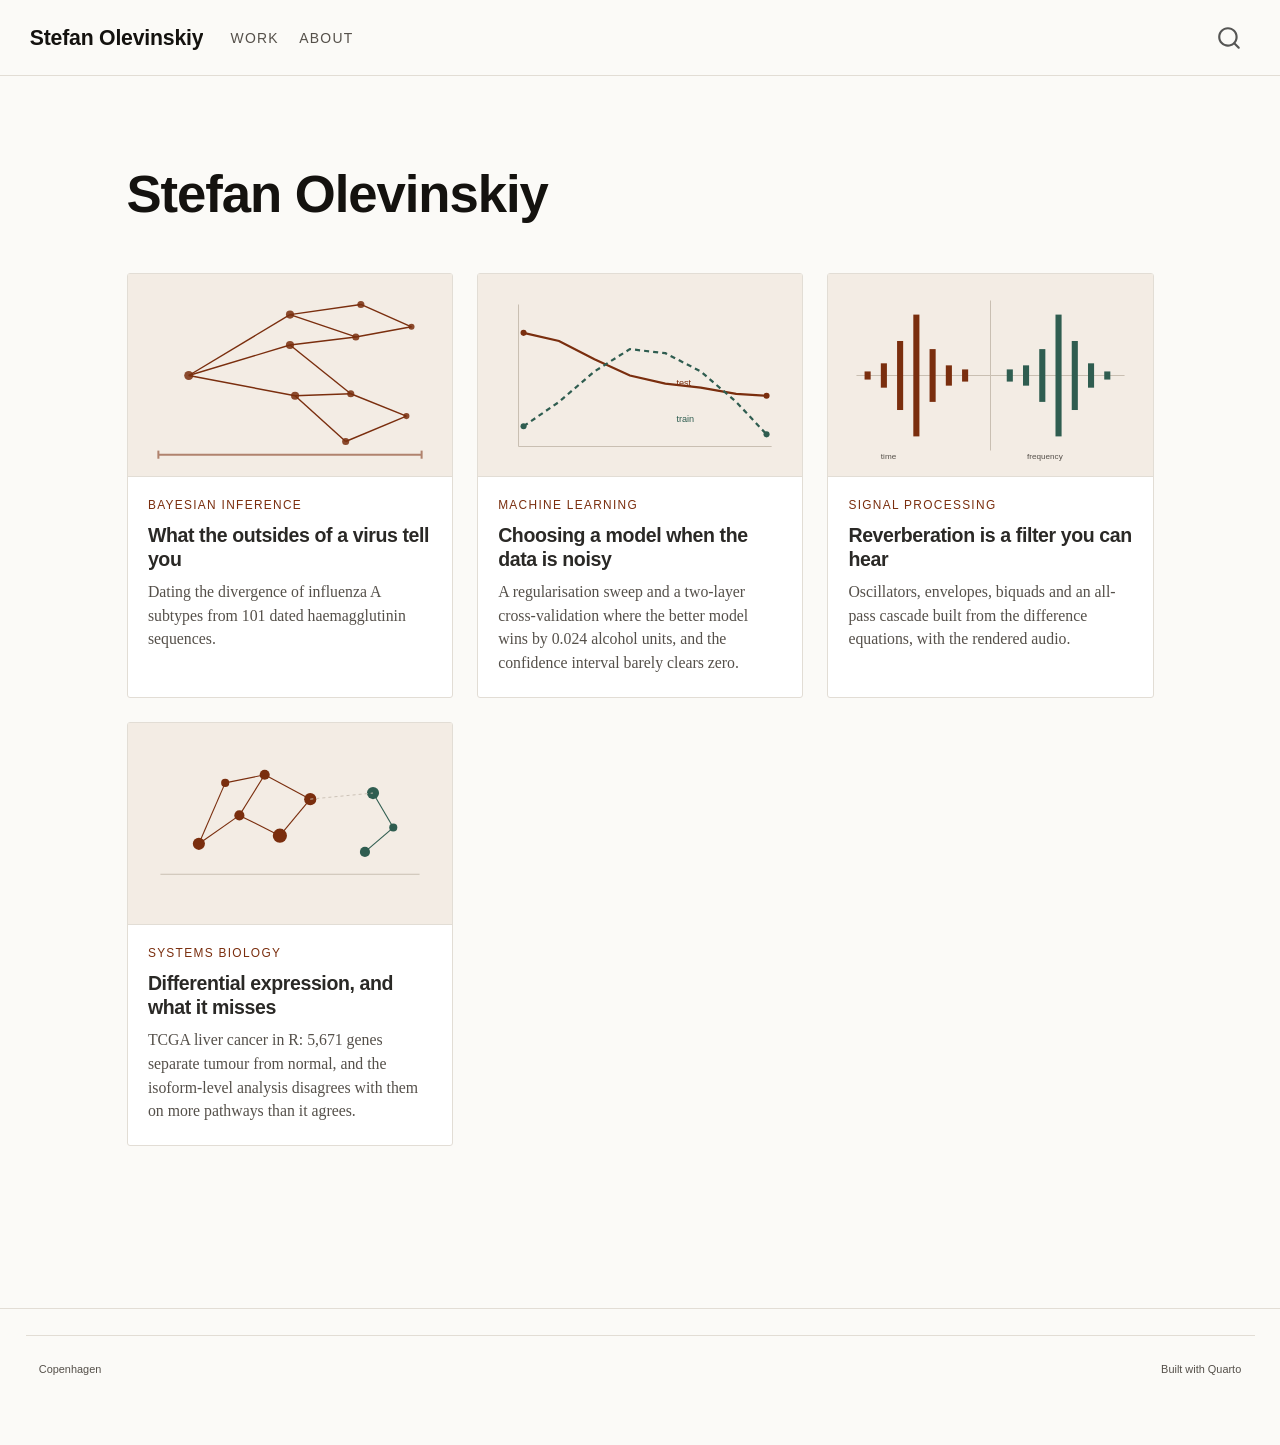
<file: docs/index.html>
<!DOCTYPE html>
<html xmlns="http://www.w3.org/1999/xhtml" lang="en" xml:lang="en"><head>

<meta charset="utf-8">
<meta name="generator" content="quarto-1.11.9">

<meta name="viewport" content="width=device-width, initial-scale=1.0, user-scalable=yes">


<title>Stefan Olevinskiy</title>
<style>
/* Default styles provided by pandoc.
** See https://pandoc.org/MANUAL.html#variables-for-html for config info.
*/
span.smallcaps{font-variant: small-caps;}
div.columns{display: flex; gap: 1.5em;}
div.column{flex: auto;}
@media screen {
div.columns{gap: min(4vw, 1.5em);}
div.column{overflow-x: auto;}
}
div.hanging-indent{margin-left: 1.5em; text-indent: -1.5em;}
ul.task-list{list-style: none;}
ul.task-list li input[type="checkbox"] {
  width: 0.8em;
  margin: 0 0.8em 0.2em -1em; /* quarto-specific, see https://github.com/quarto-dev/quarto-cli/issues/4556 */ 
  vertical-align: middle;
}
</style>


<script src="site_libs/quarto-nav/quarto-nav.js"></script>
<script src="site_libs/quarto-nav/headroom.min.js"></script>
<script src="site_libs/clipboard/clipboard.min.js"></script>
<script src="site_libs/quarto-search/autocomplete.umd.js"></script>
<script src="site_libs/quarto-search/fuse.min.js"></script>
<script src="site_libs/quarto-search/quarto-search.js"></script>
<meta name="quarto:offset" content="./">
<link href="./favicon.svg" rel="icon" type="image/svg+xml">
<script src="site_libs/quarto-html/quarto.js" type="module"></script>
<script src="site_libs/quarto-html/tabsets/tabsets.js" type="module"></script>
<script src="site_libs/quarto-html/scrollable-regions/scrollable-regions.js" type="module"></script>
<script src="site_libs/quarto-html/popper.min.js"></script>
<script src="site_libs/quarto-html/tippy.umd.min.js"></script>
<script src="site_libs/quarto-html/anchor.min.js"></script>
<link href="site_libs/quarto-html/tippy.css" rel="stylesheet">
<link href="site_libs/quarto-html/quarto-syntax-highlighting-63b5708e65d6cd79cd7618c58d0c21e7.css" rel="stylesheet" id="quarto-text-highlighting-styles">
<script src="site_libs/bootstrap/bootstrap.min.js"></script>
<link href="site_libs/bootstrap/bootstrap-icons.css" rel="stylesheet">
<link href="site_libs/bootstrap/bootstrap-ece60857ce3ac3906505e900c4ff7413.min.css" rel="stylesheet" append-hash="true" id="quarto-bootstrap" data-mode="light">
<script id="quarto-search-options" type="application/json">{
  "location": "navbar",
  "copy-button": false,
  "collapse-after": 3,
  "panel-placement": "end",
  "type": "overlay",
  "limit": 50,
  "keyboard-shortcut": [
    "f",
    "/",
    "s"
  ],
  "show-item-context": false,
  "language": {
    "search-no-results-text": "No results",
    "search-matching-documents-text": "matching documents",
    "search-copy-link-title": "Copy link to search",
    "search-hide-matches-text": "Hide additional matches",
    "search-more-match-text": "more match in this document",
    "search-more-matches-text": "more matches in this document",
    "search-clear-button-title": "Clear",
    "search-text-placeholder": "",
    "search-detached-cancel-button-title": "Cancel",
    "search-submit-button-title": "Submit",
    "search-label": "Search"
  }
}</script>


<link rel="stylesheet" href="styles.css">
</head>

<body class="nav-fixed fullcontent quarto-light"><a id="quarto-skip-link" class="visually-hidden-focusable" href="#quarto-document-content">Skip to main content</a>

<div id="quarto-search-results"></div>
  <header id="quarto-header" class="headroom fixed-top">
    <nav class="navbar navbar-expand-lg " data-bs-theme="dark" aria-label="Site">
      <div class="navbar-container container-fluid">
      <div class="navbar-brand-container mx-auto">
    <a class="navbar-brand" href="./index.html">
    <span class="navbar-title">Stefan Olevinskiy</span>
    </a>
  </div>
          <button class="navbar-toggler" type="button" data-bs-toggle="collapse" data-bs-target="#navbarCollapse" aria-controls="navbarCollapse" aria-expanded="false" aria-label="Toggle navigation" onclick="if (window.quartoToggleHeadroom) { window.quartoToggleHeadroom(); }">
  <span class="navbar-toggler-icon"></span>
</button>
          <div class="collapse navbar-collapse" id="navbarCollapse">
            <ul class="navbar-nav navbar-nav-scroll me-auto">
  <li class="nav-item">
    <a class="nav-link active" href="./index.html" aria-current="page"> 
<span class="menu-text">Work</span></a>
  </li>  
  <li class="nav-item">
    <a class="nav-link" href="./about.html"> 
<span class="menu-text">About</span></a>
  </li>  
</ul>
          </div> <!-- /navcollapse -->
            <div class="quarto-navbar-tools">
</div>
            <div id="quarto-search" class="" title="Search"></div>
      </div> <!-- /container-fluid -->
    </nav>
</header>
<!-- content -->
<div id="quarto-content" class="quarto-container page-columns page-rows-contents page-layout-article page-navbar">
<!-- sidebar -->
<!-- margin-sidebar -->
    
<!-- main -->
<main class="content" id="quarto-document-content" tabindex="-1">

<header id="title-block-header" class="quarto-title-block default">
<div class="quarto-title">
<h1 class="title">Stefan Olevinskiy</h1>
</div>



<div class="quarto-title-meta">

    
  
    
  </div>
  


</header>


<div class="work">

  <article class="piece">
    <a class="piece-link" href="articles/outsides.html">
      <div class="thumb"><img src="thumb-outsides.svg" alt=""></div>
      <div class="body">
        <div class="kicker">Bayesian inference</div>
        <h3 class="piece-title anchored">What the outsides of a virus tell you</h3>
        <p class="piece-desc">Dating the divergence of influenza A subtypes from 101 dated haemagglutinin sequences.</p>
      </div>
    </a>
  </article>

  <article class="piece">
    <a class="piece-link" href="articles/models.html">
      <div class="thumb"><img src="thumb-models.svg" alt=""></div>
      <div class="body">
        <div class="kicker">Machine learning</div>
        <h3 class="piece-title anchored">Choosing a model when the data is noisy</h3>
        <p class="piece-desc">A regularisation sweep and a two-layer cross-validation where the better model wins by 0.024 alcohol units, and the confidence interval barely clears zero.</p>
      </div>
    </a>
  </article>

  <article class="piece">
    <a class="piece-link" href="articles/signal.html">
      <div class="thumb"><img src="thumb-signal.svg" alt=""></div>
      <div class="body">
        <div class="kicker">Signal processing</div>
        <h3 class="piece-title anchored">Reverberation is a filter you can hear</h3>
        <p class="piece-desc">Oscillators, envelopes, biquads and an all-pass cascade built from the difference equations, with the rendered audio.</p>
      </div>
    </a>
  </article>

  <article class="piece">
    <a class="piece-link" href="articles/systems.html">
      <div class="thumb"><img src="thumb-systems.svg" alt=""></div>
      <div class="body">
        <div class="kicker">Systems biology</div>
        <h3 class="piece-title anchored">Differential expression, and what it misses</h3>
        <p class="piece-desc">TCGA liver cancer in R: 5,671 genes separate tumour from normal, and the isoform-level analysis disagrees with them on more pathways than it agrees.</p>
      </div>
    </a>
  </article>

</div>



</main> <!-- /main -->
<script id="quarto-html-after-body" type="application/javascript">
  window.document.addEventListener("DOMContentLoaded", function (event) {
    const icon = "";
    const anchorJS = new window.AnchorJS();
    anchorJS.options = {
      placement: 'right',
      icon: icon
    };
    anchorJS.add('.anchored');
    const isCodeAnnotation = (el) => {
      for (const clz of el.classList) {
        if (clz.startsWith('code-annotation-')) {                     
          return true;
        }
      }
      return false;
    }
    const onCopySuccess = function(e) {
      // button target
      const button = e.trigger;
      // don't keep focus
      button.blur();
      // flash "checked"
      button.classList.add('code-copy-button-checked');
      var currentTitle = button.getAttribute("title");
      button.setAttribute("title", "Copied!");
      let tooltip;
      if (window.bootstrap) {
        button.setAttribute("data-bs-toggle", "tooltip");
        button.setAttribute("data-bs-placement", "left");
        button.setAttribute("data-bs-title", "Copied!");
        tooltip = new bootstrap.Tooltip(button, 
          { trigger: "manual", 
            customClass: "code-copy-button-tooltip",
            offset: [0, -8]});
        tooltip.show();    
      }
      setTimeout(function() {
        if (tooltip) {
          tooltip.hide();
          button.removeAttribute("data-bs-title");
          button.removeAttribute("data-bs-toggle");
          button.removeAttribute("data-bs-placement");
        }
        button.setAttribute("title", currentTitle);
        button.classList.remove('code-copy-button-checked');
      }, 1000);
      // clear code selection
      e.clearSelection();
    }
    const getTextToCopy = function(trigger) {
      const outerScaffold = trigger.parentElement.cloneNode(true);
      const codeEl = outerScaffold.querySelector('code');
      for (const childEl of codeEl.children) {
        if (isCodeAnnotation(childEl)) {
          childEl.remove();
        }
      }
      return codeEl.innerText;
    }
    const clipboard = new window.ClipboardJS('.code-copy-button:not([data-in-quarto-modal])', {
      text: getTextToCopy
    });
    clipboard.on('success', onCopySuccess);
    if (window.document.getElementById('quarto-embedded-source-code-modal')) {
      const clipboardModal = new window.ClipboardJS('.code-copy-button[data-in-quarto-modal]', {
        text: getTextToCopy,
        container: window.document.getElementById('quarto-embedded-source-code-modal')
      });
      clipboardModal.on('success', onCopySuccess);
    }
      var localhostRegex = new RegExp(/^(?:http|https):\/\/localhost\:?[0-9]*\//);
      var mailtoRegex = new RegExp(/^mailto:/);
        var filterRegex = new RegExp('/' + window.location.host + '/');
      var isInternal = (href) => {
          return filterRegex.test(href) || localhostRegex.test(href) || mailtoRegex.test(href);
      }
      // Inspect non-navigation links and adorn them if external
      window.quartoDecorateExternalLinks = function (root) {
     var links = (root || window.document).querySelectorAll('a[href]:not(.nav-link):not(.navbar-brand):not(.toc-action):not(.sidebar-link):not(.sidebar-item-toggle):not(.pagination-link):not(.no-external):not([aria-hidden]):not(.dropdown-item):not(.quarto-navigation-tool):not(.about-link)');
      for (var i=0; i<links.length; i++) {
        const link = links[i];
        if (!isInternal(link.href)) {
          // undo the damage that might have been done by quarto-nav.js in the case of
          // links that we want to consider external
          if (link.dataset.originalHref !== undefined) {
            link.href = link.dataset.originalHref;
          }
          if (!link.classList.contains('no-external-icon')) {
          }
        }
      }
      };
      window.quartoDecorateExternalLinks(window.document);
    // Esc closes the popup (WCAG 1.4.13) and focus leaving both trigger and
    // popup closes it (WCAG 2.4.11); tippy handles neither for interactive popups.
    const hideOnEscAndFocusOut = {
      name: 'hideOnEscAndFocusOut',
      defaultValue: true,
      fn(instance) {
        const dismiss = () => {
          // A show scheduled by the trigger delay would otherwise reopen it
          instance.clearDelayTimeouts();
          instance.hide();
        };
        const onKeyDown = (event) => {
          if (event.key !== 'Escape') {
            return;
          }
          // Keep Esc from also reaching page handlers (e.g. reveal.js overview),
          // except an open reveal.js slide menu, which Esc should close too.
          // The menu handles keys only when its keyboard option is on.
          const menuHandlesEsc = window.Reveal?.getPlugin?.('menu')?.isOpen() &&
            window.Reveal.getConfig().menu?.keyboard !== false;
          if (!menuHandlesEsc) {
            event.stopPropagation();
          }
          if (instance.popper.contains(window.document.activeElement)) {
            // Disabled while refocusing so the focus trigger does not reopen it
            instance.disable();
            instance.reference.focus();
            instance.enable();
          }
          dismiss();
        };
        const onFocusOut = (event) => {
          const target = event.relatedTarget;
          if (target && !instance.reference.contains(target) &&
              !instance.popper.contains(target)) {
            dismiss();
          }
        };
        // On the trigger too: a click trigger (code-annotations: select) has no
        // blur handling. Attached for the instance's lifetime so leaving the
        // trigger also cancels a show still pending on the trigger delay.
        instance.reference.addEventListener('focusout', onFocusOut);
        return {
          onShow() {
            window.document.addEventListener('keydown', onKeyDown, true);
            instance.popper.addEventListener('focusout', onFocusOut);
          },
          onHide() {
            window.document.removeEventListener('keydown', onKeyDown, true);
            instance.popper.removeEventListener('focusout', onFocusOut);
          },
          onDestroy() {
            instance.reference.removeEventListener('focusout', onFocusOut);
          },
        };
      },
    };
    function tippyHover(el, contentFn, onTriggerFn, onUntriggerFn) {
      const config = {
        allowHTML: true,
        maxWidth: 500,
        delay: 100,
        arrow: false,
        appendTo: function(el) {
            return el.parentElement;
        },
        interactive: true,
        interactiveBorder: 10,
        theme: 'quarto',
        placement: 'bottom-start',
        plugins: [hideOnEscAndFocusOut],
      };
      if (contentFn) {
        config.content = contentFn;
      }
      if (onTriggerFn) {
        config.onTrigger = onTriggerFn;
      }
      if (onUntriggerFn) {
        config.onUntrigger = onUntriggerFn;
      }
      window.tippy(el, config); 
    }
    const noterefs = window.document.querySelectorAll('a[role="doc-noteref"]');
    for (var i=0; i<noterefs.length; i++) {
      const ref = noterefs[i];
      tippyHover(ref, function() {
        // use id or data attribute instead here
        let href = ref.getAttribute('data-footnote-href') || ref.getAttribute('href');
        try { href = new URL(href).hash; } catch {}
        const id = href.replace(/^#\/?/, "");
        const note = window.document.getElementById(id);
        if (note) {
          return note.innerHTML;
        } else {
          return "";
        }
      });
    }
    const xrefs = window.document.querySelectorAll('a.quarto-xref');
    const processXRef = (id, note) => {
      // Strip column container classes
      const stripColumnClz = (el) => {
        el.classList.remove("page-full", "page-columns");
        if (el.children) {
          for (const child of el.children) {
            stripColumnClz(child);
          }
        }
      }
      stripColumnClz(note)
      if (id === null || id.startsWith('sec-')) {
        // Special case sections, only their first couple elements
        const container = document.createElement("div");
        if (note.children && note.children.length > 2) {
          container.appendChild(note.children[0].cloneNode(true));
          for (let i = 1; i < note.children.length; i++) {
            const child = note.children[i];
            if (child.tagName === "P" && child.innerText === "") {
              continue;
            } else {
              container.appendChild(child.cloneNode(true));
              break;
            }
          }
          if (window.Quarto?.typesetMath) {
            window.Quarto.typesetMath(container);
          }
          return container.innerHTML
        } else {
          if (window.Quarto?.typesetMath) {
            window.Quarto.typesetMath(note);
          }
          return note.innerHTML;
        }
      } else {
        // Remove any anchor links if they are present
        const anchorLink = note.querySelector('a.anchorjs-link');
        if (anchorLink) {
          anchorLink.remove();
        }
        if (window.Quarto?.typesetMath) {
          window.Quarto.typesetMath(note);
        }
        if (note.classList.contains("callout")) {
          return note.outerHTML;
        } else {
          return note.innerHTML;
        }
      }
    }
    for (var i=0; i<xrefs.length; i++) {
      const xref = xrefs[i];
      tippyHover(xref, undefined, function(instance) {
        instance.disable();
        let url = xref.getAttribute('href');
        let hash = undefined; 
        if (url.startsWith('#')) {
          hash = url;
        } else {
          try { hash = new URL(url).hash; } catch {}
        }
        if (hash) {
          const id = hash.replace(/^#\/?/, "");
          const note = window.document.getElementById(id);
          if (note !== null) {
            try {
              const html = processXRef(id, note.cloneNode(true));
              instance.setContent(html);
            } finally {
              instance.enable();
              instance.show();
            }
          } else {
            // See if we can fetch this
            fetch(url.split('#')[0])
            .then(res => res.text())
            .then(html => {
              const parser = new DOMParser();
              const htmlDoc = parser.parseFromString(html, "text/html");
              const note = htmlDoc.getElementById(id);
              if (note !== null) {
                const html = processXRef(id, note);
                instance.setContent(html);
              } 
            }).finally(() => {
              instance.enable();
              instance.show();
            });
          }
        } else {
          // See if we can fetch a full url (with no hash to target)
          // This is a special case and we should probably do some content thinning / targeting
          fetch(url)
          .then(res => res.text())
          .then(html => {
            const parser = new DOMParser();
            const htmlDoc = parser.parseFromString(html, "text/html");
            const note = htmlDoc.querySelector('main.content');
            if (note !== null) {
              // This should only happen for chapter cross references
              // (since there is no id in the URL)
              // remove the first header
              if (note.children.length > 0 && note.children[0].tagName === "HEADER") {
                note.children[0].remove();
              }
              const html = processXRef(null, note);
              instance.setContent(html);
            } 
          }).finally(() => {
            instance.enable();
            instance.show();
          });
        }
      }, function(instance) {
      });
    }
        let selectedAnnoteEl;
        const selectorForAnnotation = ( cell, annotation) => {
          let cellAttr = 'data-code-cell="' + cell + '"';
          let lineAttr = 'data-code-annotation="' +  annotation + '"';
          const selector = 'span[' + cellAttr + '][' + lineAttr + ']';
          return selector;
        }
        const selectCodeLines = (annoteEl) => {
          const doc = window.document;
          const targetCell = annoteEl.getAttribute("data-target-cell");
          const targetAnnotation = annoteEl.getAttribute("data-target-annotation");
          const annoteSpan = window.document.querySelector(selectorForAnnotation(targetCell, targetAnnotation));
          const lines = annoteSpan.getAttribute("data-code-lines").split(",");
          const lineIds = lines.map((line) => {
            return targetCell + "-" + line;
          })
          // Each band is positioned against its own containing block, which is
          // not the offsetParent of the lines, so place it from client rects.
          const placeBand = (band, firstEl, lastEl, codeBlock) => {
            const container = band.offsetParent;
            if (container === null) {
              return;
            }
            const containerRect = container.getBoundingClientRect();
            // Reveal.js scales slides with a transform, so convert client
            // pixels back to the CSS pixels of the container.
            const scale = containerRect.height / container.offsetHeight || 1;
            const firstRect = firstEl.getBoundingClientRect();
            const lastRect = lastEl.getBoundingClientRect();
            const top = (firstRect.top - containerRect.top) / scale - container.clientTop + container.scrollTop;
            const height = (lastRect.bottom - firstRect.top) / scale;
            band.style.top = top - 2 + "px";
            band.style.height = height + 4 + "px";
            if (codeBlock) {
              // Without the copy button wrapper, the containing block is wider
              // than the code block, so span the code block explicitly.
              const blockRect = codeBlock.getBoundingClientRect();
              band.style.left = (blockRect.left - containerRect.left) / scale - container.clientLeft + container.scrollLeft + "px";
              band.style.width = blockRect.width / scale + "px";
            }
          };
          if (lineIds.length > 0) {
            const el = window.document.getElementById(lineIds[0]);
            const lastEl = window.document.getElementById(lineIds[lineIds.length - 1]);
            const parent = el.parentElement.parentElement;
            // cook up a div (if necessary) and position it
            let div = window.document.getElementById("code-annotation-line-highlight");
            if (div === null) {
              div = window.document.createElement("div");
              div.setAttribute("id", "code-annotation-line-highlight");
              div.style.position = 'absolute';
              parent.appendChild(div);
            }
            placeBand(div, el, lastEl, parent.closest("div.sourceCode") || parent);
            let gutterDiv = window.document.getElementById("code-annotation-line-highlight-gutter");
            if (gutterDiv === null) {
              gutterDiv = window.document.createElement("div");
              gutterDiv.setAttribute("id", "code-annotation-line-highlight-gutter");
              gutterDiv.style.position = 'absolute';
              const codeCell = window.document.getElementById(targetCell);
              const gutter = codeCell.querySelector('.code-annotation-gutter');
              gutter.appendChild(gutterDiv);
            }
            placeBand(gutterDiv, el, lastEl);
            selectedAnnoteEl = annoteEl;
          }
        };
        const unselectCodeLines = () => {
          const elementsIds = ["code-annotation-line-highlight", "code-annotation-line-highlight-gutter"];
          elementsIds.forEach((elId) => {
            const div = window.document.getElementById(elId);
            if (div) {
              div.remove();
            }
          });
          selectedAnnoteEl = undefined;
        };
          // Handle positioning of the toggle
      window.addEventListener(
        "resize",
        throttle(() => {
          elRect = undefined;
          if (selectedAnnoteEl) {
            selectCodeLines(selectedAnnoteEl);
          }
        }, 10)
      );
      function throttle(fn, ms) {
      let throttle = false;
      let timer;
        return (...args) => {
          if(!throttle) { // first call gets through
              fn.apply(this, args);
              throttle = true;
          } else { // all the others get throttled
              if(timer) clearTimeout(timer); // cancel #2
              timer = setTimeout(() => {
                fn.apply(this, args);
                timer = throttle = false;
              }, ms);
          }
        };
      }
        // Attach click handler to the DT
        const annoteDls = window.document.querySelectorAll('dt[data-target-cell]');
        for (const annoteDlNode of annoteDls) {
          annoteDlNode.addEventListener('click', (event) => {
            const clickedEl = event.target;
            if (clickedEl !== selectedAnnoteEl) {
              unselectCodeLines();
              const activeEl = window.document.querySelector('dt[data-target-cell].code-annotation-active');
              if (activeEl) {
                activeEl.classList.remove('code-annotation-active');
              }
              selectCodeLines(clickedEl);
              clickedEl.classList.add('code-annotation-active');
            } else {
              // Unselect the line
              unselectCodeLines();
              clickedEl.classList.remove('code-annotation-active');
            }
          });
        }
    const findCites = (el) => {
      const parentEl = el.parentElement;
      if (parentEl) {
        const cites = parentEl.dataset.cites;
        if (cites) {
          return {
            el,
            cites: cites.split(' ')
          };
        } else {
          return findCites(el.parentElement)
        }
      } else {
        return undefined;
      }
    };
    var bibliorefs = window.document.querySelectorAll('a[role="doc-biblioref"]');
    for (var i=0; i<bibliorefs.length; i++) {
      const ref = bibliorefs[i];
      const citeInfo = findCites(ref);
      if (citeInfo) {
        tippyHover(citeInfo.el, function() {
          var popup = window.document.createElement('div');
          citeInfo.cites.forEach(function(cite) {
            var citeDiv = window.document.createElement('div');
            citeDiv.classList.add('hanging-indent');
            citeDiv.classList.add('csl-entry');
            var biblioDiv = window.document.getElementById('ref-' + cite);
            if (biblioDiv) {
              citeDiv.innerHTML = biblioDiv.innerHTML;
            }
            popup.appendChild(citeDiv);
          });
          return popup.innerHTML;
        });
      }
    }
  });
  </script>
  <script type="application/javascript">
  window.quartoScrollableRegionsLabels = {"code":"Scrollable code","output":"Scrollable output"};
  </script>
</div> <!-- /content -->
<footer class="footer">
  <div class="nav-footer">
    <div class="nav-footer-left">
<p>Copenhagen</p>
</div>   
    <div class="nav-footer-center">
      &nbsp;
    </div>
    <div class="nav-footer-right">
<p>Built with Quarto</p>
</div>
  </div>
</footer>




</body></html>
</file>
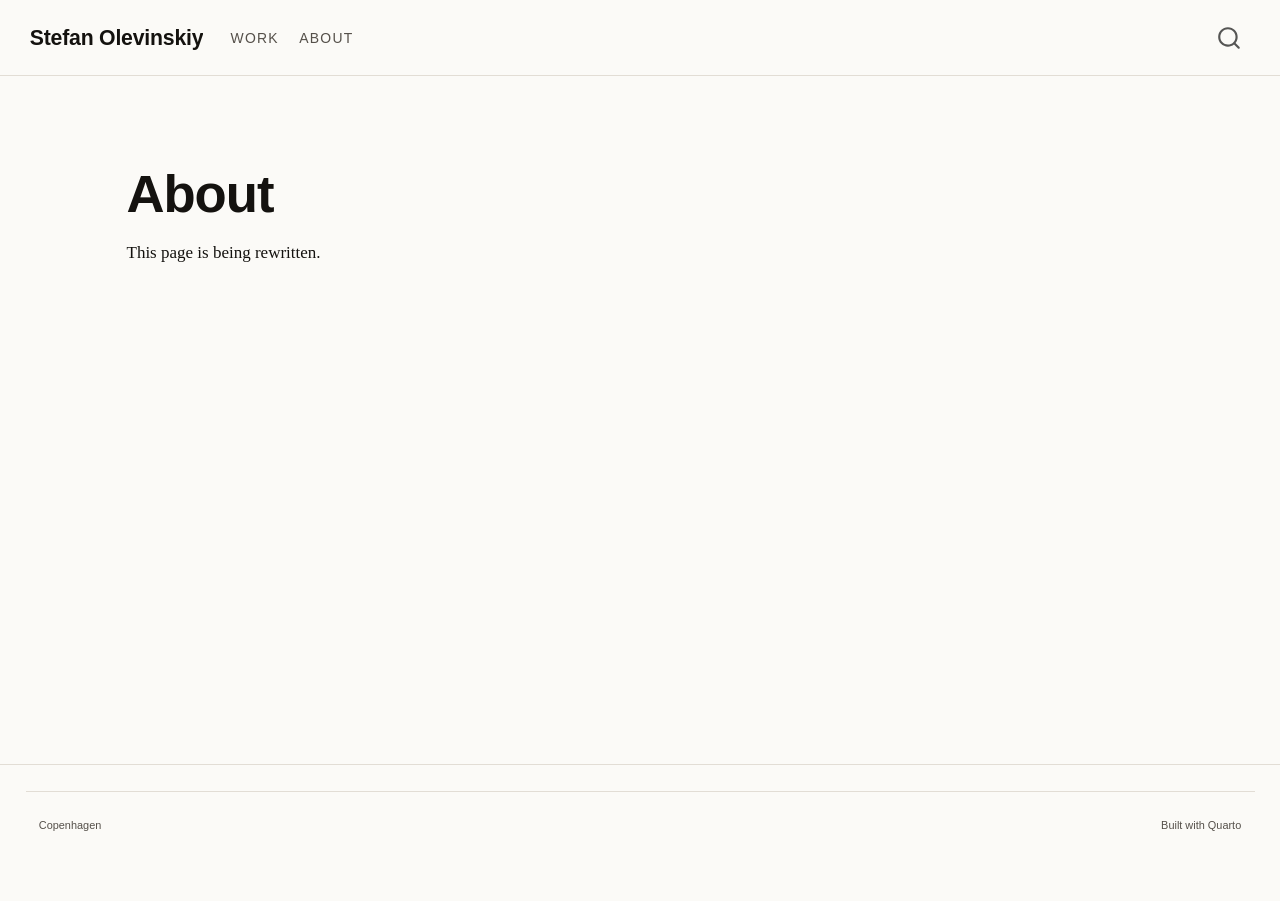
<file: docs/about.html>
<!DOCTYPE html>
<html xmlns="http://www.w3.org/1999/xhtml" lang="en" xml:lang="en"><head>

<meta charset="utf-8">
<meta name="generator" content="quarto-1.11.9">

<meta name="viewport" content="width=device-width, initial-scale=1.0, user-scalable=yes">


<title>About – Stefan Olevinskiy</title>
<style>
/* Default styles provided by pandoc.
** See https://pandoc.org/MANUAL.html#variables-for-html for config info.
*/
span.smallcaps{font-variant: small-caps;}
div.columns{display: flex; gap: 1.5em;}
div.column{flex: auto;}
@media screen {
div.columns{gap: min(4vw, 1.5em);}
div.column{overflow-x: auto;}
}
div.hanging-indent{margin-left: 1.5em; text-indent: -1.5em;}
ul.task-list{list-style: none;}
ul.task-list li input[type="checkbox"] {
  width: 0.8em;
  margin: 0 0.8em 0.2em -1em; /* quarto-specific, see https://github.com/quarto-dev/quarto-cli/issues/4556 */ 
  vertical-align: middle;
}
</style>


<script src="site_libs/quarto-nav/quarto-nav.js"></script>
<script src="site_libs/quarto-nav/headroom.min.js"></script>
<script src="site_libs/clipboard/clipboard.min.js"></script>
<script src="site_libs/quarto-search/autocomplete.umd.js"></script>
<script src="site_libs/quarto-search/fuse.min.js"></script>
<script src="site_libs/quarto-search/quarto-search.js"></script>
<meta name="quarto:offset" content="./">
<link href="./favicon.svg" rel="icon" type="image/svg+xml">
<script src="site_libs/quarto-html/quarto.js" type="module"></script>
<script src="site_libs/quarto-html/tabsets/tabsets.js" type="module"></script>
<script src="site_libs/quarto-html/scrollable-regions/scrollable-regions.js" type="module"></script>
<script src="site_libs/quarto-html/popper.min.js"></script>
<script src="site_libs/quarto-html/tippy.umd.min.js"></script>
<script src="site_libs/quarto-html/anchor.min.js"></script>
<link href="site_libs/quarto-html/tippy.css" rel="stylesheet">
<link href="site_libs/quarto-html/quarto-syntax-highlighting-63b5708e65d6cd79cd7618c58d0c21e7.css" rel="stylesheet" id="quarto-text-highlighting-styles">
<script src="site_libs/bootstrap/bootstrap.min.js"></script>
<link href="site_libs/bootstrap/bootstrap-icons.css" rel="stylesheet">
<link href="site_libs/bootstrap/bootstrap-ece60857ce3ac3906505e900c4ff7413.min.css" rel="stylesheet" append-hash="true" id="quarto-bootstrap" data-mode="light">
<script id="quarto-search-options" type="application/json">{
  "location": "navbar",
  "copy-button": false,
  "collapse-after": 3,
  "panel-placement": "end",
  "type": "overlay",
  "limit": 50,
  "keyboard-shortcut": [
    "f",
    "/",
    "s"
  ],
  "show-item-context": false,
  "language": {
    "search-no-results-text": "No results",
    "search-matching-documents-text": "matching documents",
    "search-copy-link-title": "Copy link to search",
    "search-hide-matches-text": "Hide additional matches",
    "search-more-match-text": "more match in this document",
    "search-more-matches-text": "more matches in this document",
    "search-clear-button-title": "Clear",
    "search-text-placeholder": "",
    "search-detached-cancel-button-title": "Cancel",
    "search-submit-button-title": "Submit",
    "search-label": "Search"
  }
}</script>


<link rel="stylesheet" href="styles.css">
</head>

<body class="nav-fixed fullcontent quarto-light"><a id="quarto-skip-link" class="visually-hidden-focusable" href="#quarto-document-content">Skip to main content</a>

<div id="quarto-search-results"></div>
  <header id="quarto-header" class="headroom fixed-top">
    <nav class="navbar navbar-expand-lg " data-bs-theme="dark" aria-label="Site">
      <div class="navbar-container container-fluid">
      <div class="navbar-brand-container mx-auto">
    <a class="navbar-brand" href="./index.html">
    <span class="navbar-title">Stefan Olevinskiy</span>
    </a>
  </div>
          <button class="navbar-toggler" type="button" data-bs-toggle="collapse" data-bs-target="#navbarCollapse" aria-controls="navbarCollapse" aria-expanded="false" aria-label="Toggle navigation" onclick="if (window.quartoToggleHeadroom) { window.quartoToggleHeadroom(); }">
  <span class="navbar-toggler-icon"></span>
</button>
          <div class="collapse navbar-collapse" id="navbarCollapse">
            <ul class="navbar-nav navbar-nav-scroll me-auto">
  <li class="nav-item">
    <a class="nav-link" href="./index.html"> 
<span class="menu-text">Work</span></a>
  </li>  
  <li class="nav-item">
    <a class="nav-link active" href="./about.html" aria-current="page"> 
<span class="menu-text">About</span></a>
  </li>  
</ul>
          </div> <!-- /navcollapse -->
            <div class="quarto-navbar-tools">
</div>
            <div id="quarto-search" class="" title="Search"></div>
      </div> <!-- /container-fluid -->
    </nav>
</header>
<!-- content -->
<div id="quarto-content" class="quarto-container page-columns page-rows-contents page-layout-article page-navbar">
<!-- sidebar -->
<!-- margin-sidebar -->
    
<!-- main -->
<main class="content" id="quarto-document-content" tabindex="-1">

<header id="title-block-header" class="quarto-title-block default">
<div class="quarto-title">
<h1 class="title">About</h1>
</div>



<div class="quarto-title-meta">

    
  
    
  </div>
  


</header>


<p>This page is being rewritten.</p>



</main> <!-- /main -->
<script id="quarto-html-after-body" type="application/javascript">
  window.document.addEventListener("DOMContentLoaded", function (event) {
    const icon = "";
    const anchorJS = new window.AnchorJS();
    anchorJS.options = {
      placement: 'right',
      icon: icon
    };
    anchorJS.add('.anchored');
    const isCodeAnnotation = (el) => {
      for (const clz of el.classList) {
        if (clz.startsWith('code-annotation-')) {                     
          return true;
        }
      }
      return false;
    }
    const onCopySuccess = function(e) {
      // button target
      const button = e.trigger;
      // don't keep focus
      button.blur();
      // flash "checked"
      button.classList.add('code-copy-button-checked');
      var currentTitle = button.getAttribute("title");
      button.setAttribute("title", "Copied!");
      let tooltip;
      if (window.bootstrap) {
        button.setAttribute("data-bs-toggle", "tooltip");
        button.setAttribute("data-bs-placement", "left");
        button.setAttribute("data-bs-title", "Copied!");
        tooltip = new bootstrap.Tooltip(button, 
          { trigger: "manual", 
            customClass: "code-copy-button-tooltip",
            offset: [0, -8]});
        tooltip.show();    
      }
      setTimeout(function() {
        if (tooltip) {
          tooltip.hide();
          button.removeAttribute("data-bs-title");
          button.removeAttribute("data-bs-toggle");
          button.removeAttribute("data-bs-placement");
        }
        button.setAttribute("title", currentTitle);
        button.classList.remove('code-copy-button-checked');
      }, 1000);
      // clear code selection
      e.clearSelection();
    }
    const getTextToCopy = function(trigger) {
      const outerScaffold = trigger.parentElement.cloneNode(true);
      const codeEl = outerScaffold.querySelector('code');
      for (const childEl of codeEl.children) {
        if (isCodeAnnotation(childEl)) {
          childEl.remove();
        }
      }
      return codeEl.innerText;
    }
    const clipboard = new window.ClipboardJS('.code-copy-button:not([data-in-quarto-modal])', {
      text: getTextToCopy
    });
    clipboard.on('success', onCopySuccess);
    if (window.document.getElementById('quarto-embedded-source-code-modal')) {
      const clipboardModal = new window.ClipboardJS('.code-copy-button[data-in-quarto-modal]', {
        text: getTextToCopy,
        container: window.document.getElementById('quarto-embedded-source-code-modal')
      });
      clipboardModal.on('success', onCopySuccess);
    }
      var localhostRegex = new RegExp(/^(?:http|https):\/\/localhost\:?[0-9]*\//);
      var mailtoRegex = new RegExp(/^mailto:/);
        var filterRegex = new RegExp('/' + window.location.host + '/');
      var isInternal = (href) => {
          return filterRegex.test(href) || localhostRegex.test(href) || mailtoRegex.test(href);
      }
      // Inspect non-navigation links and adorn them if external
      window.quartoDecorateExternalLinks = function (root) {
     var links = (root || window.document).querySelectorAll('a[href]:not(.nav-link):not(.navbar-brand):not(.toc-action):not(.sidebar-link):not(.sidebar-item-toggle):not(.pagination-link):not(.no-external):not([aria-hidden]):not(.dropdown-item):not(.quarto-navigation-tool):not(.about-link)');
      for (var i=0; i<links.length; i++) {
        const link = links[i];
        if (!isInternal(link.href)) {
          // undo the damage that might have been done by quarto-nav.js in the case of
          // links that we want to consider external
          if (link.dataset.originalHref !== undefined) {
            link.href = link.dataset.originalHref;
          }
          if (!link.classList.contains('no-external-icon')) {
          }
        }
      }
      };
      window.quartoDecorateExternalLinks(window.document);
    // Esc closes the popup (WCAG 1.4.13) and focus leaving both trigger and
    // popup closes it (WCAG 2.4.11); tippy handles neither for interactive popups.
    const hideOnEscAndFocusOut = {
      name: 'hideOnEscAndFocusOut',
      defaultValue: true,
      fn(instance) {
        const dismiss = () => {
          // A show scheduled by the trigger delay would otherwise reopen it
          instance.clearDelayTimeouts();
          instance.hide();
        };
        const onKeyDown = (event) => {
          if (event.key !== 'Escape') {
            return;
          }
          // Keep Esc from also reaching page handlers (e.g. reveal.js overview),
          // except an open reveal.js slide menu, which Esc should close too.
          // The menu handles keys only when its keyboard option is on.
          const menuHandlesEsc = window.Reveal?.getPlugin?.('menu')?.isOpen() &&
            window.Reveal.getConfig().menu?.keyboard !== false;
          if (!menuHandlesEsc) {
            event.stopPropagation();
          }
          if (instance.popper.contains(window.document.activeElement)) {
            // Disabled while refocusing so the focus trigger does not reopen it
            instance.disable();
            instance.reference.focus();
            instance.enable();
          }
          dismiss();
        };
        const onFocusOut = (event) => {
          const target = event.relatedTarget;
          if (target && !instance.reference.contains(target) &&
              !instance.popper.contains(target)) {
            dismiss();
          }
        };
        // On the trigger too: a click trigger (code-annotations: select) has no
        // blur handling. Attached for the instance's lifetime so leaving the
        // trigger also cancels a show still pending on the trigger delay.
        instance.reference.addEventListener('focusout', onFocusOut);
        return {
          onShow() {
            window.document.addEventListener('keydown', onKeyDown, true);
            instance.popper.addEventListener('focusout', onFocusOut);
          },
          onHide() {
            window.document.removeEventListener('keydown', onKeyDown, true);
            instance.popper.removeEventListener('focusout', onFocusOut);
          },
          onDestroy() {
            instance.reference.removeEventListener('focusout', onFocusOut);
          },
        };
      },
    };
    function tippyHover(el, contentFn, onTriggerFn, onUntriggerFn) {
      const config = {
        allowHTML: true,
        maxWidth: 500,
        delay: 100,
        arrow: false,
        appendTo: function(el) {
            return el.parentElement;
        },
        interactive: true,
        interactiveBorder: 10,
        theme: 'quarto',
        placement: 'bottom-start',
        plugins: [hideOnEscAndFocusOut],
      };
      if (contentFn) {
        config.content = contentFn;
      }
      if (onTriggerFn) {
        config.onTrigger = onTriggerFn;
      }
      if (onUntriggerFn) {
        config.onUntrigger = onUntriggerFn;
      }
      window.tippy(el, config); 
    }
    const noterefs = window.document.querySelectorAll('a[role="doc-noteref"]');
    for (var i=0; i<noterefs.length; i++) {
      const ref = noterefs[i];
      tippyHover(ref, function() {
        // use id or data attribute instead here
        let href = ref.getAttribute('data-footnote-href') || ref.getAttribute('href');
        try { href = new URL(href).hash; } catch {}
        const id = href.replace(/^#\/?/, "");
        const note = window.document.getElementById(id);
        if (note) {
          return note.innerHTML;
        } else {
          return "";
        }
      });
    }
    const xrefs = window.document.querySelectorAll('a.quarto-xref');
    const processXRef = (id, note) => {
      // Strip column container classes
      const stripColumnClz = (el) => {
        el.classList.remove("page-full", "page-columns");
        if (el.children) {
          for (const child of el.children) {
            stripColumnClz(child);
          }
        }
      }
      stripColumnClz(note)
      if (id === null || id.startsWith('sec-')) {
        // Special case sections, only their first couple elements
        const container = document.createElement("div");
        if (note.children && note.children.length > 2) {
          container.appendChild(note.children[0].cloneNode(true));
          for (let i = 1; i < note.children.length; i++) {
            const child = note.children[i];
            if (child.tagName === "P" && child.innerText === "") {
              continue;
            } else {
              container.appendChild(child.cloneNode(true));
              break;
            }
          }
          if (window.Quarto?.typesetMath) {
            window.Quarto.typesetMath(container);
          }
          return container.innerHTML
        } else {
          if (window.Quarto?.typesetMath) {
            window.Quarto.typesetMath(note);
          }
          return note.innerHTML;
        }
      } else {
        // Remove any anchor links if they are present
        const anchorLink = note.querySelector('a.anchorjs-link');
        if (anchorLink) {
          anchorLink.remove();
        }
        if (window.Quarto?.typesetMath) {
          window.Quarto.typesetMath(note);
        }
        if (note.classList.contains("callout")) {
          return note.outerHTML;
        } else {
          return note.innerHTML;
        }
      }
    }
    for (var i=0; i<xrefs.length; i++) {
      const xref = xrefs[i];
      tippyHover(xref, undefined, function(instance) {
        instance.disable();
        let url = xref.getAttribute('href');
        let hash = undefined; 
        if (url.startsWith('#')) {
          hash = url;
        } else {
          try { hash = new URL(url).hash; } catch {}
        }
        if (hash) {
          const id = hash.replace(/^#\/?/, "");
          const note = window.document.getElementById(id);
          if (note !== null) {
            try {
              const html = processXRef(id, note.cloneNode(true));
              instance.setContent(html);
            } finally {
              instance.enable();
              instance.show();
            }
          } else {
            // See if we can fetch this
            fetch(url.split('#')[0])
            .then(res => res.text())
            .then(html => {
              const parser = new DOMParser();
              const htmlDoc = parser.parseFromString(html, "text/html");
              const note = htmlDoc.getElementById(id);
              if (note !== null) {
                const html = processXRef(id, note);
                instance.setContent(html);
              } 
            }).finally(() => {
              instance.enable();
              instance.show();
            });
          }
        } else {
          // See if we can fetch a full url (with no hash to target)
          // This is a special case and we should probably do some content thinning / targeting
          fetch(url)
          .then(res => res.text())
          .then(html => {
            const parser = new DOMParser();
            const htmlDoc = parser.parseFromString(html, "text/html");
            const note = htmlDoc.querySelector('main.content');
            if (note !== null) {
              // This should only happen for chapter cross references
              // (since there is no id in the URL)
              // remove the first header
              if (note.children.length > 0 && note.children[0].tagName === "HEADER") {
                note.children[0].remove();
              }
              const html = processXRef(null, note);
              instance.setContent(html);
            } 
          }).finally(() => {
            instance.enable();
            instance.show();
          });
        }
      }, function(instance) {
      });
    }
        let selectedAnnoteEl;
        const selectorForAnnotation = ( cell, annotation) => {
          let cellAttr = 'data-code-cell="' + cell + '"';
          let lineAttr = 'data-code-annotation="' +  annotation + '"';
          const selector = 'span[' + cellAttr + '][' + lineAttr + ']';
          return selector;
        }
        const selectCodeLines = (annoteEl) => {
          const doc = window.document;
          const targetCell = annoteEl.getAttribute("data-target-cell");
          const targetAnnotation = annoteEl.getAttribute("data-target-annotation");
          const annoteSpan = window.document.querySelector(selectorForAnnotation(targetCell, targetAnnotation));
          const lines = annoteSpan.getAttribute("data-code-lines").split(",");
          const lineIds = lines.map((line) => {
            return targetCell + "-" + line;
          })
          // Each band is positioned against its own containing block, which is
          // not the offsetParent of the lines, so place it from client rects.
          const placeBand = (band, firstEl, lastEl, codeBlock) => {
            const container = band.offsetParent;
            if (container === null) {
              return;
            }
            const containerRect = container.getBoundingClientRect();
            // Reveal.js scales slides with a transform, so convert client
            // pixels back to the CSS pixels of the container.
            const scale = containerRect.height / container.offsetHeight || 1;
            const firstRect = firstEl.getBoundingClientRect();
            const lastRect = lastEl.getBoundingClientRect();
            const top = (firstRect.top - containerRect.top) / scale - container.clientTop + container.scrollTop;
            const height = (lastRect.bottom - firstRect.top) / scale;
            band.style.top = top - 2 + "px";
            band.style.height = height + 4 + "px";
            if (codeBlock) {
              // Without the copy button wrapper, the containing block is wider
              // than the code block, so span the code block explicitly.
              const blockRect = codeBlock.getBoundingClientRect();
              band.style.left = (blockRect.left - containerRect.left) / scale - container.clientLeft + container.scrollLeft + "px";
              band.style.width = blockRect.width / scale + "px";
            }
          };
          if (lineIds.length > 0) {
            const el = window.document.getElementById(lineIds[0]);
            const lastEl = window.document.getElementById(lineIds[lineIds.length - 1]);
            const parent = el.parentElement.parentElement;
            // cook up a div (if necessary) and position it
            let div = window.document.getElementById("code-annotation-line-highlight");
            if (div === null) {
              div = window.document.createElement("div");
              div.setAttribute("id", "code-annotation-line-highlight");
              div.style.position = 'absolute';
              parent.appendChild(div);
            }
            placeBand(div, el, lastEl, parent.closest("div.sourceCode") || parent);
            let gutterDiv = window.document.getElementById("code-annotation-line-highlight-gutter");
            if (gutterDiv === null) {
              gutterDiv = window.document.createElement("div");
              gutterDiv.setAttribute("id", "code-annotation-line-highlight-gutter");
              gutterDiv.style.position = 'absolute';
              const codeCell = window.document.getElementById(targetCell);
              const gutter = codeCell.querySelector('.code-annotation-gutter');
              gutter.appendChild(gutterDiv);
            }
            placeBand(gutterDiv, el, lastEl);
            selectedAnnoteEl = annoteEl;
          }
        };
        const unselectCodeLines = () => {
          const elementsIds = ["code-annotation-line-highlight", "code-annotation-line-highlight-gutter"];
          elementsIds.forEach((elId) => {
            const div = window.document.getElementById(elId);
            if (div) {
              div.remove();
            }
          });
          selectedAnnoteEl = undefined;
        };
          // Handle positioning of the toggle
      window.addEventListener(
        "resize",
        throttle(() => {
          elRect = undefined;
          if (selectedAnnoteEl) {
            selectCodeLines(selectedAnnoteEl);
          }
        }, 10)
      );
      function throttle(fn, ms) {
      let throttle = false;
      let timer;
        return (...args) => {
          if(!throttle) { // first call gets through
              fn.apply(this, args);
              throttle = true;
          } else { // all the others get throttled
              if(timer) clearTimeout(timer); // cancel #2
              timer = setTimeout(() => {
                fn.apply(this, args);
                timer = throttle = false;
              }, ms);
          }
        };
      }
        // Attach click handler to the DT
        const annoteDls = window.document.querySelectorAll('dt[data-target-cell]');
        for (const annoteDlNode of annoteDls) {
          annoteDlNode.addEventListener('click', (event) => {
            const clickedEl = event.target;
            if (clickedEl !== selectedAnnoteEl) {
              unselectCodeLines();
              const activeEl = window.document.querySelector('dt[data-target-cell].code-annotation-active');
              if (activeEl) {
                activeEl.classList.remove('code-annotation-active');
              }
              selectCodeLines(clickedEl);
              clickedEl.classList.add('code-annotation-active');
            } else {
              // Unselect the line
              unselectCodeLines();
              clickedEl.classList.remove('code-annotation-active');
            }
          });
        }
    const findCites = (el) => {
      const parentEl = el.parentElement;
      if (parentEl) {
        const cites = parentEl.dataset.cites;
        if (cites) {
          return {
            el,
            cites: cites.split(' ')
          };
        } else {
          return findCites(el.parentElement)
        }
      } else {
        return undefined;
      }
    };
    var bibliorefs = window.document.querySelectorAll('a[role="doc-biblioref"]');
    for (var i=0; i<bibliorefs.length; i++) {
      const ref = bibliorefs[i];
      const citeInfo = findCites(ref);
      if (citeInfo) {
        tippyHover(citeInfo.el, function() {
          var popup = window.document.createElement('div');
          citeInfo.cites.forEach(function(cite) {
            var citeDiv = window.document.createElement('div');
            citeDiv.classList.add('hanging-indent');
            citeDiv.classList.add('csl-entry');
            var biblioDiv = window.document.getElementById('ref-' + cite);
            if (biblioDiv) {
              citeDiv.innerHTML = biblioDiv.innerHTML;
            }
            popup.appendChild(citeDiv);
          });
          return popup.innerHTML;
        });
      }
    }
  });
  </script>
  <script type="application/javascript">
  window.quartoScrollableRegionsLabels = {"code":"Scrollable code","output":"Scrollable output"};
  </script>
</div> <!-- /content -->
<footer class="footer">
  <div class="nav-footer">
    <div class="nav-footer-left">
<p>Copenhagen</p>
</div>   
    <div class="nav-footer-center">
      &nbsp;
    </div>
    <div class="nav-footer-right">
<p>Built with Quarto</p>
</div>
  </div>
</footer>




</body></html>
</file>
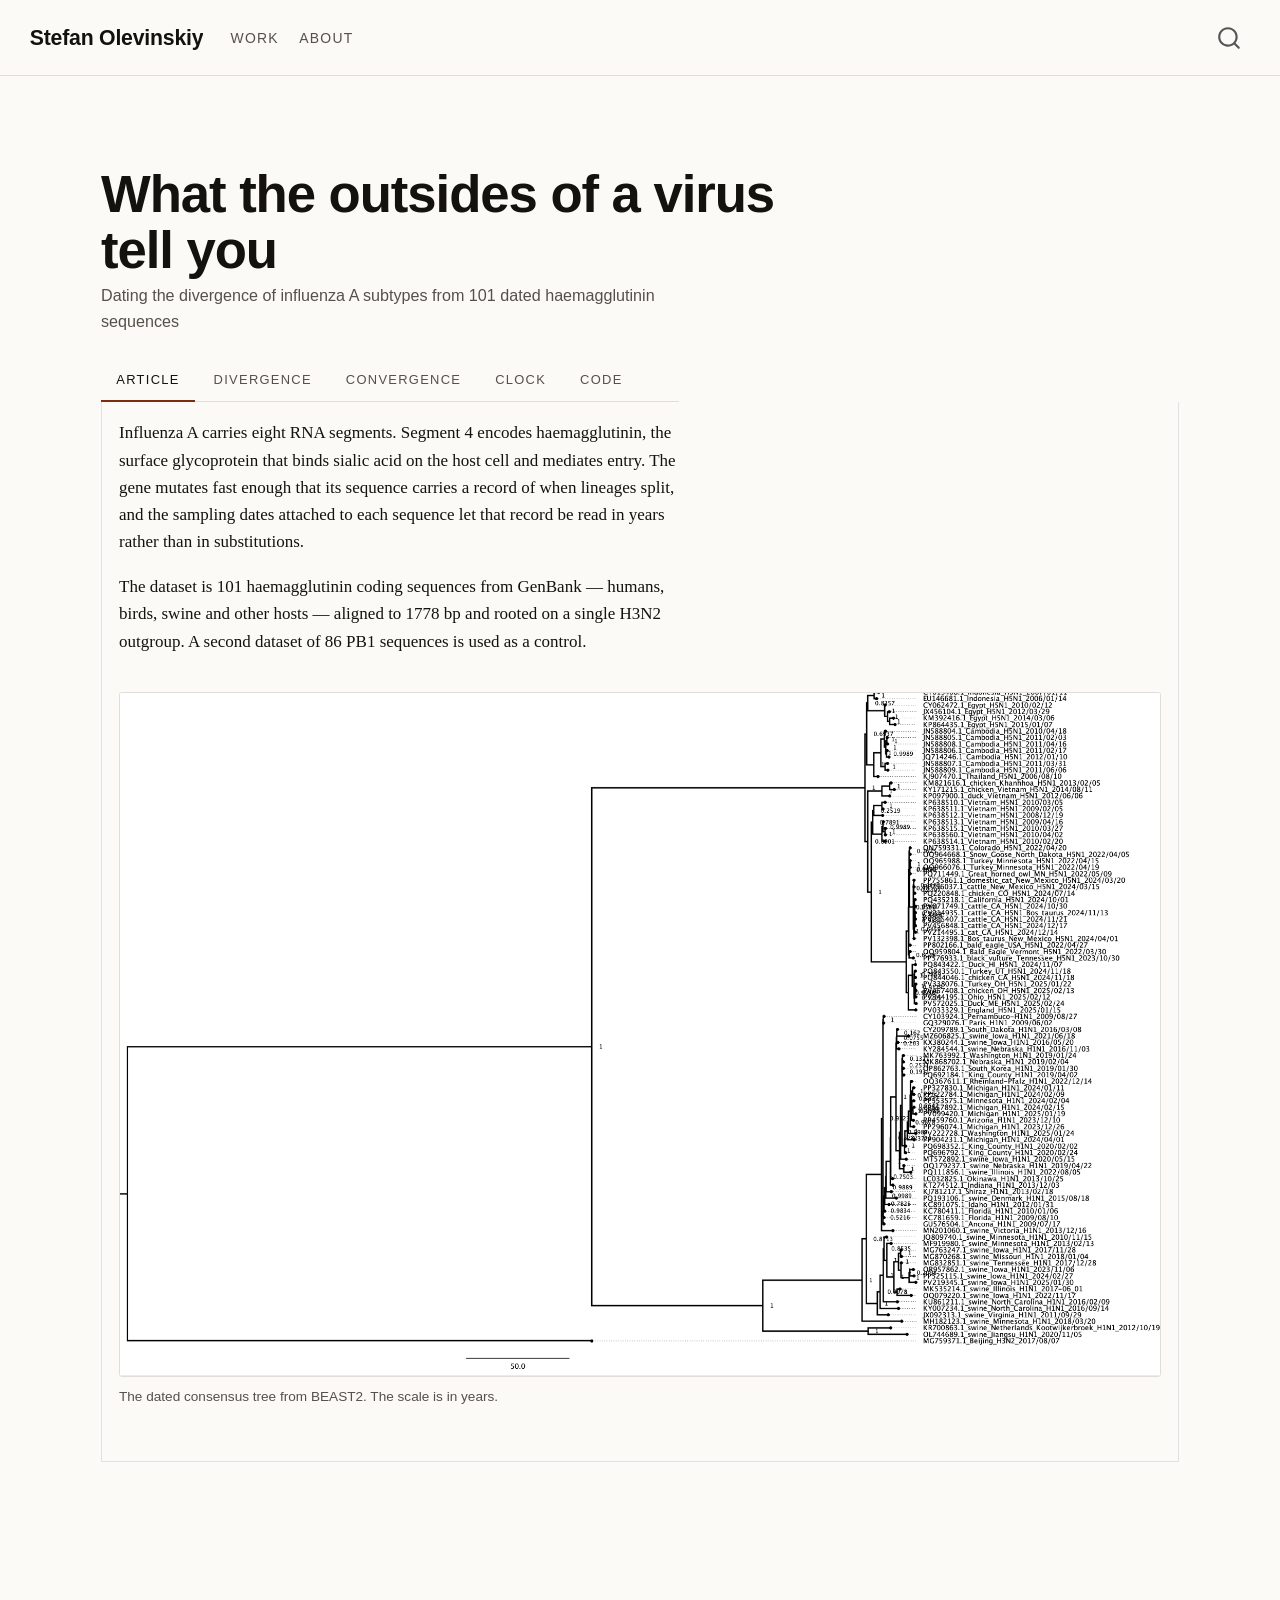
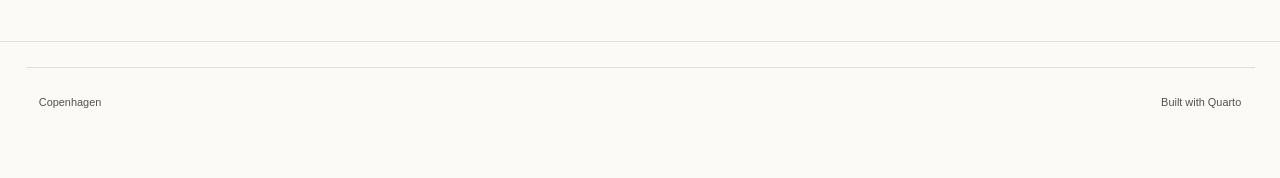
<file: docs/articles/outsides.html>
<!DOCTYPE html>
<html xmlns="http://www.w3.org/1999/xhtml" lang="en" xml:lang="en"><head>

<meta charset="utf-8">
<meta name="generator" content="quarto-1.11.9">

<meta name="viewport" content="width=device-width, initial-scale=1.0, user-scalable=yes">


<title>What the outsides of a virus tell you – Stefan Olevinskiy</title>
<style>
/* Default styles provided by pandoc.
** See https://pandoc.org/MANUAL.html#variables-for-html for config info.
*/
span.smallcaps{font-variant: small-caps;}
div.columns{display: flex; gap: 1.5em;}
div.column{flex: auto;}
@media screen {
div.columns{gap: min(4vw, 1.5em);}
div.column{overflow-x: auto;}
}
div.hanging-indent{margin-left: 1.5em; text-indent: -1.5em;}
ul.task-list{list-style: none;}
ul.task-list li input[type="checkbox"] {
  width: 0.8em;
  margin: 0 0.8em 0.2em -1em; /* quarto-specific, see https://github.com/quarto-dev/quarto-cli/issues/4556 */ 
  vertical-align: middle;
}
</style>


<script src="../site_libs/quarto-nav/quarto-nav.js"></script>
<script src="../site_libs/quarto-nav/headroom.min.js"></script>
<script src="../site_libs/clipboard/clipboard.min.js"></script>
<script src="../site_libs/quarto-search/autocomplete.umd.js"></script>
<script src="../site_libs/quarto-search/fuse.min.js"></script>
<script src="../site_libs/quarto-search/quarto-search.js"></script>
<meta name="quarto:offset" content="../">
<link href="../favicon.svg" rel="icon" type="image/svg+xml">
<script src="../site_libs/quarto-html/quarto.js" type="module"></script>
<script src="../site_libs/quarto-html/tabsets/tabsets.js" type="module"></script>
<script src="../site_libs/quarto-html/scrollable-regions/scrollable-regions.js" type="module"></script>
<script src="../site_libs/quarto-html/popper.min.js"></script>
<script src="../site_libs/quarto-html/tippy.umd.min.js"></script>
<script src="../site_libs/quarto-html/anchor.min.js"></script>
<link href="../site_libs/quarto-html/tippy.css" rel="stylesheet">
<link href="../site_libs/quarto-html/quarto-syntax-highlighting-63b5708e65d6cd79cd7618c58d0c21e7.css" rel="stylesheet" id="quarto-text-highlighting-styles">
<script src="../site_libs/bootstrap/bootstrap.min.js"></script>
<link href="../site_libs/bootstrap/bootstrap-icons.css" rel="stylesheet">
<link href="../site_libs/bootstrap/bootstrap-ece60857ce3ac3906505e900c4ff7413.min.css" rel="stylesheet" append-hash="true" id="quarto-bootstrap" data-mode="light">
<script id="quarto-search-options" type="application/json">{
  "location": "navbar",
  "copy-button": false,
  "collapse-after": 3,
  "panel-placement": "end",
  "type": "overlay",
  "limit": 50,
  "keyboard-shortcut": [
    "f",
    "/",
    "s"
  ],
  "show-item-context": false,
  "language": {
    "search-no-results-text": "No results",
    "search-matching-documents-text": "matching documents",
    "search-copy-link-title": "Copy link to search",
    "search-hide-matches-text": "Hide additional matches",
    "search-more-match-text": "more match in this document",
    "search-more-matches-text": "more matches in this document",
    "search-clear-button-title": "Clear",
    "search-text-placeholder": "",
    "search-detached-cancel-button-title": "Cancel",
    "search-submit-button-title": "Submit",
    "search-label": "Search"
  }
}</script>


<link rel="stylesheet" href="../styles.css">
</head>

<body class="nav-fixed quarto-light"><a id="quarto-skip-link" class="visually-hidden-focusable" href="#quarto-document-content">Skip to main content</a>

<div id="quarto-search-results"></div>
  <header id="quarto-header" class="headroom fixed-top">
    <nav class="navbar navbar-expand-lg " data-bs-theme="dark" aria-label="Site">
      <div class="navbar-container container-fluid">
      <div class="navbar-brand-container mx-auto">
    <a class="navbar-brand" href="../index.html">
    <span class="navbar-title">Stefan Olevinskiy</span>
    </a>
  </div>
          <button class="navbar-toggler" type="button" data-bs-toggle="collapse" data-bs-target="#navbarCollapse" aria-controls="navbarCollapse" aria-expanded="false" aria-label="Toggle navigation" onclick="if (window.quartoToggleHeadroom) { window.quartoToggleHeadroom(); }">
  <span class="navbar-toggler-icon"></span>
</button>
          <div class="collapse navbar-collapse" id="navbarCollapse">
            <ul class="navbar-nav navbar-nav-scroll me-auto">
  <li class="nav-item">
    <a class="nav-link" href="../index.html"> 
<span class="menu-text">Work</span></a>
  </li>  
  <li class="nav-item">
    <a class="nav-link" href="../about.html"> 
<span class="menu-text">About</span></a>
  </li>  
</ul>
          </div> <!-- /navcollapse -->
            <div class="quarto-navbar-tools">
</div>
            <div id="quarto-search" class="" title="Search"></div>
      </div> <!-- /container-fluid -->
    </nav>
</header>
<!-- content -->
<div id="quarto-content" class="quarto-container page-columns page-rows-contents page-layout-full page-navbar">
<!-- sidebar -->
<!-- margin-sidebar -->
    
<!-- main -->
<main class="content column-page" id="quarto-document-content" tabindex="-1">

<header id="title-block-header" class="quarto-title-block default">
<div class="quarto-title">
<h1 class="title">What the outsides of a virus tell you</h1>
<p class="subtitle lead">Dating the divergence of influenza A subtypes from 101 dated haemagglutinin sequences</p>
</div>



<div class="quarto-title-meta column-page">

    
  
    
  </div>
  


</header>


<div class="tabset-margin-container"></div><div class="panel-tabset">
<ul class="nav nav-tabs" role="tablist"><li class="nav-item" role="presentation"><a class="nav-link active" id="tabset-1-1-tab" data-bs-toggle="tab" data-bs-target="#tabset-1-1" role="tab" aria-controls="tabset-1-1" aria-selected="true" href="">Article</a></li><li class="nav-item" role="presentation"><a class="nav-link" id="tabset-1-2-tab" data-bs-toggle="tab" data-bs-target="#tabset-1-2" role="tab" aria-controls="tabset-1-2" aria-selected="false" href="">Divergence</a></li><li class="nav-item" role="presentation"><a class="nav-link" id="tabset-1-3-tab" data-bs-toggle="tab" data-bs-target="#tabset-1-3" role="tab" aria-controls="tabset-1-3" aria-selected="false" href="">Convergence</a></li><li class="nav-item" role="presentation"><a class="nav-link" id="tabset-1-4-tab" data-bs-toggle="tab" data-bs-target="#tabset-1-4" role="tab" aria-controls="tabset-1-4" aria-selected="false" href="">Clock</a></li><li class="nav-item" role="presentation"><a class="nav-link" id="tabset-1-5-tab" data-bs-toggle="tab" data-bs-target="#tabset-1-5" role="tab" aria-controls="tabset-1-5" aria-selected="false" href="">Code</a></li></ul>
<div class="tab-content">
<div id="tabset-1-1" class="tab-pane active" role="tabpanel" aria-labelledby="tabset-1-1-tab">
<p>Influenza A carries eight RNA segments. Segment 4 encodes haemagglutinin, the surface glycoprotein that binds sialic acid on the host cell and mediates entry. The gene mutates fast enough that its sequence carries a record of when lineages split, and the sampling dates attached to each sequence let that record be read in years rather than in substitutions.</p>
<p>The dataset is 101 haemagglutinin coding sequences from GenBank — humans, birds, swine and other hosts — aligned to 1778 bp and rooted on a single H3N2 outgroup. A second dataset of 86 PB1 sequences is used as a control.</p>
<figure class="figure">
  <img src="outsides/figures/fig_beast_tree.png" alt="Dated maximum clade credibility tree" class="figure-img">
  <figcaption>The dated consensus tree from BEAST2. The scale is in years.</figcaption>
</figure>
</div>
<div id="tabset-1-2" class="tab-pane" role="tabpanel" aria-labelledby="tabset-1-2-tab">
<p>Node heights come from the maximum clade credibility tree with 95% highest posterior density intervals, in years before the most recent sampling date.</p>
<p>H5 lands at 24.84 years, interval 23.56 – 26.17, which puts the common ancestor of that clade in the 1990s — where the highly pathogenic avian lineage is first recorded, H5N1 in 1996. H1 lands at 74.42, interval 66.19 – 84.12, in the middle of the twentieth century, matching the emergence of classical swine and human H1N1. The two clades split 157.5 years back, interval 136.21 – 177.38, deeper than either, and consistent with the older literature placing the major HA subtypes several centuries back.</p>
<p>The widths are worth reading before the point estimates. H5 is bounded to about two and a half years; H1 is bounded to eighteen; the H1/H5 split to forty. A tighter posterior on the shallow node is what the dating model predicts — more branch lengths constrain a recent split more than an ancient one — and it is the reason the H5 date can be checked against a historical record and the split cannot.</p>
</div>
<div id="tabset-1-3" class="tab-pane" role="tabpanel" aria-labelledby="tabset-1-3-tab">
<p>Two independent runs per dataset. MrBayes converged cleanly: across forty tracked parameters the potential scale reduction factor ran 0.9999 to 1.0020, and effective sample sizes ran 783 to 4864, with the fifteen invariant-site proportions at 2525 to 4528.</p>
<p>BEAST2 did not converge to the same standard, and the gap is not evenly distributed.</p>
<figure class="figure">
  <img src="outsides/figures/fig_trace_pb1_1.png" alt="Trace plot of a transition rate" class="figure-img">
  <figcaption>Transition rate r(A↔G) on the PB1 dataset, one of the parameters that mixes
  well.</figcaption>
</figure>
<p>On the HA log, 901 samples survive a 10% burn-in from 1001 retained. Recomputing the effective sample size on those samples separates the parameters cleanly:</p>
<table class="caption-top table">
<thead>
<tr class="header">
<th>parameter</th>
<th>ESS</th>
</tr>
</thead>
<tbody>
<tr class="odd">
<td>likelihood</td>
<td>899</td>
</tr>
<tr class="even">
<td>clock rate, three partitions</td>
<td>623 – 780</td>
</tr>
<tr class="odd">
<td>tree height</td>
<td>463</td>
</tr>
<tr class="even">
<td>posterior</td>
<td>25</td>
</tr>
<tr class="odd">
<td>prior</td>
<td>21</td>
</tr>
<tr class="even">
<td>substitution rates, all twelve</td>
<td>3 – 7</td>
</tr>
</tbody>
</table>
<figure class="figure">
  <img src="outsides/figures/fig_violin_invariant.png" alt="Posterior distribution of the invariant-site fraction for each codon position" class="figure-img">
  <figcaption>Posterior of the invariant-site fraction, one violin per codon position. Position
  1 sits near 0.17, position 2 near 0.02, position 3 near 0.16. These are the fifteen
  proportions with effective sample sizes of 2525 to 4528, which is why they can be read off
  the figure at all.</figcaption>
</figure>
<p>The tree and the clock are sampled well enough to date nodes. The substitution rates are not — an effective sample size of three to seven means those posteriors are unconverged in any meaningful sense, and any statement about relative substitution rates under this model should be treated as provisional. The joint posterior inherits the worst of its components, which is why it sits at 25 while the likelihood sits at 899.</p>
<p>The most likely cause is the codon partition. Three partitions, each with its own substitution matrix, put the same 1778 sites behind three times as many parameters. The run was 5 million generations with 25% discarded as burn-in, and that was not enough for this parameterisation.</p>
<p>I also ran BEAST2 under GTR + Γ rather than GTR + I + Γ, because BEAUti flagged the invariant-sites parameter and I dropped it under time pressure without working through the consequence. That rules out a direct comparison of invariant-site estimates between the two methods, and I did not notice until both analyses were finished.</p>
</div>
<div id="tabset-1-4" class="tab-pane" role="tabpanel" aria-labelledby="tabset-1-4-tab">
<p>The three partitions carry different clock rates, and the posterior means separate them well past their spread:</p>
<table class="caption-top table">
<thead>
<tr class="header">
<th>codon position</th>
<th>rate, substitutions per site per year</th>
<th>sd</th>
</tr>
</thead>
<tbody>
<tr class="odd">
<td>1</td>
<td>0.00182</td>
<td>0.00017</td>
</tr>
<tr class="even">
<td>2</td>
<td>0.00874</td>
<td>0.00042</td>
</tr>
<tr class="odd">
<td>3</td>
<td>0.00276</td>
<td>0.00021</td>
</tr>
</tbody>
</table>
<p>Partition 2 evolves at 4.8 times the rate of partition 1. Each mean sits more than eight standard deviations from its neighbour, so this is not posterior noise — the well-mixed clock rate is the one parameter the run can be trusted on.</p>
<p>That the second codon position is the fast one is the odd result. Third positions are normally closest to neutral and least constrained, and here they are three times slower than the middle position. With substitution rates at an effective sample size of three, the honest reading is that the ordering is not established by this run. It is a result that would need a longer chain, or a simpler partition, before it could be reported as anything other than a curiosity.</p>
</div>
<div id="tabset-1-5" class="tab-pane" role="tabpanel" aria-labelledby="tabset-1-5-tab">
<p>MrBayes and BEAST2 are command-line programs, not libraries. The analysis is the alignments and the configuration files they were handed, plus the Python that cleaned the headers between steps, so that is what is here.</p>
<ul class="filelist">
  <li><a href="outsides/code/HA_alignment.nexus">HA_alignment.nexus</a>
      <span>101 sequences, 1778 bp, three codon partitions</span></li>
  <li><a href="outsides/code/PB1_alignment.nexus">PB1_alignment.nexus</a>
      <span>86 sequences, 2274 bp, the control dataset</span></li>
  <li><a href="outsides/code/HARun1.xml">HARun1.xml</a>
      <span>the BEAST2 run: GTR + Γ, strict clock, constant-size coalescent, three partitions</span></li>
  <li><a href="outsides/code/fastadatefixforbeati.py">fastadatefixforbeati.py</a>
      <span>rewrites <code>2017_08_07</code> to <code>2017-08-07</code> in the headers</span></li>
  <li><a href="outsides/code/beautidate2.py">beautidate2.py</a>
      <span>appends the date after a pipe, the first format BEAST2 accepted</span></li>
  <li><a href="outsides/code/beautidate3.py">beautidate3.py</a>
      <span>swaps the dashes for slashes, the format it finally parsed</span></li>
  <li><a href="outsides/code/dataset1rename.py">dataset1rename.py</a>
      <span>host_location_year_month_day_genotype, so a tree tip says what it is</span></li>
  <li><a href="outsides/code/trimstopcodon.py">trimstopcodon.py</a>
      <span>drops the terminal stop codon before alignment</span></li>
  <li><a href="diagnostics.py">diagnostics.py</a>
      <span>reads the <code>.pstat</code> and <code>.log</code> and recomputes the tables above</span></li>
  <li><a href="outsides/code/tree_comparison_summary.txt">tree_comparison_summary.txt</a>
      <span>Robinson-Foulds distance between the MrBayes and BEAST2 topologies, 172 raw</span></li>
</ul>
<p>One of those numbers deserves saying out loud. The Robinson-Foulds distance between the two consensus trees is 172 raw, 0.9773 normalised, on 100 matching tips. Two methods given the same alignment agreed on almost none of their splits. That is a large disagreement and it is the strongest argument on this page for not quoting node ages from the BEAST2 run without the caveats above.</p>


</div>
</div>
</div>

</main> <!-- /main -->
<script id="quarto-html-after-body" type="application/javascript">
  window.document.addEventListener("DOMContentLoaded", function (event) {
    const icon = "";
    const anchorJS = new window.AnchorJS();
    anchorJS.options = {
      placement: 'right',
      icon: icon
    };
    anchorJS.add('.anchored');
    const isCodeAnnotation = (el) => {
      for (const clz of el.classList) {
        if (clz.startsWith('code-annotation-')) {                     
          return true;
        }
      }
      return false;
    }
    const onCopySuccess = function(e) {
      // button target
      const button = e.trigger;
      // don't keep focus
      button.blur();
      // flash "checked"
      button.classList.add('code-copy-button-checked');
      var currentTitle = button.getAttribute("title");
      button.setAttribute("title", "Copied!");
      let tooltip;
      if (window.bootstrap) {
        button.setAttribute("data-bs-toggle", "tooltip");
        button.setAttribute("data-bs-placement", "left");
        button.setAttribute("data-bs-title", "Copied!");
        tooltip = new bootstrap.Tooltip(button, 
          { trigger: "manual", 
            customClass: "code-copy-button-tooltip",
            offset: [0, -8]});
        tooltip.show();    
      }
      setTimeout(function() {
        if (tooltip) {
          tooltip.hide();
          button.removeAttribute("data-bs-title");
          button.removeAttribute("data-bs-toggle");
          button.removeAttribute("data-bs-placement");
        }
        button.setAttribute("title", currentTitle);
        button.classList.remove('code-copy-button-checked');
      }, 1000);
      // clear code selection
      e.clearSelection();
    }
    const getTextToCopy = function(trigger) {
      const outerScaffold = trigger.parentElement.cloneNode(true);
      const codeEl = outerScaffold.querySelector('code');
      for (const childEl of codeEl.children) {
        if (isCodeAnnotation(childEl)) {
          childEl.remove();
        }
      }
      return codeEl.innerText;
    }
    const clipboard = new window.ClipboardJS('.code-copy-button:not([data-in-quarto-modal])', {
      text: getTextToCopy
    });
    clipboard.on('success', onCopySuccess);
    if (window.document.getElementById('quarto-embedded-source-code-modal')) {
      const clipboardModal = new window.ClipboardJS('.code-copy-button[data-in-quarto-modal]', {
        text: getTextToCopy,
        container: window.document.getElementById('quarto-embedded-source-code-modal')
      });
      clipboardModal.on('success', onCopySuccess);
    }
      var localhostRegex = new RegExp(/^(?:http|https):\/\/localhost\:?[0-9]*\//);
      var mailtoRegex = new RegExp(/^mailto:/);
        var filterRegex = new RegExp('/' + window.location.host + '/');
      var isInternal = (href) => {
          return filterRegex.test(href) || localhostRegex.test(href) || mailtoRegex.test(href);
      }
      // Inspect non-navigation links and adorn them if external
      window.quartoDecorateExternalLinks = function (root) {
     var links = (root || window.document).querySelectorAll('a[href]:not(.nav-link):not(.navbar-brand):not(.toc-action):not(.sidebar-link):not(.sidebar-item-toggle):not(.pagination-link):not(.no-external):not([aria-hidden]):not(.dropdown-item):not(.quarto-navigation-tool):not(.about-link)');
      for (var i=0; i<links.length; i++) {
        const link = links[i];
        if (!isInternal(link.href)) {
          // undo the damage that might have been done by quarto-nav.js in the case of
          // links that we want to consider external
          if (link.dataset.originalHref !== undefined) {
            link.href = link.dataset.originalHref;
          }
          if (!link.classList.contains('no-external-icon')) {
          }
        }
      }
      };
      window.quartoDecorateExternalLinks(window.document);
    // Esc closes the popup (WCAG 1.4.13) and focus leaving both trigger and
    // popup closes it (WCAG 2.4.11); tippy handles neither for interactive popups.
    const hideOnEscAndFocusOut = {
      name: 'hideOnEscAndFocusOut',
      defaultValue: true,
      fn(instance) {
        const dismiss = () => {
          // A show scheduled by the trigger delay would otherwise reopen it
          instance.clearDelayTimeouts();
          instance.hide();
        };
        const onKeyDown = (event) => {
          if (event.key !== 'Escape') {
            return;
          }
          // Keep Esc from also reaching page handlers (e.g. reveal.js overview),
          // except an open reveal.js slide menu, which Esc should close too.
          // The menu handles keys only when its keyboard option is on.
          const menuHandlesEsc = window.Reveal?.getPlugin?.('menu')?.isOpen() &&
            window.Reveal.getConfig().menu?.keyboard !== false;
          if (!menuHandlesEsc) {
            event.stopPropagation();
          }
          if (instance.popper.contains(window.document.activeElement)) {
            // Disabled while refocusing so the focus trigger does not reopen it
            instance.disable();
            instance.reference.focus();
            instance.enable();
          }
          dismiss();
        };
        const onFocusOut = (event) => {
          const target = event.relatedTarget;
          if (target && !instance.reference.contains(target) &&
              !instance.popper.contains(target)) {
            dismiss();
          }
        };
        // On the trigger too: a click trigger (code-annotations: select) has no
        // blur handling. Attached for the instance's lifetime so leaving the
        // trigger also cancels a show still pending on the trigger delay.
        instance.reference.addEventListener('focusout', onFocusOut);
        return {
          onShow() {
            window.document.addEventListener('keydown', onKeyDown, true);
            instance.popper.addEventListener('focusout', onFocusOut);
          },
          onHide() {
            window.document.removeEventListener('keydown', onKeyDown, true);
            instance.popper.removeEventListener('focusout', onFocusOut);
          },
          onDestroy() {
            instance.reference.removeEventListener('focusout', onFocusOut);
          },
        };
      },
    };
    function tippyHover(el, contentFn, onTriggerFn, onUntriggerFn) {
      const config = {
        allowHTML: true,
        maxWidth: 500,
        delay: 100,
        arrow: false,
        appendTo: function(el) {
            return el.parentElement;
        },
        interactive: true,
        interactiveBorder: 10,
        theme: 'quarto',
        placement: 'bottom-start',
        plugins: [hideOnEscAndFocusOut],
      };
      if (contentFn) {
        config.content = contentFn;
      }
      if (onTriggerFn) {
        config.onTrigger = onTriggerFn;
      }
      if (onUntriggerFn) {
        config.onUntrigger = onUntriggerFn;
      }
      window.tippy(el, config); 
    }
    const noterefs = window.document.querySelectorAll('a[role="doc-noteref"]');
    for (var i=0; i<noterefs.length; i++) {
      const ref = noterefs[i];
      tippyHover(ref, function() {
        // use id or data attribute instead here
        let href = ref.getAttribute('data-footnote-href') || ref.getAttribute('href');
        try { href = new URL(href).hash; } catch {}
        const id = href.replace(/^#\/?/, "");
        const note = window.document.getElementById(id);
        if (note) {
          return note.innerHTML;
        } else {
          return "";
        }
      });
    }
    const xrefs = window.document.querySelectorAll('a.quarto-xref');
    const processXRef = (id, note) => {
      // Strip column container classes
      const stripColumnClz = (el) => {
        el.classList.remove("page-full", "page-columns");
        if (el.children) {
          for (const child of el.children) {
            stripColumnClz(child);
          }
        }
      }
      stripColumnClz(note)
      if (id === null || id.startsWith('sec-')) {
        // Special case sections, only their first couple elements
        const container = document.createElement("div");
        if (note.children && note.children.length > 2) {
          container.appendChild(note.children[0].cloneNode(true));
          for (let i = 1; i < note.children.length; i++) {
            const child = note.children[i];
            if (child.tagName === "P" && child.innerText === "") {
              continue;
            } else {
              container.appendChild(child.cloneNode(true));
              break;
            }
          }
          if (window.Quarto?.typesetMath) {
            window.Quarto.typesetMath(container);
          }
          return container.innerHTML
        } else {
          if (window.Quarto?.typesetMath) {
            window.Quarto.typesetMath(note);
          }
          return note.innerHTML;
        }
      } else {
        // Remove any anchor links if they are present
        const anchorLink = note.querySelector('a.anchorjs-link');
        if (anchorLink) {
          anchorLink.remove();
        }
        if (window.Quarto?.typesetMath) {
          window.Quarto.typesetMath(note);
        }
        if (note.classList.contains("callout")) {
          return note.outerHTML;
        } else {
          return note.innerHTML;
        }
      }
    }
    for (var i=0; i<xrefs.length; i++) {
      const xref = xrefs[i];
      tippyHover(xref, undefined, function(instance) {
        instance.disable();
        let url = xref.getAttribute('href');
        let hash = undefined; 
        if (url.startsWith('#')) {
          hash = url;
        } else {
          try { hash = new URL(url).hash; } catch {}
        }
        if (hash) {
          const id = hash.replace(/^#\/?/, "");
          const note = window.document.getElementById(id);
          if (note !== null) {
            try {
              const html = processXRef(id, note.cloneNode(true));
              instance.setContent(html);
            } finally {
              instance.enable();
              instance.show();
            }
          } else {
            // See if we can fetch this
            fetch(url.split('#')[0])
            .then(res => res.text())
            .then(html => {
              const parser = new DOMParser();
              const htmlDoc = parser.parseFromString(html, "text/html");
              const note = htmlDoc.getElementById(id);
              if (note !== null) {
                const html = processXRef(id, note);
                instance.setContent(html);
              } 
            }).finally(() => {
              instance.enable();
              instance.show();
            });
          }
        } else {
          // See if we can fetch a full url (with no hash to target)
          // This is a special case and we should probably do some content thinning / targeting
          fetch(url)
          .then(res => res.text())
          .then(html => {
            const parser = new DOMParser();
            const htmlDoc = parser.parseFromString(html, "text/html");
            const note = htmlDoc.querySelector('main.content');
            if (note !== null) {
              // This should only happen for chapter cross references
              // (since there is no id in the URL)
              // remove the first header
              if (note.children.length > 0 && note.children[0].tagName === "HEADER") {
                note.children[0].remove();
              }
              const html = processXRef(null, note);
              instance.setContent(html);
            } 
          }).finally(() => {
            instance.enable();
            instance.show();
          });
        }
      }, function(instance) {
      });
    }
        let selectedAnnoteEl;
        const selectorForAnnotation = ( cell, annotation) => {
          let cellAttr = 'data-code-cell="' + cell + '"';
          let lineAttr = 'data-code-annotation="' +  annotation + '"';
          const selector = 'span[' + cellAttr + '][' + lineAttr + ']';
          return selector;
        }
        const selectCodeLines = (annoteEl) => {
          const doc = window.document;
          const targetCell = annoteEl.getAttribute("data-target-cell");
          const targetAnnotation = annoteEl.getAttribute("data-target-annotation");
          const annoteSpan = window.document.querySelector(selectorForAnnotation(targetCell, targetAnnotation));
          const lines = annoteSpan.getAttribute("data-code-lines").split(",");
          const lineIds = lines.map((line) => {
            return targetCell + "-" + line;
          })
          // Each band is positioned against its own containing block, which is
          // not the offsetParent of the lines, so place it from client rects.
          const placeBand = (band, firstEl, lastEl, codeBlock) => {
            const container = band.offsetParent;
            if (container === null) {
              return;
            }
            const containerRect = container.getBoundingClientRect();
            // Reveal.js scales slides with a transform, so convert client
            // pixels back to the CSS pixels of the container.
            const scale = containerRect.height / container.offsetHeight || 1;
            const firstRect = firstEl.getBoundingClientRect();
            const lastRect = lastEl.getBoundingClientRect();
            const top = (firstRect.top - containerRect.top) / scale - container.clientTop + container.scrollTop;
            const height = (lastRect.bottom - firstRect.top) / scale;
            band.style.top = top - 2 + "px";
            band.style.height = height + 4 + "px";
            if (codeBlock) {
              // Without the copy button wrapper, the containing block is wider
              // than the code block, so span the code block explicitly.
              const blockRect = codeBlock.getBoundingClientRect();
              band.style.left = (blockRect.left - containerRect.left) / scale - container.clientLeft + container.scrollLeft + "px";
              band.style.width = blockRect.width / scale + "px";
            }
          };
          if (lineIds.length > 0) {
            const el = window.document.getElementById(lineIds[0]);
            const lastEl = window.document.getElementById(lineIds[lineIds.length - 1]);
            const parent = el.parentElement.parentElement;
            // cook up a div (if necessary) and position it
            let div = window.document.getElementById("code-annotation-line-highlight");
            if (div === null) {
              div = window.document.createElement("div");
              div.setAttribute("id", "code-annotation-line-highlight");
              div.style.position = 'absolute';
              parent.appendChild(div);
            }
            placeBand(div, el, lastEl, parent.closest("div.sourceCode") || parent);
            let gutterDiv = window.document.getElementById("code-annotation-line-highlight-gutter");
            if (gutterDiv === null) {
              gutterDiv = window.document.createElement("div");
              gutterDiv.setAttribute("id", "code-annotation-line-highlight-gutter");
              gutterDiv.style.position = 'absolute';
              const codeCell = window.document.getElementById(targetCell);
              const gutter = codeCell.querySelector('.code-annotation-gutter');
              gutter.appendChild(gutterDiv);
            }
            placeBand(gutterDiv, el, lastEl);
            selectedAnnoteEl = annoteEl;
          }
        };
        const unselectCodeLines = () => {
          const elementsIds = ["code-annotation-line-highlight", "code-annotation-line-highlight-gutter"];
          elementsIds.forEach((elId) => {
            const div = window.document.getElementById(elId);
            if (div) {
              div.remove();
            }
          });
          selectedAnnoteEl = undefined;
        };
          // Handle positioning of the toggle
      window.addEventListener(
        "resize",
        throttle(() => {
          elRect = undefined;
          if (selectedAnnoteEl) {
            selectCodeLines(selectedAnnoteEl);
          }
        }, 10)
      );
      function throttle(fn, ms) {
      let throttle = false;
      let timer;
        return (...args) => {
          if(!throttle) { // first call gets through
              fn.apply(this, args);
              throttle = true;
          } else { // all the others get throttled
              if(timer) clearTimeout(timer); // cancel #2
              timer = setTimeout(() => {
                fn.apply(this, args);
                timer = throttle = false;
              }, ms);
          }
        };
      }
        // Attach click handler to the DT
        const annoteDls = window.document.querySelectorAll('dt[data-target-cell]');
        for (const annoteDlNode of annoteDls) {
          annoteDlNode.addEventListener('click', (event) => {
            const clickedEl = event.target;
            if (clickedEl !== selectedAnnoteEl) {
              unselectCodeLines();
              const activeEl = window.document.querySelector('dt[data-target-cell].code-annotation-active');
              if (activeEl) {
                activeEl.classList.remove('code-annotation-active');
              }
              selectCodeLines(clickedEl);
              clickedEl.classList.add('code-annotation-active');
            } else {
              // Unselect the line
              unselectCodeLines();
              clickedEl.classList.remove('code-annotation-active');
            }
          });
        }
    const findCites = (el) => {
      const parentEl = el.parentElement;
      if (parentEl) {
        const cites = parentEl.dataset.cites;
        if (cites) {
          return {
            el,
            cites: cites.split(' ')
          };
        } else {
          return findCites(el.parentElement)
        }
      } else {
        return undefined;
      }
    };
    var bibliorefs = window.document.querySelectorAll('a[role="doc-biblioref"]');
    for (var i=0; i<bibliorefs.length; i++) {
      const ref = bibliorefs[i];
      const citeInfo = findCites(ref);
      if (citeInfo) {
        tippyHover(citeInfo.el, function() {
          var popup = window.document.createElement('div');
          citeInfo.cites.forEach(function(cite) {
            var citeDiv = window.document.createElement('div');
            citeDiv.classList.add('hanging-indent');
            citeDiv.classList.add('csl-entry');
            var biblioDiv = window.document.getElementById('ref-' + cite);
            if (biblioDiv) {
              citeDiv.innerHTML = biblioDiv.innerHTML;
            }
            popup.appendChild(citeDiv);
          });
          return popup.innerHTML;
        });
      }
    }
  });
  </script>
  <script type="application/javascript">
  window.quartoScrollableRegionsLabels = {"code":"Scrollable code","output":"Scrollable output"};
  </script>
</div> <!-- /content -->
<footer class="footer">
  <div class="nav-footer">
    <div class="nav-footer-left">
<p>Copenhagen</p>
</div>   
    <div class="nav-footer-center">
      &nbsp;
    </div>
    <div class="nav-footer-right">
<p>Built with Quarto</p>
</div>
  </div>
</footer>




</body></html>
</file>
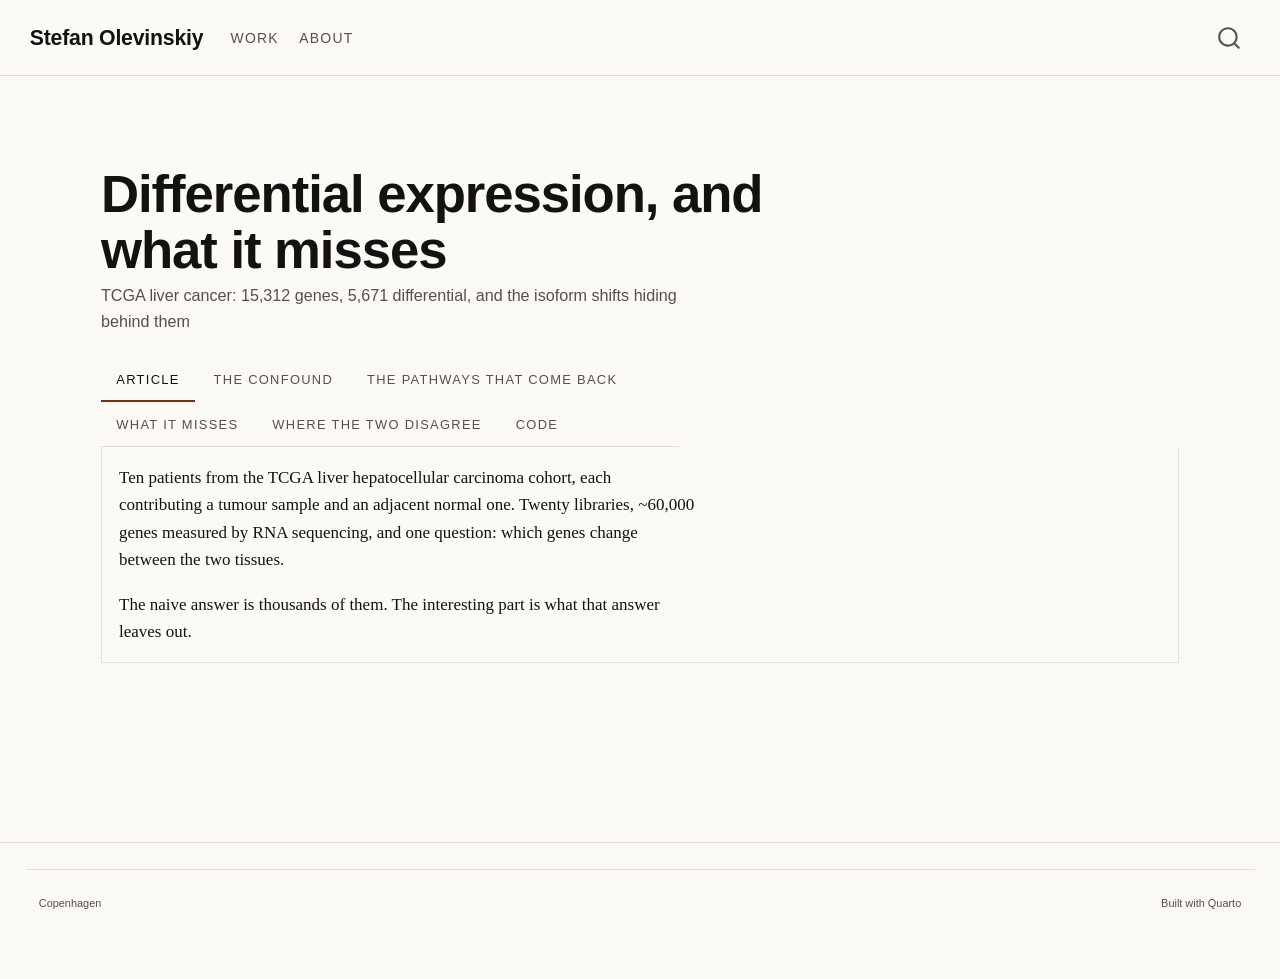
<file: docs/articles/systems.html>
<!DOCTYPE html>
<html xmlns="http://www.w3.org/1999/xhtml" lang="en" xml:lang="en"><head>

<meta charset="utf-8">
<meta name="generator" content="quarto-1.11.9">

<meta name="viewport" content="width=device-width, initial-scale=1.0, user-scalable=yes">


<title>Differential expression, and what it misses – Stefan Olevinskiy</title>
<style>
/* Default styles provided by pandoc.
** See https://pandoc.org/MANUAL.html#variables-for-html for config info.
*/
span.smallcaps{font-variant: small-caps;}
div.columns{display: flex; gap: 1.5em;}
div.column{flex: auto;}
@media screen {
div.columns{gap: min(4vw, 1.5em);}
div.column{overflow-x: auto;}
}
div.hanging-indent{margin-left: 1.5em; text-indent: -1.5em;}
ul.task-list{list-style: none;}
ul.task-list li input[type="checkbox"] {
  width: 0.8em;
  margin: 0 0.8em 0.2em -1em; /* quarto-specific, see https://github.com/quarto-dev/quarto-cli/issues/4556 */ 
  vertical-align: middle;
}
/* CSS for syntax highlighting */
html { -webkit-text-size-adjust: 100%; }
pre > code.sourceCode { white-space: pre; position: relative; }
pre > code.sourceCode > span { display: inline-block; line-height: 1.25; }
pre > code.sourceCode > span:empty { height: 1.2em; }
.sourceCode { overflow: visible; }
code.sourceCode > span { color: inherit; text-decoration: inherit; }
div.sourceCode { margin: 1em 0; }
pre.sourceCode { margin: 0; }
@media screen {
div.sourceCode { overflow: auto; }
}
@media print {
pre > code.sourceCode { white-space: pre-wrap; }
pre > code.sourceCode > span { text-indent: -5em; padding-left: 5em; }
}
pre.numberSource code
  { counter-reset: source-line 0; }
pre.numberSource code > span
  { position: relative; left: -4em; counter-increment: source-line; }
pre.numberSource code > span > a:first-child::before
  { content: counter(source-line);
    position: relative; left: -1em; text-align: right; vertical-align: baseline;
    border: none; display: inline-block;
    -webkit-touch-callout: none; -webkit-user-select: none;
    -khtml-user-select: none; -moz-user-select: none;
    -ms-user-select: none; user-select: none;
    padding: 0 4px; width: 4em;
  }
pre.numberSource { margin-left: 3em;  padding-left: 4px; }
div.sourceCode
  {   }
@media screen {
pre > code.sourceCode > span > a:first-child::before { text-decoration: underline; }
}
</style>


<script src="../site_libs/quarto-nav/quarto-nav.js"></script>
<script src="../site_libs/quarto-nav/headroom.min.js"></script>
<script src="../site_libs/clipboard/clipboard.min.js"></script>
<script src="../site_libs/quarto-search/autocomplete.umd.js"></script>
<script src="../site_libs/quarto-search/fuse.min.js"></script>
<script src="../site_libs/quarto-search/quarto-search.js"></script>
<meta name="quarto:offset" content="../">
<link href="../favicon.svg" rel="icon" type="image/svg+xml">
<script src="../site_libs/quarto-html/quarto.js" type="module"></script>
<script src="../site_libs/quarto-html/tabsets/tabsets.js" type="module"></script>
<script src="../site_libs/quarto-html/scrollable-regions/scrollable-regions.js" type="module"></script>
<script src="../site_libs/quarto-html/popper.min.js"></script>
<script src="../site_libs/quarto-html/tippy.umd.min.js"></script>
<script src="../site_libs/quarto-html/anchor.min.js"></script>
<link href="../site_libs/quarto-html/tippy.css" rel="stylesheet">
<link href="../site_libs/quarto-html/quarto-syntax-highlighting-63b5708e65d6cd79cd7618c58d0c21e7.css" rel="stylesheet" id="quarto-text-highlighting-styles">
<script src="../site_libs/bootstrap/bootstrap.min.js"></script>
<link href="../site_libs/bootstrap/bootstrap-icons.css" rel="stylesheet">
<link href="../site_libs/bootstrap/bootstrap-ece60857ce3ac3906505e900c4ff7413.min.css" rel="stylesheet" append-hash="true" id="quarto-bootstrap" data-mode="light">
<script id="quarto-search-options" type="application/json">{
  "location": "navbar",
  "copy-button": false,
  "collapse-after": 3,
  "panel-placement": "end",
  "type": "overlay",
  "limit": 50,
  "keyboard-shortcut": [
    "f",
    "/",
    "s"
  ],
  "show-item-context": false,
  "language": {
    "search-no-results-text": "No results",
    "search-matching-documents-text": "matching documents",
    "search-copy-link-title": "Copy link to search",
    "search-hide-matches-text": "Hide additional matches",
    "search-more-match-text": "more match in this document",
    "search-more-matches-text": "more matches in this document",
    "search-clear-button-title": "Clear",
    "search-text-placeholder": "",
    "search-detached-cancel-button-title": "Cancel",
    "search-submit-button-title": "Submit",
    "search-label": "Search"
  }
}</script>


<link rel="stylesheet" href="../styles.css">
</head>

<body class="nav-fixed quarto-light"><a id="quarto-skip-link" class="visually-hidden-focusable" href="#quarto-document-content">Skip to main content</a>

<div id="quarto-search-results"></div>
  <header id="quarto-header" class="headroom fixed-top">
    <nav class="navbar navbar-expand-lg " data-bs-theme="dark" aria-label="Site">
      <div class="navbar-container container-fluid">
      <div class="navbar-brand-container mx-auto">
    <a class="navbar-brand" href="../index.html">
    <span class="navbar-title">Stefan Olevinskiy</span>
    </a>
  </div>
          <button class="navbar-toggler" type="button" data-bs-toggle="collapse" data-bs-target="#navbarCollapse" aria-controls="navbarCollapse" aria-expanded="false" aria-label="Toggle navigation" onclick="if (window.quartoToggleHeadroom) { window.quartoToggleHeadroom(); }">
  <span class="navbar-toggler-icon"></span>
</button>
          <div class="collapse navbar-collapse" id="navbarCollapse">
            <ul class="navbar-nav navbar-nav-scroll me-auto">
  <li class="nav-item">
    <a class="nav-link" href="../index.html"> 
<span class="menu-text">Work</span></a>
  </li>  
  <li class="nav-item">
    <a class="nav-link" href="../about.html"> 
<span class="menu-text">About</span></a>
  </li>  
</ul>
          </div> <!-- /navcollapse -->
            <div class="quarto-navbar-tools">
</div>
            <div id="quarto-search" class="" title="Search"></div>
      </div> <!-- /container-fluid -->
    </nav>
</header>
<!-- content -->
<div id="quarto-content" class="quarto-container page-columns page-rows-contents page-layout-full page-navbar">
<!-- sidebar -->
<!-- margin-sidebar -->
    
<!-- main -->
<main class="content column-page" id="quarto-document-content" tabindex="-1">

<header id="title-block-header" class="quarto-title-block default">
<div class="quarto-title">
<h1 class="title">Differential expression, and what it misses</h1>
<p class="subtitle lead">TCGA liver cancer: 15,312 genes, 5,671 differential, and the isoform shifts hiding behind them</p>
</div>



<div class="quarto-title-meta column-page">

    
  
    
  </div>
  


</header>


<div class="tabset-margin-container"></div><div class="panel-tabset">
<ul class="nav nav-tabs" role="tablist"><li class="nav-item" role="presentation"><a class="nav-link active" id="tabset-1-1-tab" data-bs-toggle="tab" data-bs-target="#tabset-1-1" role="tab" aria-controls="tabset-1-1" aria-selected="true" href="">Article</a></li><li class="nav-item" role="presentation"><a class="nav-link" id="tabset-1-2-tab" data-bs-toggle="tab" data-bs-target="#tabset-1-2" role="tab" aria-controls="tabset-1-2" aria-selected="false" href="">The confound</a></li><li class="nav-item" role="presentation"><a class="nav-link" id="tabset-1-3-tab" data-bs-toggle="tab" data-bs-target="#tabset-1-3" role="tab" aria-controls="tabset-1-3" aria-selected="false" href="">The pathways that come back</a></li><li class="nav-item" role="presentation"><a class="nav-link" id="tabset-1-4-tab" data-bs-toggle="tab" data-bs-target="#tabset-1-4" role="tab" aria-controls="tabset-1-4" aria-selected="false" href="">What it misses</a></li><li class="nav-item" role="presentation"><a class="nav-link" id="tabset-1-5-tab" data-bs-toggle="tab" data-bs-target="#tabset-1-5" role="tab" aria-controls="tabset-1-5" aria-selected="false" href="">Where the two disagree</a></li><li class="nav-item" role="presentation"><a class="nav-link" id="tabset-1-6-tab" data-bs-toggle="tab" data-bs-target="#tabset-1-6" role="tab" aria-controls="tabset-1-6" aria-selected="false" href="">Code</a></li></ul>
<div class="tab-content">
<div id="tabset-1-1" class="tab-pane active" role="tabpanel" aria-labelledby="tabset-1-1-tab">
<p>Ten patients from the TCGA liver hepatocellular carcinoma cohort, each contributing a tumour sample and an adjacent normal one. Twenty libraries, ~60,000 genes measured by RNA sequencing, and one question: which genes change between the two tissues.</p>
<p>The naive answer is thousands of them. The interesting part is what that answer leaves out.</p>
</div>
<div id="tabset-1-2" class="tab-pane" role="tabpanel" aria-labelledby="tabset-1-2-tab">
<p>Before any testing, the counts get a variance-stabilising transform and a PCA. The first two components should separate the conditions if the design is sound, and they do — normal samples tight on one side at 18% of variance, tumours spread across the other.</p>
<p>That spread is the problem. Two of the ten patients are female, and the vertical structure in the tumour cluster is partly gender. A model of condition alone is then not testing condition; it is testing condition plus whatever gender happens to correlate with.</p>
<p>Refitting with <code>~ gender + condition</code> costs 107 genes: 5,778 significant before, 5,671 after at a 5% false discovery rate. The estimate is that it matters less than the shape of the PCA suggests, which is itself a result — a confound that is present but not dominant is different from one that isn’t there.</p>
</div>
<div id="tabset-1-3" class="tab-pane" role="tabpanel" aria-labelledby="tabset-1-3-tab">
<p>The 5,671 genes get ranked by their test statistic and pushed through preranked GSEA against the MSigDB biological-process collection, 15 to 500 genes per set. 865 gene sets come back significant.</p>
<p>They are overwhelmingly cell cycle: chromosome segregation, nuclear chromosome segregation, mitotic nuclear division, sister chromatid segregation, DNA replication, with normalised enrichment scores around 2.3 to 2.85 and adjusted p-values below 10⁻³⁴. The direction is what liver cancer biology predicts — a tumour that has lost differentiation and re-entered the cell cycle.</p>
<p>Against that, the top negative enrichment scores are metabolic: organic acid catabolism, small-molecule catabolism, fatty acid metabolism, at −2.6 to −3.0. Those are the processes the normal liver does and the tumour stops doing.</p>
<p>Two coherent stories, pointing opposite ways, from one ranked list. A leading-edge gene from the top set is NUF2, part of the NDC80 kinetochore complex that attaches chromosomes to spindle microtubules; UBE2C and NEK2 are in the same short list, both mitotic.</p>
</div>
<div id="tabset-1-4" class="tab-pane" role="tabpanel" aria-labelledby="tabset-1-4-tab">
<p>DESeq2 tests genes. A gene can be equally abundant in both tissues and still be doing something different — making a different isoform of the same transcript. That is differential transcript usage, and it is invisible to a gene-level test by construction.</p>
<p>DEXSeq asks the other question. Counts per isoform, a generalised linear model with a per-sample baseline and a per-isoform baseline, then a likelihood-ratio test of whether the condition interacts with isoform identity:</p>
<div class="code-copy-outer-scaffold"><div class="sourceCode" id="cb1"><pre class="sourceCode r code-with-copy"><code class="sourceCode r"><span id="cb1-1"><a href="#cb1-1" aria-hidden="true" tabindex="-1"></a>dxdSubset <span class="ot">&lt;-</span> <span class="fu">DEXSeqDataSet</span>(</span>
<span id="cb1-2"><a href="#cb1-2" aria-hidden="true" tabindex="-1"></a><span class="at">countData =</span> lichIsoCountSubset,</span>
<span id="cb1-3"><a href="#cb1-3" aria-hidden="true" tabindex="-1"></a><span class="at">sampleData =</span> lihcMetaFull,</span>
<span id="cb1-4"><a href="#cb1-4" aria-hidden="true" tabindex="-1"></a><span class="at">design=</span> <span class="sc">~</span> sample <span class="sc">+</span> exon <span class="sc">+</span> condition<span class="sc">:</span>exon <span class="sc">+</span> gender<span class="sc">:</span>exon,</span>
<span id="cb1-5"><a href="#cb1-5" aria-hidden="true" tabindex="-1"></a><span class="at">featureID =</span> txInfoSubset<span class="sc">$</span>transcript_id,</span>
<span id="cb1-6"><a href="#cb1-6" aria-hidden="true" tabindex="-1"></a><span class="at">groupID =</span> txInfoSubset<span class="sc">$</span>gene_id</span>
<span id="cb1-7"><a href="#cb1-7" aria-hidden="true" tabindex="-1"></a>)</span>
<span id="cb1-8"><a href="#cb1-8" aria-hidden="true" tabindex="-1"></a></span>
<span id="cb1-9"><a href="#cb1-9" aria-hidden="true" tabindex="-1"></a>dxdSubset <span class="ot">&lt;-</span> <span class="fu">estimateSizeFactors</span>(dxdSubset)</span>
<span id="cb1-10"><a href="#cb1-10" aria-hidden="true" tabindex="-1"></a>dxdSubset <span class="ot">&lt;-</span> <span class="fu">estimateDispersions</span>(dxdSubset)</span>
<span id="cb1-11"><a href="#cb1-11" aria-hidden="true" tabindex="-1"></a></span>
<span id="cb1-12"><a href="#cb1-12" aria-hidden="true" tabindex="-1"></a>dxdSubset <span class="ot">&lt;-</span> <span class="fu">testForDEU</span>(</span>
<span id="cb1-13"><a href="#cb1-13" aria-hidden="true" tabindex="-1"></a>dxdSubset,</span>
<span id="cb1-14"><a href="#cb1-14" aria-hidden="true" tabindex="-1"></a><span class="at">fullModel =</span> <span class="sc">~</span> sample <span class="sc">+</span> exon <span class="sc">+</span> condition<span class="sc">:</span>exon <span class="sc">+</span> gender<span class="sc">:</span>exon,</span>
<span id="cb1-15"><a href="#cb1-15" aria-hidden="true" tabindex="-1"></a><span class="at">reducedModel =</span> <span class="sc">~</span> sample <span class="sc">+</span> exon <span class="sc">+</span> gender<span class="sc">:</span>exon</span>
<span id="cb1-16"><a href="#cb1-16" aria-hidden="true" tabindex="-1"></a>)</span>
<span id="cb1-17"><a href="#cb1-17" aria-hidden="true" tabindex="-1"></a></span>
<span id="cb1-18"><a href="#cb1-18" aria-hidden="true" tabindex="-1"></a>dxdSubset <span class="ot">&lt;-</span> <span class="fu">estimateExonFoldChanges</span>(dxdSubset, <span class="at">fitExpToVar =</span> <span class="st">"condition"</span>)</span>
<span id="cb1-19"><a href="#cb1-19" aria-hidden="true" tabindex="-1"></a>dxdResult <span class="ot">&lt;-</span> <span class="fu">DEXSeqResults</span>(dxdSubset)</span></code></pre></div><button title="Copy to Clipboard" class="code-copy-button"><i class="bi"></i></button></div>
<p>Over 519 genes, 880 isoforms show significant usage shifts. The top five by adjusted p-value are KHK, UGP2, CLEC1B, FN1 and GSTZ1 — fructose metabolism, glycogen precursor synthesis, a platelet receptor, an extracellular matrix protein, and an oxidative-stress enzyme. Liver-specific metabolism, immune recognition and tissue architecture, which is the same story as the gene-level analysis told from a different angle.</p>
</div>
<div id="tabset-1-5" class="tab-pane" role="tabpanel" aria-labelledby="tabset-1-5-tab">
<p>Collapsing isoform results to one row per gene, then re-adjusting the false discovery rate across that new family, gives 15,312 genes tested by both methods. 1,947 are significant for isoform usage, 4,594 for overall expression, and <strong>843 in both</strong>.</p>
<p>Fisher’s exact test on the 2×2 table gives an odds ratio of about 2 and p = 1.1 × 10⁻⁴⁰. Genes with differential usage are twice as likely as chance to also be differentially expressed — a real association, and nowhere near a complete one. Each method finds signals the other does not.</p>
<p>That gap is the point. Running the same GSEA on both gene rankings and plotting the normalised enrichment scores against each other shows the answer at pathway level:</p>
<table class="caption-top table">
<tbody>
<tr class="odd">
<td>Spearman correlation of NES</td>
<td>−0.082</td>
</tr>
<tr class="even">
<td>significant in both</td>
<td>a minority</td>
</tr>
<tr class="odd">
<td>pathways significant only in one</td>
<td>the majority</td>
</tr>
</tbody>
</table>
<p>A negative correlation between the two rankings means that for a great many pathways, the gene-level analysis and the isoform-level analysis do not merely disagree on magnitude — they disagree on direction. Not on the same pathways, but not in the same direction.</p>
<p>The conservative reading is that isoform-level testing is noisier and this is what noise looks like. The reading I would defend is narrower: at the gene level, 5,671 genes separate tumour from normal, and that number is an upper bound on how much of the biology the analysis captured. The rest is in how the transcripts are put together.</p>
</div>
<div id="tabset-1-6" class="tab-pane" role="tabpanel" aria-labelledby="tabset-1-6-tab">
<p>Every R chunk from the six notebooks that built this analysis, in the order it was written, pulled straight out of the <code>.qmd</code> sources by <code>extract_r.py</code> and reproduced without edits.</p>
<div class="code-copy-outer-scaffold"><div class="sourceCode" id="cb2"><pre class="sourceCode r code-with-copy"><code class="sourceCode r"><span id="cb2-1"><a href="#cb2-1" aria-hidden="true" tabindex="-1"></a><span class="fu">library</span>(igraph)</span>
<span id="cb2-2"><a href="#cb2-2" aria-hidden="true" tabindex="-1"></a><span class="fu">library</span>(ggraph)</span>
<span id="cb2-3"><a href="#cb2-3" aria-hidden="true" tabindex="-1"></a><span class="fu">library</span>(tidygraph)</span>
<span id="cb2-4"><a href="#cb2-4" aria-hidden="true" tabindex="-1"></a></span>
<span id="cb2-5"><a href="#cb2-5" aria-hidden="true" tabindex="-1"></a>hemoglobin <span class="ot">&lt;-</span> <span class="fu">data.frame</span>(<span class="at">from =</span> <span class="fu">c</span>(<span class="st">"ALPHA_GLOBIN"</span>, <span class="st">"ALPHA_GLOBIN"</span>, <span class="st">"BETA_GLOBIN"</span>), <span class="at">to =</span> <span class="fu">c</span>(<span class="st">"ALPHA_GLOBIN"</span>, <span class="st">"BETA_GLOBIN"</span>, <span class="st">"BETA_GLOBIN"</span>))</span>
<span id="cb2-6"><a href="#cb2-6" aria-hidden="true" tabindex="-1"></a>g <span class="ot">&lt;-</span> <span class="fu">graph_from_data_frame</span>(hemoglobin, <span class="at">directed =</span> <span class="cn">FALSE</span>, <span class="at">vertices =</span> <span class="cn">NULL</span>)</span>
<span id="cb2-7"><a href="#cb2-7" aria-hidden="true" tabindex="-1"></a><span class="fu">plot</span>(g)</span>
<span id="cb2-8"><a href="#cb2-8" aria-hidden="true" tabindex="-1"></a></span>
<span id="cb2-9"><a href="#cb2-9" aria-hidden="true" tabindex="-1"></a>polymerase_subunit <span class="ot">&lt;-</span> <span class="fu">data.frame</span>(<span class="at">from =</span> <span class="fu">c</span>(<span class="st">"DPOD1_HUMAN"</span>, <span class="st">"DPOD1_HUMAN"</span>, <span class="st">"DPOD1_HUMAN"</span>, <span class="st">"DPOD2_HUMAN"</span>, <span class="st">"DPOD2_HUMAN"</span>, <span class="st">"DPOD3_HUMAN"</span>), <span class="at">to =</span> <span class="fu">c</span>(<span class="st">"DPOD2_HUMAN"</span>, <span class="st">"DPOD3_HUMAN"</span>, <span class="st">"DPOD4_HUMAN"</span>, <span class="st">"DPOD3_HUMAN"</span>, <span class="st">"DPOD4_HUMAN"</span>, <span class="st">"DPOD4_HUMAN"</span>))</span>
<span id="cb2-10"><a href="#cb2-10" aria-hidden="true" tabindex="-1"></a>ps_attr <span class="ot">&lt;-</span> <span class="fu">data.frame</span>(<span class="at">name =</span> <span class="fu">c</span>(<span class="st">"DPOD1_HUMAN"</span>, <span class="st">"DPOD2_HUMAN"</span>, <span class="st">"DPOD3_HUMAN"</span>, <span class="st">"DPOD4_HUMAN"</span>), <span class="at">GeneID =</span> <span class="fu">c</span>(<span class="st">"PolD1"</span>, <span class="st">"PolD2"</span>, <span class="st">"PolD3"</span>, <span class="st">"PolD4"</span>), <span class="at">Catalytic =</span> <span class="fu">c</span>(<span class="st">"yes"</span>, <span class="st">"no"</span>, <span class="st">"no"</span>, <span class="st">"no"</span>), <span class="at">Description =</span> <span class="fu">c</span>(</span>
<span id="cb2-11"><a href="#cb2-11" aria-hidden="true" tabindex="-1"></a>    <span class="st">"DNA polymerase delta catalytic subunit"</span>,</span>
<span id="cb2-12"><a href="#cb2-12" aria-hidden="true" tabindex="-1"></a>    <span class="st">"DNA polymerase delta subunit 2"</span>,</span>
<span id="cb2-13"><a href="#cb2-13" aria-hidden="true" tabindex="-1"></a>    <span class="st">"DNA polymerase delta subunit 3"</span>,</span>
<span id="cb2-14"><a href="#cb2-14" aria-hidden="true" tabindex="-1"></a>    <span class="st">"DNA polymerase delta subunit 4"</span></span>
<span id="cb2-15"><a href="#cb2-15" aria-hidden="true" tabindex="-1"></a>), <span class="at">AA =</span> <span class="fu">c</span>(<span class="dv">1009</span>, <span class="dv">469</span>, <span class="dv">466</span>, <span class="dv">107</span>))</span>
<span id="cb2-16"><a href="#cb2-16" aria-hidden="true" tabindex="-1"></a>p <span class="ot">&lt;-</span> <span class="fu">graph_from_data_frame</span>(polymerase_subunit, <span class="at">directed =</span> <span class="cn">FALSE</span>, <span class="at">vertices =</span> ps_attr)</span>
<span id="cb2-17"><a href="#cb2-17" aria-hidden="true" tabindex="-1"></a><span class="fu">plot</span>(p)</span>
<span id="cb2-18"><a href="#cb2-18" aria-hidden="true" tabindex="-1"></a><span class="fu">V</span>(p)<span class="sc">$</span>Description</span>
<span id="cb2-19"><a href="#cb2-19" aria-hidden="true" tabindex="-1"></a></span>
<span id="cb2-20"><a href="#cb2-20" aria-hidden="true" tabindex="-1"></a><span class="fu">ggraph</span>(p) <span class="sc">+</span></span>
<span id="cb2-21"><a href="#cb2-21" aria-hidden="true" tabindex="-1"></a>    <span class="fu">geom_edge_link</span>() <span class="sc">+</span></span>
<span id="cb2-22"><a href="#cb2-22" aria-hidden="true" tabindex="-1"></a>    <span class="fu">geom_node_point</span>()</span>
<span id="cb2-23"><a href="#cb2-23" aria-hidden="true" tabindex="-1"></a></span>
<span id="cb2-24"><a href="#cb2-24" aria-hidden="true" tabindex="-1"></a><span class="fu">ggraph</span>(p) <span class="sc">+</span> <span class="fu">geom_edge_link</span>() <span class="sc">+</span> <span class="fu">geom_node_point</span>(<span class="fu">aes</span>(<span class="at">colour =</span> Catalytic, <span class="at">size =</span> AA)) <span class="sc">+</span> <span class="fu">geom_node_text</span>(<span class="fu">aes</span>(<span class="at">label =</span> name), <span class="at">repel =</span> <span class="cn">TRUE</span>)</span>
<span id="cb2-25"><a href="#cb2-25" aria-hidden="true" tabindex="-1"></a></span>
<span id="cb2-26"><a href="#cb2-26" aria-hidden="true" tabindex="-1"></a>poldelta_extented_interactions <span class="ot">&lt;-</span> <span class="fu">data.frame</span>(<span class="at">from =</span> <span class="fu">c</span>(<span class="st">"DPOD1_HUMAN"</span>, <span class="st">"DPOD1_HUMAN"</span>, <span class="st">"DPOD1_HUMAN"</span>, <span class="st">"DPOD1_HUMAN"</span>, <span class="st">"DPOD1_HUMAN"</span>, <span class="st">"DPOD1_HUMAN"</span>, <span class="st">"DPOD1_HUMAN"</span>, <span class="st">"DPOD1_HUMAN"</span>, <span class="st">"DPOD1_HUMAN"</span>, <span class="st">"DPOD2_HUMAN"</span>, <span class="st">"DPOD2_HUMAN"</span>, <span class="st">"DPOD2_HUMAN"</span>, <span class="st">"DPOD2_HUMAN"</span>, <span class="st">"DPOD2_HUMAN"</span>, <span class="st">"DPOD2_HUMAN"</span>, <span class="st">"DPOD2_HUMAN"</span>, <span class="st">"DPOD2_HUMAN"</span>, <span class="st">"DPOD3_HUMAN"</span>, <span class="st">"DPOD3_HUMAN"</span>, <span class="st">"DPOD3_HUMAN"</span>, <span class="st">"DPOD3_HUMAN"</span>, <span class="st">"DPOD4_HUMAN"</span>, <span class="st">"DPOD4_HUMAN"</span>, <span class="st">"DPOD4_HUMAN"</span>, <span class="st">"DPOD4_HUMAN"</span>, <span class="st">"PRI1_HUMAN"</span>, <span class="st">"WRIP1_HUMAN"</span>), <span class="at">to =</span> <span class="fu">c</span>(<span class="st">"DPOD2_HUMAN"</span>, <span class="st">"DPOD3_HUMAN"</span>, <span class="st">"DPOD4_HUMAN"</span>, <span class="st">"S7A6O_HUMAN"</span>, <span class="st">"TREX2_HUMAN"</span>, <span class="st">"DNA2L_HUMAN"</span>, <span class="st">"PRI1_HUMAN"</span>, <span class="st">"PRI2_HUMAN"</span>, <span class="st">"WRIP1_HUMAN"</span>, <span class="st">"DPOD3_HUMAN"</span>, <span class="st">"DPOD4_HUMAN"</span>, <span class="st">"PDIP2_HUMAN"</span>, <span class="st">"BACD1_HUMAN"</span>, <span class="st">"WRIP1_HUMAN"</span>, <span class="st">"DNA2L_HUMAN"</span>, <span class="st">"PRI1_HUMAN"</span>, <span class="st">"PRI2_HUMAN"</span>, <span class="st">"DPOD4_HUMAN"</span>, <span class="st">"DNA2L_HUMAN"</span>, <span class="st">"PRI1_HUMAN"</span>, <span class="st">"PRI2_HUMAN"</span>, <span class="st">"DNA2L_HUMAN"</span>, <span class="st">"PRI1_HUMAN"</span>, <span class="st">"PRI2_HUMAN"</span>, <span class="st">"WRIP1_HUMAN"</span>, <span class="st">"PRI2_HUMAN"</span>, <span class="st">"WRIP1_HUMAN"</span>), <span class="at">confidence =</span> <span class="fu">c</span>(<span class="fl">1.00</span>, <span class="fl">1.00</span>, <span class="fl">1.00</span>, <span class="fl">0.18</span>, <span class="fl">1.00</span>, <span class="fl">1.00</span>, <span class="fl">1.00</span>, <span class="fl">1.00</span>, <span class="fl">0.52</span>, <span class="fl">1.00</span>, <span class="fl">1.00</span>, <span class="fl">1.00</span>, <span class="fl">1.00</span>, <span class="fl">0.54</span>, <span class="fl">1.00</span>, <span class="fl">1.00</span>, <span class="fl">1.00</span>, <span class="fl">1.00</span>, <span class="fl">1.00</span>, <span class="fl">1.00</span>, <span class="fl">1.00</span>, <span class="fl">1.00</span>, <span class="fl">1.00</span>, <span class="fl">1.00</span>, <span class="fl">0.57</span>, <span class="fl">1.00</span>, <span class="fl">0.65</span>))</span>
<span id="cb2-27"><a href="#cb2-27" aria-hidden="true" tabindex="-1"></a>e <span class="ot">&lt;-</span> <span class="fu">graph_from_data_frame</span>(poldelta_extented_interactions, <span class="at">directed =</span> <span class="cn">FALSE</span>, <span class="at">vertices =</span> <span class="cn">NULL</span>)</span>
<span id="cb2-28"><a href="#cb2-28" aria-hidden="true" tabindex="-1"></a></span>
<span id="cb2-29"><a href="#cb2-29" aria-hidden="true" tabindex="-1"></a></span>
<span id="cb2-30"><a href="#cb2-30" aria-hidden="true" tabindex="-1"></a><span class="fu">ggraph</span>(e, <span class="at">layout =</span> <span class="st">"kk"</span>) <span class="sc">+</span> <span class="fu">geom_edge_link</span>() <span class="sc">+</span> <span class="fu">geom_node_point</span>() <span class="sc">+</span> <span class="fu">geom_node_label</span>(<span class="fu">aes</span>(<span class="at">label =</span> name), <span class="at">repel =</span> <span class="cn">TRUE</span>)</span>
<span id="cb2-31"><a href="#cb2-31" aria-hidden="true" tabindex="-1"></a></span>
<span id="cb2-32"><a href="#cb2-32" aria-hidden="true" tabindex="-1"></a>extended_attr <span class="ot">&lt;-</span> <span class="fu">data.frame</span>(</span>
<span id="cb2-33"><a href="#cb2-33" aria-hidden="true" tabindex="-1"></a>    <span class="at">name =</span> <span class="fu">c</span>(</span>
<span id="cb2-34"><a href="#cb2-34" aria-hidden="true" tabindex="-1"></a>        <span class="st">"DPOD1_HUMAN"</span>, <span class="st">"DPOD2_HUMAN"</span>, <span class="st">"DPOD3_HUMAN"</span>, <span class="st">"DPOD4_HUMAN"</span>,</span>
<span id="cb2-35"><a href="#cb2-35" aria-hidden="true" tabindex="-1"></a>        <span class="st">"BACD1_HUMAN"</span>, <span class="st">"DNA2L_HUMAN"</span>, <span class="st">"PDIP2_HUMAN"</span>, <span class="st">"PRI1_HUMAN"</span>,</span>
<span id="cb2-36"><a href="#cb2-36" aria-hidden="true" tabindex="-1"></a>        <span class="st">"PRI2_HUMAN"</span>, <span class="st">"S7A6O_HUMAN"</span>, <span class="st">"TREX2_HUMAN"</span>, <span class="st">"WRIP1_HUMAN"</span></span>
<span id="cb2-37"><a href="#cb2-37" aria-hidden="true" tabindex="-1"></a>    ),</span>
<span id="cb2-38"><a href="#cb2-38" aria-hidden="true" tabindex="-1"></a>    <span class="at">GeneID =</span> <span class="fu">c</span>(</span>
<span id="cb2-39"><a href="#cb2-39" aria-hidden="true" tabindex="-1"></a>        <span class="st">"POLD1"</span>, <span class="st">"POLD2"</span>, <span class="st">"POLD3"</span>, <span class="st">"POLD4"</span>,</span>
<span id="cb2-40"><a href="#cb2-40" aria-hidden="true" tabindex="-1"></a>        <span class="st">"PDIP1"</span>, <span class="st">"DNA2"</span>, <span class="st">"POLDIP2"</span>, <span class="st">"PRIM1"</span>,</span>
<span id="cb2-41"><a href="#cb2-41" aria-hidden="true" tabindex="-1"></a>        <span class="st">"PRIM2"</span>, <span class="st">"SLC7A6OS"</span>, <span class="st">"TREX2"</span>, <span class="st">"WRNIP1"</span></span>
<span id="cb2-42"><a href="#cb2-42" aria-hidden="true" tabindex="-1"></a>    ),</span>
<span id="cb2-43"><a href="#cb2-43" aria-hidden="true" tabindex="-1"></a>    <span class="at">Role_in_replication =</span> <span class="fu">c</span>(</span>
<span id="cb2-44"><a href="#cb2-44" aria-hidden="true" tabindex="-1"></a>        <span class="st">"Polymerase"</span>, <span class="st">"Polymerase"</span>, <span class="st">"Polymerase"</span>, <span class="st">"Polymerase"</span>,</span>
<span id="cb2-45"><a href="#cb2-45" aria-hidden="true" tabindex="-1"></a>        <span class="st">"Uncertain"</span>, <span class="st">"Helicase"</span>, <span class="st">"Uncertain"</span>, <span class="st">"Primase"</span>,</span>
<span id="cb2-46"><a href="#cb2-46" aria-hidden="true" tabindex="-1"></a>        <span class="st">"Primase"</span>, <span class="st">"Uncertain"</span>, <span class="st">"DNA repair"</span>, <span class="st">"DNA repair"</span></span>
<span id="cb2-47"><a href="#cb2-47" aria-hidden="true" tabindex="-1"></a>    ),</span>
<span id="cb2-48"><a href="#cb2-48" aria-hidden="true" tabindex="-1"></a>    <span class="at">Cellular_component =</span> <span class="fu">c</span>(</span>
<span id="cb2-49"><a href="#cb2-49" aria-hidden="true" tabindex="-1"></a>        <span class="st">"Nucleus"</span>, <span class="st">"Nucleus"</span>, <span class="st">"Nucleus"</span>, <span class="st">"Nucleus"</span>,</span>
<span id="cb2-50"><a href="#cb2-50" aria-hidden="true" tabindex="-1"></a>        <span class="st">"Nucleus"</span>, <span class="st">"Nucleus; Mitochondrion"</span>, <span class="st">"Nucleus"</span>, <span class="st">"Nucleus (Nucleoplasm)"</span>,</span>
<span id="cb2-51"><a href="#cb2-51" aria-hidden="true" tabindex="-1"></a>        <span class="st">"Nucleus (Nucleoplasm)"</span>, <span class="st">"Nucleus"</span>, <span class="st">"Nucleus"</span>, <span class="st">"Nucleus"</span></span>
<span id="cb2-52"><a href="#cb2-52" aria-hidden="true" tabindex="-1"></a>    ),</span>
<span id="cb2-53"><a href="#cb2-53" aria-hidden="true" tabindex="-1"></a>    <span class="at">DNA_Binding =</span> <span class="fu">c</span>(</span>
<span id="cb2-54"><a href="#cb2-54" aria-hidden="true" tabindex="-1"></a>        <span class="st">"+"</span>, <span class="st">"+"</span>, <span class="st">"-"</span>, <span class="st">"-"</span>,</span>
<span id="cb2-55"><a href="#cb2-55" aria-hidden="true" tabindex="-1"></a>        <span class="st">"-"</span>, <span class="st">"+"</span>, <span class="st">"+"</span>, <span class="st">"+"</span>,</span>
<span id="cb2-56"><a href="#cb2-56" aria-hidden="true" tabindex="-1"></a>        <span class="st">"+"</span>, <span class="st">"-"</span>, <span class="st">"+"</span>, <span class="st">"-"</span></span>
<span id="cb2-57"><a href="#cb2-57" aria-hidden="true" tabindex="-1"></a>    ),</span>
<span id="cb2-58"><a href="#cb2-58" aria-hidden="true" tabindex="-1"></a>    <span class="at">Description =</span> <span class="fu">c</span>(</span>
<span id="cb2-59"><a href="#cb2-59" aria-hidden="true" tabindex="-1"></a>        <span class="st">"DNA polymerase delta catalytic subunit"</span>,</span>
<span id="cb2-60"><a href="#cb2-60" aria-hidden="true" tabindex="-1"></a>        <span class="st">"DNA polymerase delta subunit 2"</span>,</span>
<span id="cb2-61"><a href="#cb2-61" aria-hidden="true" tabindex="-1"></a>        <span class="st">"DNA polymerase delta subunit 3"</span>,</span>
<span id="cb2-62"><a href="#cb2-62" aria-hidden="true" tabindex="-1"></a>        <span class="st">"DNA polymerase delta subunit 4"</span>,</span>
<span id="cb2-63"><a href="#cb2-63" aria-hidden="true" tabindex="-1"></a>        <span class="st">"Polymerase delta-interacting protein 1"</span>,</span>
<span id="cb2-64"><a href="#cb2-64" aria-hidden="true" tabindex="-1"></a>        <span class="st">"DNA replication helicase/nuclease 2"</span>,</span>
<span id="cb2-65"><a href="#cb2-65" aria-hidden="true" tabindex="-1"></a>        <span class="st">"Polymerase delta-interacting protein 2"</span>,</span>
<span id="cb2-66"><a href="#cb2-66" aria-hidden="true" tabindex="-1"></a>        <span class="st">"DNA primase small subunit"</span>,</span>
<span id="cb2-67"><a href="#cb2-67" aria-hidden="true" tabindex="-1"></a>        <span class="st">"DNA primase large subunit"</span>,</span>
<span id="cb2-68"><a href="#cb2-68" aria-hidden="true" tabindex="-1"></a>        <span class="st">"Probable RNA Pol II localization factor"</span>,</span>
<span id="cb2-69"><a href="#cb2-69" aria-hidden="true" tabindex="-1"></a>        <span class="st">"3′→5′ exonuclease, DNA repair"</span>,</span>
<span id="cb2-70"><a href="#cb2-70" aria-hidden="true" tabindex="-1"></a>        <span class="st">"Werner helicase-interacting protein 1"</span></span>
<span id="cb2-71"><a href="#cb2-71" aria-hidden="true" tabindex="-1"></a>    )</span>
<span id="cb2-72"><a href="#cb2-72" aria-hidden="true" tabindex="-1"></a>)</span>
<span id="cb2-73"><a href="#cb2-73" aria-hidden="true" tabindex="-1"></a></span>
<span id="cb2-74"><a href="#cb2-74" aria-hidden="true" tabindex="-1"></a>e <span class="ot">&lt;-</span> <span class="fu">graph_from_data_frame</span>(poldelta_extented_interactions, <span class="at">directed =</span> <span class="cn">FALSE</span>, <span class="at">vertices =</span> extended_attr)</span>
<span id="cb2-75"><a href="#cb2-75" aria-hidden="true" tabindex="-1"></a></span>
<span id="cb2-76"><a href="#cb2-76" aria-hidden="true" tabindex="-1"></a><span class="fu">ggraph</span>(e, <span class="at">layout =</span> <span class="st">"kk"</span>) <span class="sc">+</span></span>
<span id="cb2-77"><a href="#cb2-77" aria-hidden="true" tabindex="-1"></a></span>
<span id="cb2-78"><a href="#cb2-78" aria-hidden="true" tabindex="-1"></a>    <span class="fu">geom_edge_link</span>() <span class="sc">+</span></span>
<span id="cb2-79"><a href="#cb2-79" aria-hidden="true" tabindex="-1"></a></span>
<span id="cb2-80"><a href="#cb2-80" aria-hidden="true" tabindex="-1"></a>    <span class="co"># NODES</span></span>
<span id="cb2-81"><a href="#cb2-81" aria-hidden="true" tabindex="-1"></a>    <span class="fu">geom_node_point</span>(</span>
<span id="cb2-82"><a href="#cb2-82" aria-hidden="true" tabindex="-1"></a>        <span class="fu">aes</span>(</span>
<span id="cb2-83"><a href="#cb2-83" aria-hidden="true" tabindex="-1"></a>            <span class="at">colour =</span> Role_in_replication,</span>
<span id="cb2-84"><a href="#cb2-84" aria-hidden="true" tabindex="-1"></a>            <span class="at">shape  =</span> DNA_Binding</span>
<span id="cb2-85"><a href="#cb2-85" aria-hidden="true" tabindex="-1"></a>        ),</span>
<span id="cb2-86"><a href="#cb2-86" aria-hidden="true" tabindex="-1"></a>        <span class="at">size =</span> <span class="dv">6</span></span>
<span id="cb2-87"><a href="#cb2-87" aria-hidden="true" tabindex="-1"></a>    ) <span class="sc">+</span></span>
<span id="cb2-88"><a href="#cb2-88" aria-hidden="true" tabindex="-1"></a>    <span class="fu">geom_node_label</span>(<span class="fu">aes</span>(<span class="at">label =</span> GeneID), <span class="at">repel =</span> <span class="cn">TRUE</span>, <span class="at">box.padding =</span> <span class="fl">0.4</span>) <span class="sc">+</span></span>
<span id="cb2-89"><a href="#cb2-89" aria-hidden="true" tabindex="-1"></a></span>
<span id="cb2-90"><a href="#cb2-90" aria-hidden="true" tabindex="-1"></a>    <span class="co"># Node color scheme</span></span>
<span id="cb2-91"><a href="#cb2-91" aria-hidden="true" tabindex="-1"></a>    <span class="fu">scale_colour_manual</span>(<span class="at">values =</span> <span class="fu">c</span>(</span>
<span id="cb2-92"><a href="#cb2-92" aria-hidden="true" tabindex="-1"></a>        <span class="st">"Polymerase"</span> <span class="ot">=</span> <span class="st">"steelblue"</span>,</span>
<span id="cb2-93"><a href="#cb2-93" aria-hidden="true" tabindex="-1"></a>        <span class="st">"Primase"</span>    <span class="ot">=</span> <span class="st">"forestgreen"</span>,</span>
<span id="cb2-94"><a href="#cb2-94" aria-hidden="true" tabindex="-1"></a>        <span class="st">"Helicase"</span>   <span class="ot">=</span> <span class="st">"orange"</span>,</span>
<span id="cb2-95"><a href="#cb2-95" aria-hidden="true" tabindex="-1"></a>        <span class="st">"DNA repair"</span> <span class="ot">=</span> <span class="st">"purple"</span>,</span>
<span id="cb2-96"><a href="#cb2-96" aria-hidden="true" tabindex="-1"></a>        <span class="st">"Uncertain"</span>  <span class="ot">=</span> <span class="st">"gray40"</span></span>
<span id="cb2-97"><a href="#cb2-97" aria-hidden="true" tabindex="-1"></a>    ), <span class="at">na.translate =</span> <span class="cn">FALSE</span>) <span class="sc">+</span></span>
<span id="cb2-98"><a href="#cb2-98" aria-hidden="true" tabindex="-1"></a></span>
<span id="cb2-99"><a href="#cb2-99" aria-hidden="true" tabindex="-1"></a>    <span class="co"># Node shape scheme (+ binds DNA, – does not)</span></span>
<span id="cb2-100"><a href="#cb2-100" aria-hidden="true" tabindex="-1"></a>    <span class="fu">scale_shape_manual</span>(<span class="at">values =</span> <span class="fu">c</span>(<span class="st">"+"</span> <span class="ot">=</span> <span class="dv">16</span>, <span class="st">"-"</span> <span class="ot">=</span> <span class="dv">15</span>), <span class="at">na.translate =</span> <span class="cn">FALSE</span>) <span class="sc">+</span></span>
<span id="cb2-101"><a href="#cb2-101" aria-hidden="true" tabindex="-1"></a></span>
<span id="cb2-102"><a href="#cb2-102" aria-hidden="true" tabindex="-1"></a>    <span class="co"># Optional: hide edge legends</span></span>
<span id="cb2-103"><a href="#cb2-103" aria-hidden="true" tabindex="-1"></a>    <span class="fu">guides</span>(<span class="at">edge_colour =</span> <span class="st">"none"</span>, <span class="at">edge_alpha =</span> <span class="st">"none"</span>, <span class="at">edge_width =</span> <span class="st">"none"</span>) <span class="sc">+</span></span>
<span id="cb2-104"><a href="#cb2-104" aria-hidden="true" tabindex="-1"></a></span>
<span id="cb2-105"><a href="#cb2-105" aria-hidden="true" tabindex="-1"></a>    <span class="fu">theme_void</span>()</span>
<span id="cb2-106"><a href="#cb2-106" aria-hidden="true" tabindex="-1"></a></span>
<span id="cb2-107"><a href="#cb2-107" aria-hidden="true" tabindex="-1"></a><span class="fu">ggraph</span>(e, <span class="at">layout =</span> <span class="st">"kk"</span>) <span class="sc">+</span></span>
<span id="cb2-108"><a href="#cb2-108" aria-hidden="true" tabindex="-1"></a>    <span class="fu">geom_edge_link</span>(</span>
<span id="cb2-109"><a href="#cb2-109" aria-hidden="true" tabindex="-1"></a>        <span class="fu">aes</span>(</span>
<span id="cb2-110"><a href="#cb2-110" aria-hidden="true" tabindex="-1"></a>            <span class="at">edge_colour =</span> confidence,</span>
<span id="cb2-111"><a href="#cb2-111" aria-hidden="true" tabindex="-1"></a>            <span class="at">edge_alpha =</span> confidence,</span>
<span id="cb2-112"><a href="#cb2-112" aria-hidden="true" tabindex="-1"></a>            <span class="at">edge_width =</span> confidence</span>
<span id="cb2-113"><a href="#cb2-113" aria-hidden="true" tabindex="-1"></a>        )</span>
<span id="cb2-114"><a href="#cb2-114" aria-hidden="true" tabindex="-1"></a>    ) <span class="sc">+</span></span>
<span id="cb2-115"><a href="#cb2-115" aria-hidden="true" tabindex="-1"></a>    <span class="fu">scale_edge_colour_gradientn</span>(</span>
<span id="cb2-116"><a href="#cb2-116" aria-hidden="true" tabindex="-1"></a>        <span class="at">colours =</span> <span class="fu">c</span>(<span class="st">"plum1"</span>, <span class="st">"mediumpurple3"</span>, <span class="st">"purple4"</span>),</span>
<span id="cb2-117"><a href="#cb2-117" aria-hidden="true" tabindex="-1"></a>        <span class="at">values  =</span> <span class="fu">c</span>(<span class="dv">0</span>, <span class="fl">0.3</span>, <span class="fl">0.9</span>, <span class="dv">1</span>),</span>
<span id="cb2-118"><a href="#cb2-118" aria-hidden="true" tabindex="-1"></a>        <span class="at">name    =</span> <span class="st">"Confidence"</span> <span class="co"># name for the edge colorbar</span></span>
<span id="cb2-119"><a href="#cb2-119" aria-hidden="true" tabindex="-1"></a>    ) <span class="sc">+</span></span>
<span id="cb2-120"><a href="#cb2-120" aria-hidden="true" tabindex="-1"></a>    <span class="fu">guides</span>(<span class="at">edge_colour =</span> <span class="fu">guide_edge_colourbar</span>(</span>
<span id="cb2-121"><a href="#cb2-121" aria-hidden="true" tabindex="-1"></a>        <span class="at">title  =</span> <span class="st">"Confidence"</span>,</span>
<span id="cb2-122"><a href="#cb2-122" aria-hidden="true" tabindex="-1"></a>        <span class="at">ticks  =</span> <span class="cn">TRUE</span>,</span>
<span id="cb2-123"><a href="#cb2-123" aria-hidden="true" tabindex="-1"></a>        <span class="at">breaks =</span> <span class="fu">c</span>(<span class="fl">0.15</span>, <span class="fl">0.6</span>, <span class="fl">0.95</span>),</span>
<span id="cb2-124"><a href="#cb2-124" aria-hidden="true" tabindex="-1"></a>        <span class="at">labels =</span> <span class="fu">c</span>(<span class="st">"0.0–0.3 poor"</span>, <span class="st">"0.3–0.9 good"</span>, <span class="st">"0.9–1.0 excellent"</span>)</span>
<span id="cb2-125"><a href="#cb2-125" aria-hidden="true" tabindex="-1"></a>    )) <span class="sc">+</span></span>
<span id="cb2-126"><a href="#cb2-126" aria-hidden="true" tabindex="-1"></a>    <span class="fu">scale_edge_alpha</span>(<span class="at">range =</span> <span class="fu">c</span>(<span class="fl">0.2</span>, <span class="dv">1</span>)) <span class="sc">+</span></span>
<span id="cb2-127"><a href="#cb2-127" aria-hidden="true" tabindex="-1"></a>    <span class="fu">scale_edge_width</span>(<span class="at">range =</span> <span class="fu">c</span>(<span class="fl">0.3</span>, <span class="fl">1.5</span>)) <span class="sc">+</span></span>
<span id="cb2-128"><a href="#cb2-128" aria-hidden="true" tabindex="-1"></a></span>
<span id="cb2-129"><a href="#cb2-129" aria-hidden="true" tabindex="-1"></a>    <span class="co"># NODES</span></span>
<span id="cb2-130"><a href="#cb2-130" aria-hidden="true" tabindex="-1"></a>    <span class="fu">geom_node_point</span>(<span class="fu">aes</span>(<span class="at">colour =</span> Role_in_replication, <span class="at">shape =</span> DNA_Binding), <span class="at">size =</span> <span class="dv">6</span>) <span class="sc">+</span></span>
<span id="cb2-131"><a href="#cb2-131" aria-hidden="true" tabindex="-1"></a>    <span class="fu">geom_node_label</span>(<span class="fu">aes</span>(<span class="at">label =</span> GeneID), <span class="at">repel =</span> <span class="cn">TRUE</span>, <span class="at">box.padding =</span> <span class="fl">0.4</span>) <span class="sc">+</span></span>
<span id="cb2-132"><a href="#cb2-132" aria-hidden="true" tabindex="-1"></a>    <span class="fu">scale_colour_manual</span>(<span class="at">values =</span> <span class="fu">c</span>(</span>
<span id="cb2-133"><a href="#cb2-133" aria-hidden="true" tabindex="-1"></a>        <span class="st">"Polymerase"</span> <span class="ot">=</span> <span class="st">"steelblue"</span>,</span>
<span id="cb2-134"><a href="#cb2-134" aria-hidden="true" tabindex="-1"></a>        <span class="st">"Primase"</span>    <span class="ot">=</span> <span class="st">"forestgreen"</span>,</span>
<span id="cb2-135"><a href="#cb2-135" aria-hidden="true" tabindex="-1"></a>        <span class="st">"Helicase"</span>   <span class="ot">=</span> <span class="st">"orange"</span>,</span>
<span id="cb2-136"><a href="#cb2-136" aria-hidden="true" tabindex="-1"></a>        <span class="st">"DNA repair"</span> <span class="ot">=</span> <span class="st">"purple"</span>,</span>
<span id="cb2-137"><a href="#cb2-137" aria-hidden="true" tabindex="-1"></a>        <span class="st">"Uncertain"</span>  <span class="ot">=</span> <span class="st">"gray40"</span></span>
<span id="cb2-138"><a href="#cb2-138" aria-hidden="true" tabindex="-1"></a>    ), <span class="at">na.translate =</span> <span class="cn">FALSE</span>) <span class="sc">+</span></span>
<span id="cb2-139"><a href="#cb2-139" aria-hidden="true" tabindex="-1"></a>    <span class="fu">scale_shape_manual</span>(<span class="at">values =</span> <span class="fu">c</span>(<span class="st">"+"</span> <span class="ot">=</span> <span class="dv">16</span>, <span class="st">"-"</span> <span class="ot">=</span> <span class="dv">15</span>), <span class="at">na.translate =</span> <span class="cn">FALSE</span>) <span class="sc">+</span></span>
<span id="cb2-140"><a href="#cb2-140" aria-hidden="true" tabindex="-1"></a>    <span class="fu">theme_void</span>()</span></code></pre></div><button title="Copy to Clipboard" class="code-copy-button"><i class="bi"></i></button></div>
<div class="code-copy-outer-scaffold"><div class="sourceCode" id="cb3"><pre class="sourceCode r code-with-copy"><code class="sourceCode r"><span id="cb3-1"><a href="#cb3-1" aria-hidden="true" tabindex="-1"></a><span class="co"># Load packages</span></span>
<span id="cb3-2"><a href="#cb3-2" aria-hidden="true" tabindex="-1"></a><span class="fu">library</span>(igraph); <span class="fu">library</span>(ggraph); <span class="fu">library</span>(tidygraph)</span>
<span id="cb3-3"><a href="#cb3-3" aria-hidden="true" tabindex="-1"></a></span>
<span id="cb3-4"><a href="#cb3-4" aria-hidden="true" tabindex="-1"></a><span class="fu">load</span>(<span class="st">"./data/exercise2.Rdata"</span>)</span>
<span id="cb3-5"><a href="#cb3-5" aria-hidden="true" tabindex="-1"></a></span>
<span id="cb3-6"><a href="#cb3-6" aria-hidden="true" tabindex="-1"></a>p <span class="ot">&lt;-</span> <span class="fu">data.frame</span>(interactions)</span>
<span id="cb3-7"><a href="#cb3-7" aria-hidden="true" tabindex="-1"></a>p_attr <span class="ot">&lt;-</span> <span class="fu">data.frame</span> (node_attributes)</span>
<span id="cb3-8"><a href="#cb3-8" aria-hidden="true" tabindex="-1"></a></span>
<span id="cb3-9"><a href="#cb3-9" aria-hidden="true" tabindex="-1"></a>n <span class="ot">&lt;-</span> <span class="fu">graph_from_data_frame</span>(p, <span class="at">directed =</span> <span class="cn">FALSE</span>, <span class="at">vertices =</span> p_attr)</span>
<span id="cb3-10"><a href="#cb3-10" aria-hidden="true" tabindex="-1"></a></span>
<span id="cb3-11"><a href="#cb3-11" aria-hidden="true" tabindex="-1"></a><span class="fu">ggraph</span>(n, <span class="at">layout =</span> <span class="st">"fr"</span>) <span class="sc">+</span> <span class="fu">geom_edge_link</span>(<span class="at">alpha =</span> <span class="fl">0.3</span>) <span class="sc">+</span></span>
<span id="cb3-12"><a href="#cb3-12" aria-hidden="true" tabindex="-1"></a>  <span class="fu">geom_node_point</span>(<span class="at">color =</span> <span class="st">"steelblue"</span>) <span class="sc">+</span></span>
<span id="cb3-13"><a href="#cb3-13" aria-hidden="true" tabindex="-1"></a>  <span class="fu">geom_node_text</span>(<span class="fu">aes</span>(<span class="at">label =</span> Gene_Id), <span class="at">repel =</span> <span class="cn">TRUE</span>, <span class="at">max.overlaps =</span> <span class="dv">1000</span>, <span class="at">size =</span> <span class="dv">2</span>) <span class="sc">+</span> <span class="fu">theme_void</span>()</span>
<span id="cb3-14"><a href="#cb3-14" aria-hidden="true" tabindex="-1"></a></span>
<span id="cb3-15"><a href="#cb3-15" aria-hidden="true" tabindex="-1"></a><span class="fu">ggraph</span>(n, <span class="at">layout =</span> <span class="st">"kk"</span>) <span class="sc">+</span> <span class="fu">geom_edge_link</span>(<span class="at">alpha =</span> <span class="fl">0.3</span>) <span class="sc">+</span></span>
<span id="cb3-16"><a href="#cb3-16" aria-hidden="true" tabindex="-1"></a>  <span class="fu">geom_node_point</span>(<span class="at">color =</span> <span class="st">"steelblue"</span>) <span class="sc">+</span></span>
<span id="cb3-17"><a href="#cb3-17" aria-hidden="true" tabindex="-1"></a>  <span class="fu">geom_node_text</span>(<span class="fu">aes</span>(<span class="at">label =</span> Gene_Id), <span class="at">repel =</span> <span class="cn">TRUE</span>, <span class="at">max.overlaps =</span> <span class="dv">1000</span>, <span class="at">size =</span> <span class="dv">2</span>) <span class="sc">+</span> <span class="fu">theme_void</span>()</span>
<span id="cb3-18"><a href="#cb3-18" aria-hidden="true" tabindex="-1"></a></span>
<span id="cb3-19"><a href="#cb3-19" aria-hidden="true" tabindex="-1"></a><span class="co"># neighbors() in igraph looks up vertices by the special attribute name. We have Gene_ID, not name. So here we assign all Gene_Ids to the atrribute name instead.</span></span>
<span id="cb3-20"><a href="#cb3-20" aria-hidden="true" tabindex="-1"></a><span class="fu">V</span>(n)<span class="sc">$</span>name <span class="ot">&lt;-</span> <span class="fu">V</span>(n)<span class="sc">$</span>Gene_Id</span>
<span id="cb3-21"><a href="#cb3-21" aria-hidden="true" tabindex="-1"></a>tp <span class="ot">&lt;-</span> <span class="fu">V</span>(n)[name <span class="sc">==</span> <span class="st">"TP53"</span>] <span class="co">#V (n) gives us the set of nodes of n, name == "TP53" is a filter on a vertex attribute called name. V(n)[ … ] subsets the vertices using that filter. Result: tp is a vertex sequence (an igraph object, just a selection of vertices that stays tied to a specific graph) containing the single vertex whose name is "TP53".</span></span>
<span id="cb3-22"><a href="#cb3-22" aria-hidden="true" tabindex="-1"></a>tp <span class="co"># just to check</span></span>
<span id="cb3-23"><a href="#cb3-23" aria-hidden="true" tabindex="-1"></a>tp_neighbors <span class="ot">&lt;-</span> <span class="fu">neighbors</span>(n, tp, <span class="at">mode =</span> <span class="st">"all"</span>) <span class="co"># vertex sequence of neighbors</span></span>
<span id="cb3-24"><a href="#cb3-24" aria-hidden="true" tabindex="-1"></a></span>
<span id="cb3-25"><a href="#cb3-25" aria-hidden="true" tabindex="-1"></a><span class="co"># What it does:</span></span>
<span id="cb3-26"><a href="#cb3-26" aria-hidden="true" tabindex="-1"></a><span class="co"># neighbors() returns a vertex sequence of nodes directly connected to TP53.</span></span>
<span id="cb3-27"><a href="#cb3-27" aria-hidden="true" tabindex="-1"></a><span class="co"># mode = "all" is fine for undirected graphs (or use "in"/"out" for directed).</span></span>
<span id="cb3-28"><a href="#cb3-28" aria-hidden="true" tabindex="-1"></a></span>
<span id="cb3-29"><a href="#cb3-29" aria-hidden="true" tabindex="-1"></a><span class="fu">length</span>(tp_neighbors) <span class="co"># number of first-order connections</span></span>
<span id="cb3-30"><a href="#cb3-30" aria-hidden="true" tabindex="-1"></a><span class="fu">stopifnot</span>(<span class="fu">length</span>(tp_neighbors) <span class="sc">==</span> <span class="fu">degree</span>(n, <span class="at">v =</span> tp, <span class="at">mode =</span> <span class="st">"all"</span>)) <span class="co"># This is a line that ChatGPT wrote when I was asking for help. It is useful to think about it a litle. It simply stops R and tells it to throw an error if the length of tp_neighbors that we got, which is the number of first-order connecitons, does not equal the degree of the node tp (degree being the number of incident edges of tp, being the same as the number of neighbors in simple undirected graphs with no self-loops, etc), which is outputted by degree(n, v = tp, mode = "all").</span></span>
<span id="cb3-31"><a href="#cb3-31" aria-hidden="true" tabindex="-1"></a></span>
<span id="cb3-32"><a href="#cb3-32" aria-hidden="true" tabindex="-1"></a><span class="co"># TRUE only for TP53</span></span>
<span id="cb3-33"><a href="#cb3-33" aria-hidden="true" tabindex="-1"></a><span class="fu">V</span>(n)<span class="sc">$</span>is_tp53 <span class="ot">&lt;-</span> <span class="fu">V</span>(n)<span class="sc">$</span>name <span class="sc">==</span> <span class="st">"TP53"</span></span>
<span id="cb3-34"><a href="#cb3-34" aria-hidden="true" tabindex="-1"></a></span>
<span id="cb3-35"><a href="#cb3-35" aria-hidden="true" tabindex="-1"></a><span class="co"># "no" for everyone, then "yes" for neighbors of TP53</span></span>
<span id="cb3-36"><a href="#cb3-36" aria-hidden="true" tabindex="-1"></a><span class="fu">V</span>(n)<span class="sc">$</span>interacts_tp53 <span class="ot">&lt;-</span> <span class="fu">rep</span>(<span class="st">"no"</span>, <span class="fu">vcount</span>(n))</span>
<span id="cb3-37"><a href="#cb3-37" aria-hidden="true" tabindex="-1"></a></span>
<span id="cb3-38"><a href="#cb3-38" aria-hidden="true" tabindex="-1"></a><span class="co">#V(n)$interacts_tp53 &lt;- …</span></span>
<span id="cb3-39"><a href="#cb3-39" aria-hidden="true" tabindex="-1"></a><span class="co">#V(n) = the vertex sequence (all nodes) of graph n.</span></span>
<span id="cb3-40"><a href="#cb3-40" aria-hidden="true" tabindex="-1"></a></span>
<span id="cb3-41"><a href="#cb3-41" aria-hidden="true" tabindex="-1"></a><span class="co">#$interacts_tp53 creates/overwrites a vertex attribute called interacts_tp53.</span></span>
<span id="cb3-42"><a href="#cb3-42" aria-hidden="true" tabindex="-1"></a></span>
<span id="cb3-43"><a href="#cb3-43" aria-hidden="true" tabindex="-1"></a><span class="co">#A vertex attribute is just a vector with one value per node (length must equal vcount(n)), stored on the graph.</span></span>
<span id="cb3-44"><a href="#cb3-44" aria-hidden="true" tabindex="-1"></a></span>
<span id="cb3-45"><a href="#cb3-45" aria-hidden="true" tabindex="-1"></a><span class="co">#rep("no", vcount(n)) -- vcount(n) returns the number of vertices (nodes) in graph n (419 in this case). rep("no", 419) builds a character vector c("no","no",…,"no") of length 419.</span></span>
<span id="cb3-46"><a href="#cb3-46" aria-hidden="true" tabindex="-1"></a></span>
<span id="cb3-47"><a href="#cb3-47" aria-hidden="true" tabindex="-1"></a><span class="co">#So we are explicitly creating a value for every node: everyone starts as "no" (i.e., “does not interact with TP53”).</span></span>
<span id="cb3-48"><a href="#cb3-48" aria-hidden="true" tabindex="-1"></a></span>
<span id="cb3-49"><a href="#cb3-49" aria-hidden="true" tabindex="-1"></a><span class="co">#This is clearer/safer than assigning a single "no" and relying on R’s recycling; it guarantees exact length matching to vcount(n).</span></span>
<span id="cb3-50"><a href="#cb3-50" aria-hidden="true" tabindex="-1"></a></span>
<span id="cb3-51"><a href="#cb3-51" aria-hidden="true" tabindex="-1"></a><span class="co">#After this line, every node has interacts_tp53 == "no".</span></span>
<span id="cb3-52"><a href="#cb3-52" aria-hidden="true" tabindex="-1"></a></span>
<span id="cb3-53"><a href="#cb3-53" aria-hidden="true" tabindex="-1"></a><span class="co">#Then you flip the subset of TP53’s neighbors to "yes":</span></span>
<span id="cb3-54"><a href="#cb3-54" aria-hidden="true" tabindex="-1"></a></span>
<span id="cb3-55"><a href="#cb3-55" aria-hidden="true" tabindex="-1"></a><span class="fu">V</span>(n)[tp_neighbors]<span class="sc">$</span>interacts_tp53<span class="ot">&lt;-</span> <span class="st">"yes"</span></span>
<span id="cb3-56"><a href="#cb3-56" aria-hidden="true" tabindex="-1"></a></span>
<span id="cb3-57"><a href="#cb3-57" aria-hidden="true" tabindex="-1"></a><span class="co"># quick check</span></span>
<span id="cb3-58"><a href="#cb3-58" aria-hidden="true" tabindex="-1"></a><span class="fu">sum</span>(<span class="fu">V</span>(n)<span class="sc">$</span>is_tp53)              <span class="co"># expect 1</span></span>
<span id="cb3-59"><a href="#cb3-59" aria-hidden="true" tabindex="-1"></a><span class="fu">table</span>(<span class="fu">V</span>(n)<span class="sc">$</span>interacts_tp53)     <span class="co"># "yes" count should match length(tp_neighbors)</span></span>
<span id="cb3-60"><a href="#cb3-60" aria-hidden="true" tabindex="-1"></a><span class="fu">all</span>(<span class="fu">V</span>(n)[tp_neighbors]<span class="sc">$</span>interacts_tp53 <span class="sc">==</span> <span class="st">"yes"</span>)   <span class="co"># should be TRUE</span></span>
<span id="cb3-61"><a href="#cb3-61" aria-hidden="true" tabindex="-1"></a></span>
<span id="cb3-62"><a href="#cb3-62" aria-hidden="true" tabindex="-1"></a><span class="fu">ggraph</span>(n, <span class="at">layout =</span> <span class="st">"fr"</span>) <span class="sc">+</span></span>
<span id="cb3-63"><a href="#cb3-63" aria-hidden="true" tabindex="-1"></a>  <span class="fu">geom_edge_link</span>(<span class="at">alpha =</span> <span class="fl">0.08</span>) <span class="sc">+</span></span>
<span id="cb3-64"><a href="#cb3-64" aria-hidden="true" tabindex="-1"></a>  <span class="fu">geom_node_point</span>(<span class="fu">aes</span>(<span class="at">color =</span> interacts_tp53, <span class="at">shape =</span> is_tp53), <span class="at">size =</span> <span class="fl">2.5</span>) <span class="sc">+</span></span>
<span id="cb3-65"><a href="#cb3-65" aria-hidden="true" tabindex="-1"></a>  <span class="fu">scale_color_manual</span>(<span class="at">values =</span> <span class="fu">c</span>(<span class="at">no =</span> <span class="st">"grey70"</span>, <span class="at">yes =</span> <span class="st">"tomato"</span>)) <span class="sc">+</span></span>
<span id="cb3-66"><a href="#cb3-66" aria-hidden="true" tabindex="-1"></a>  <span class="fu">scale_shape_manual</span>(<span class="at">values =</span> <span class="fu">c</span>(<span class="st">`</span><span class="at">FALSE</span><span class="st">`</span> <span class="ot">=</span> <span class="dv">16</span>, <span class="st">`</span><span class="at">TRUE</span><span class="st">`</span> <span class="ot">=</span> <span class="dv">15</span>)) <span class="sc">+</span></span>
<span id="cb3-67"><a href="#cb3-67" aria-hidden="true" tabindex="-1"></a>  <span class="fu">geom_node_text</span>(<span class="fu">aes</span>(<span class="at">label =</span> <span class="fu">ifelse</span>(is_tp53 <span class="sc">|</span> interacts_tp53 <span class="sc">==</span> <span class="st">"yes"</span>, name, <span class="st">""</span>)),</span>
<span id="cb3-68"><a href="#cb3-68" aria-hidden="true" tabindex="-1"></a>                 <span class="at">repel =</span> <span class="cn">TRUE</span>, <span class="at">size =</span> <span class="dv">2</span>, <span class="at">max.overlaps =</span> <span class="dv">1000</span>) <span class="sc">+</span></span>
<span id="cb3-69"><a href="#cb3-69" aria-hidden="true" tabindex="-1"></a>  <span class="fu">theme_void</span>()</span>
<span id="cb3-70"><a href="#cb3-70" aria-hidden="true" tabindex="-1"></a></span>
<span id="cb3-71"><a href="#cb3-71" aria-hidden="true" tabindex="-1"></a>keep_vs <span class="ot">&lt;-</span> <span class="fu">c</span>(tp, tp_neighbors) <span class="co"># Concatenates all the neighbors and tp into a single vertex sequence. These are the ones we are keeping.</span></span>
<span id="cb3-72"><a href="#cb3-72" aria-hidden="true" tabindex="-1"></a></span>
<span id="cb3-73"><a href="#cb3-73" aria-hidden="true" tabindex="-1"></a>tp53_ego <span class="ot">&lt;-</span> <span class="fu">induced_subgraph</span>(n, <span class="at">vids =</span> keep_vs) <span class="co">#the induced_subgraph function takes n, and builds a new graph with only the vertices I decide to keep. These are denoted by the argument vids (stands for vertex identifiers). the object is called ego, because an ego-network (or ego-centric network) is the local subgraph centered on a focal actor (the ego) and their direct connections (alters).</span></span>
<span id="cb3-74"><a href="#cb3-74" aria-hidden="true" tabindex="-1"></a></span>
<span id="cb3-75"><a href="#cb3-75" aria-hidden="true" tabindex="-1"></a></span>
<span id="cb3-76"><a href="#cb3-76" aria-hidden="true" tabindex="-1"></a><span class="fu">ggraph</span>(tp53_ego, <span class="at">layout =</span> <span class="st">"fr"</span>) <span class="sc">+</span></span>
<span id="cb3-77"><a href="#cb3-77" aria-hidden="true" tabindex="-1"></a>  <span class="fu">geom_edge_link</span>(<span class="at">alpha =</span> <span class="fl">0.3</span>) <span class="sc">+</span> </span>
<span id="cb3-78"><a href="#cb3-78" aria-hidden="true" tabindex="-1"></a>  <span class="fu">geom_node_point</span>(<span class="fu">aes</span>(<span class="at">color =</span> <span class="fu">ifelse</span>(name <span class="sc">==</span> <span class="st">"TP53"</span>, <span class="st">"TP53"</span>, <span class="st">"Partner"</span>)), <span class="at">size =</span> <span class="dv">3</span>) <span class="sc">+</span></span>
<span id="cb3-79"><a href="#cb3-79" aria-hidden="true" tabindex="-1"></a>  <span class="fu">scale_color_manual</span>(<span class="at">values =</span> <span class="fu">c</span>(<span class="at">TP53 =</span> <span class="st">"tomato"</span>, <span class="at">Partner =</span> <span class="st">"steelblue"</span>)) <span class="sc">+</span></span>
<span id="cb3-80"><a href="#cb3-80" aria-hidden="true" tabindex="-1"></a>  <span class="fu">geom_node_text</span>(<span class="fu">aes</span>(<span class="at">label =</span> name), <span class="at">repel =</span> <span class="cn">TRUE</span>, <span class="at">size =</span> <span class="dv">3</span>) <span class="co"># label by 'name' (gene symbol) +</span></span>
<span id="cb3-81"><a href="#cb3-81" aria-hidden="true" tabindex="-1"></a>  <span class="fu">theme_void</span>()</span>
<span id="cb3-82"><a href="#cb3-82" aria-hidden="true" tabindex="-1"></a></span>
<span id="cb3-83"><a href="#cb3-83" aria-hidden="true" tabindex="-1"></a>keep_vs <span class="ot">&lt;-</span> <span class="fu">c</span>(tp, tp_neighbors) <span class="co"># so this is the same across both</span></span>
<span id="cb3-84"><a href="#cb3-84" aria-hidden="true" tabindex="-1"></a>drop_vs <span class="ot">&lt;-</span> <span class="fu">V</span>(n)[<span class="sc">!</span>(<span class="fu">V</span>(n) <span class="sc">%in%</span> keep_vs)] <span class="co"># but now there is this line, which makes it less straightforward compared to induced_subgraph(). this is basically everything in n, but not in keep_vs. </span></span>
<span id="cb3-85"><a href="#cb3-85" aria-hidden="true" tabindex="-1"></a></span>
<span id="cb3-86"><a href="#cb3-86" aria-hidden="true" tabindex="-1"></a>tp53_ego2 <span class="ot">&lt;-</span> <span class="fu">delete_vertices</span>(n, drop_vs)</span>
<span id="cb3-87"><a href="#cb3-87" aria-hidden="true" tabindex="-1"></a><span class="fu">ggraph</span>(tp53_ego2, <span class="at">layout =</span> <span class="st">"fr"</span>) <span class="sc">+</span></span>
<span id="cb3-88"><a href="#cb3-88" aria-hidden="true" tabindex="-1"></a>  <span class="fu">geom_edge_link</span>(<span class="at">alpha =</span> <span class="fl">0.3</span>) <span class="sc">+</span> </span>
<span id="cb3-89"><a href="#cb3-89" aria-hidden="true" tabindex="-1"></a>  <span class="fu">geom_node_point</span>(<span class="fu">aes</span>(<span class="at">color =</span> <span class="fu">ifelse</span>(name <span class="sc">==</span> <span class="st">"TP53"</span>, <span class="st">"TP53"</span>, <span class="st">"Partner"</span>)), <span class="at">size =</span> <span class="dv">3</span>) <span class="sc">+</span></span>
<span id="cb3-90"><a href="#cb3-90" aria-hidden="true" tabindex="-1"></a>  <span class="fu">scale_color_manual</span>(<span class="at">values =</span> <span class="fu">c</span>(<span class="at">TP53 =</span> <span class="st">"tomato"</span>, <span class="at">Partner =</span> <span class="st">"steelblue"</span>)) <span class="sc">+</span></span>
<span id="cb3-91"><a href="#cb3-91" aria-hidden="true" tabindex="-1"></a>  <span class="fu">geom_node_text</span>(<span class="fu">aes</span>(<span class="at">label =</span> name), <span class="at">repel =</span> <span class="cn">TRUE</span>, <span class="at">size =</span> <span class="dv">3</span>) <span class="co"># label by 'name' (gene symbol) +</span></span>
<span id="cb3-92"><a href="#cb3-92" aria-hidden="true" tabindex="-1"></a>  <span class="fu">theme_void</span>()</span>
<span id="cb3-93"><a href="#cb3-93" aria-hidden="true" tabindex="-1"></a></span>
<span id="cb3-94"><a href="#cb3-94" aria-hidden="true" tabindex="-1"></a>tp53_ego3 <span class="ot">&lt;-</span> <span class="fu">make_ego_graph</span>(n, <span class="at">order =</span> <span class="dv">1</span>, <span class="at">nodes =</span> tp, <span class="at">mode =</span> <span class="st">"all"</span>)[[<span class="dv">1</span>]] <span class="co"># we dont just use the function here because it outputs a list of GRAPHS, so then we use [[1]] to pull the tp-centered ego network out.</span></span>
<span id="cb3-95"><a href="#cb3-95" aria-hidden="true" tabindex="-1"></a></span>
<span id="cb3-96"><a href="#cb3-96" aria-hidden="true" tabindex="-1"></a><span class="fu">ggraph</span>(tp53_ego3, <span class="at">layout =</span> <span class="st">"fr"</span>) <span class="sc">+</span></span>
<span id="cb3-97"><a href="#cb3-97" aria-hidden="true" tabindex="-1"></a>  <span class="fu">geom_edge_link</span>(<span class="at">alpha =</span> <span class="fl">0.3</span>) <span class="sc">+</span> </span>
<span id="cb3-98"><a href="#cb3-98" aria-hidden="true" tabindex="-1"></a>  <span class="fu">geom_node_point</span>(<span class="fu">aes</span>(<span class="at">color =</span> <span class="fu">ifelse</span>(name <span class="sc">==</span> <span class="st">"TP53"</span>, <span class="st">"TP53"</span>, <span class="st">"Partner"</span>)), <span class="at">size =</span> <span class="dv">3</span>) <span class="sc">+</span></span>
<span id="cb3-99"><a href="#cb3-99" aria-hidden="true" tabindex="-1"></a>  <span class="fu">scale_color_manual</span>(<span class="at">values =</span> <span class="fu">c</span>(<span class="at">TP53 =</span> <span class="st">"tomato"</span>, <span class="at">Partner =</span> <span class="st">"steelblue"</span>)) <span class="sc">+</span></span>
<span id="cb3-100"><a href="#cb3-100" aria-hidden="true" tabindex="-1"></a>  <span class="fu">geom_node_text</span>(<span class="fu">aes</span>(<span class="at">label =</span> name), <span class="at">repel =</span> <span class="cn">TRUE</span>, <span class="at">size =</span> <span class="dv">3</span>) <span class="co"># label by 'name' (gene symbol) +</span></span>
<span id="cb3-101"><a href="#cb3-101" aria-hidden="true" tabindex="-1"></a>  <span class="fu">theme_void</span>()</span>
<span id="cb3-102"><a href="#cb3-102" aria-hidden="true" tabindex="-1"></a></span>
<span id="cb3-103"><a href="#cb3-103" aria-hidden="true" tabindex="-1"></a>deg <span class="ot">&lt;-</span> <span class="fu">degree</span>(n, <span class="at">mode =</span> <span class="st">"all"</span>) <span class="co"># degree of every vertex</span></span>
<span id="cb3-104"><a href="#cb3-104" aria-hidden="true" tabindex="-1"></a><span class="fu">mean</span>(deg) <span class="co"># average degree</span></span>
<span id="cb3-105"><a href="#cb3-105" aria-hidden="true" tabindex="-1"></a><span class="fu">transitivity</span>(n, <span class="at">type =</span> <span class="st">"average"</span>) <span class="co"># mean of local clustering coefficients over all nodes.(Skip nodes with degree &lt; 2, since clustering coefficient is undefined there.))</span></span>
<span id="cb3-106"><a href="#cb3-106" aria-hidden="true" tabindex="-1"></a><span class="fu">diameter</span>(n, <span class="at">directed =</span> <span class="cn">FALSE</span>)  <span class="co"># since the graph is undirected</span></span>
<span id="cb3-107"><a href="#cb3-107" aria-hidden="true" tabindex="-1"></a></span>
<span id="cb3-108"><a href="#cb3-108" aria-hidden="true" tabindex="-1"></a>deg <span class="ot">&lt;-</span> <span class="fu">degree</span>(n)</span>
<span id="cb3-109"><a href="#cb3-109" aria-hidden="true" tabindex="-1"></a></span>
<span id="cb3-110"><a href="#cb3-110" aria-hidden="true" tabindex="-1"></a><span class="fu">hist</span>(deg, <span class="co"># the data vector (degrees for all nodes).</span></span>
<span id="cb3-111"><a href="#cb3-111" aria-hidden="true" tabindex="-1"></a>     <span class="at">breaks =</span> <span class="dv">50</span>, <span class="co"># Divide the x-axis (degree values) into 50 bins. More bins → more detail; fewer bins → smoother but less detail.</span></span>
<span id="cb3-112"><a href="#cb3-112" aria-hidden="true" tabindex="-1"></a>     <span class="at">main   =</span> <span class="st">"Node Degree Distribution"</span>, <span class="co">#The title of the plot</span></span>
<span id="cb3-113"><a href="#cb3-113" aria-hidden="true" tabindex="-1"></a>     <span class="at">xlab   =</span> <span class="st">"Degree"</span>, <span class="co">#Label of the x-axis. Here it represents the degree value (number of neighbors).</span></span>
<span id="cb3-114"><a href="#cb3-114" aria-hidden="true" tabindex="-1"></a>     <span class="at">ylab   =</span> <span class="st">"Frequency"</span>, <span class="co"># Label of the y-axis. It shows how many nodes fall into each degree bin.</span></span>
<span id="cb3-115"><a href="#cb3-115" aria-hidden="true" tabindex="-1"></a>     <span class="at">col    =</span> <span class="st">"lightblue"</span>, <span class="co">#Fills the bars of the histogram with light blue color.</span></span>
<span id="cb3-116"><a href="#cb3-116" aria-hidden="true" tabindex="-1"></a>     <span class="at">border =</span> <span class="st">"white"</span> <span class="co">#Sets the outline color of the bars to white, making the bars visually cleaner.</span></span>
<span id="cb3-117"><a href="#cb3-117" aria-hidden="true" tabindex="-1"></a>     )</span>
<span id="cb3-118"><a href="#cb3-118" aria-hidden="true" tabindex="-1"></a>tp_deg <span class="ot">&lt;-</span> <span class="fu">degree</span>(n, <span class="at">v =</span> <span class="fu">V</span>(n)[name <span class="sc">==</span> <span class="st">"TP53"</span>])</span>
<span id="cb3-119"><a href="#cb3-119" aria-hidden="true" tabindex="-1"></a><span class="fu">abline</span>(<span class="at">v =</span> tp_deg, <span class="at">col =</span> <span class="st">"red"</span>, <span class="at">lwd =</span> <span class="dv">2</span>)  <span class="co"># adds vertical line at TP53's degree. lwd denotes the line width.</span></span>
<span id="cb3-120"><a href="#cb3-120" aria-hidden="true" tabindex="-1"></a></span>
<span id="cb3-121"><a href="#cb3-121" aria-hidden="true" tabindex="-1"></a>clust <span class="ot">&lt;-</span> <span class="fu">transitivity</span>(n, <span class="at">type =</span> <span class="st">"local"</span>)</span>
<span id="cb3-122"><a href="#cb3-122" aria-hidden="true" tabindex="-1"></a></span>
<span id="cb3-123"><a href="#cb3-123" aria-hidden="true" tabindex="-1"></a><span class="fu">hist</span>(clust,</span>
<span id="cb3-124"><a href="#cb3-124" aria-hidden="true" tabindex="-1"></a>     <span class="at">breaks =</span> <span class="dv">50</span>,</span>
<span id="cb3-125"><a href="#cb3-125" aria-hidden="true" tabindex="-1"></a>     <span class="at">main   =</span> <span class="st">"Local Clustering Coefficient Distribution"</span>,</span>
<span id="cb3-126"><a href="#cb3-126" aria-hidden="true" tabindex="-1"></a>     <span class="at">xlab   =</span> <span class="st">"Clustering Coefficient"</span>,</span>
<span id="cb3-127"><a href="#cb3-127" aria-hidden="true" tabindex="-1"></a>     <span class="at">ylab   =</span> <span class="st">"Frequency"</span>,</span>
<span id="cb3-128"><a href="#cb3-128" aria-hidden="true" tabindex="-1"></a>     <span class="at">col    =</span> <span class="st">"lightgreen"</span>, <span class="at">border =</span> <span class="st">"white"</span>)</span>
<span id="cb3-129"><a href="#cb3-129" aria-hidden="true" tabindex="-1"></a>tp_clust <span class="ot">&lt;-</span> clust[<span class="fu">which</span>(<span class="fu">V</span>(n)<span class="sc">$</span>name <span class="sc">==</span> <span class="st">"TP53"</span>)]</span>
<span id="cb3-130"><a href="#cb3-130" aria-hidden="true" tabindex="-1"></a><span class="fu">abline</span>(<span class="at">v =</span> tp_clust, <span class="at">col =</span> <span class="st">"red"</span>, <span class="at">lwd =</span> <span class="dv">2</span>)</span>
<span id="cb3-131"><a href="#cb3-131" aria-hidden="true" tabindex="-1"></a>tp_clust</span>
<span id="cb3-132"><a href="#cb3-132" aria-hidden="true" tabindex="-1"></a></span>
<span id="cb3-133"><a href="#cb3-133" aria-hidden="true" tabindex="-1"></a><span class="co"># Running Louvain clustering</span></span>
<span id="cb3-134"><a href="#cb3-134" aria-hidden="true" tabindex="-1"></a>cl <span class="ot">&lt;-</span> <span class="fu">cluster_louvain</span>(n, <span class="at">resolution =</span> <span class="dv">2</span>) <span class="co">#We will start with resolution of 1.</span></span>
<span id="cb3-135"><a href="#cb3-135" aria-hidden="true" tabindex="-1"></a></span>
<span id="cb3-136"><a href="#cb3-136" aria-hidden="true" tabindex="-1"></a><span class="co"># Each vertex gets a cluster membership</span></span>
<span id="cb3-137"><a href="#cb3-137" aria-hidden="true" tabindex="-1"></a>membership_vec <span class="ot">&lt;-</span> <span class="fu">membership</span>(cl)</span>
<span id="cb3-138"><a href="#cb3-138" aria-hidden="true" tabindex="-1"></a><span class="co"># ChatGPT explanation:</span></span>
<span id="cb3-139"><a href="#cb3-139" aria-hidden="true" tabindex="-1"></a><span class="co"># membership(): extracts the cluster ID for each vertex from the community object cl.</span></span>
<span id="cb3-140"><a href="#cb3-140" aria-hidden="true" tabindex="-1"></a><span class="co"># Result: membership_vec is an integer vector of length = number of nodes in your graph.</span></span>
<span id="cb3-141"><a href="#cb3-141" aria-hidden="true" tabindex="-1"></a><span class="co"># Example:</span></span>
<span id="cb3-142"><a href="#cb3-142" aria-hidden="true" tabindex="-1"></a><span class="co"># [1] 1 1 2 2 2 3 1 3 ...</span></span>
<span id="cb3-143"><a href="#cb3-143" aria-hidden="true" tabindex="-1"></a><span class="co"># Each entry corresponds to one vertex (in the same order as V(n)), and the number is the cluster label.</span></span>
<span id="cb3-144"><a href="#cb3-144" aria-hidden="true" tabindex="-1"></a><span class="co"># So if membership_vec[10] = 2, that means vertex 10 belongs to cluster 2.</span></span>
<span id="cb3-145"><a href="#cb3-145" aria-hidden="true" tabindex="-1"></a><span class="co"># Cluster labels are arbitrary integers (1, 2, 3, …). They don’t imply ranking or importance, just grouping.</span></span>
<span id="cb3-146"><a href="#cb3-146" aria-hidden="true" tabindex="-1"></a></span>
<span id="cb3-147"><a href="#cb3-147" aria-hidden="true" tabindex="-1"></a><span class="co"># How many clusters?</span></span>
<span id="cb3-148"><a href="#cb3-148" aria-hidden="true" tabindex="-1"></a><span class="fu">length</span>(<span class="fu">unique</span>(membership_vec))</span>
<span id="cb3-149"><a href="#cb3-149" aria-hidden="true" tabindex="-1"></a><span class="fu">table</span>(membership_vec)   <span class="co"># size of each cluster</span></span>
<span id="cb3-150"><a href="#cb3-150" aria-hidden="true" tabindex="-1"></a></span>
<span id="cb3-151"><a href="#cb3-151" aria-hidden="true" tabindex="-1"></a><span class="fu">ggraph</span>(n, <span class="at">layout =</span> <span class="st">"fr"</span>) <span class="sc">+</span></span>
<span id="cb3-152"><a href="#cb3-152" aria-hidden="true" tabindex="-1"></a>  <span class="fu">geom_edge_link</span>(<span class="at">alpha =</span> <span class="fl">0.05</span>) <span class="sc">+</span></span>
<span id="cb3-153"><a href="#cb3-153" aria-hidden="true" tabindex="-1"></a>  <span class="fu">geom_node_point</span>(<span class="fu">aes</span>(<span class="at">color =</span> <span class="fu">factor</span>(membership_vec)), <span class="at">size =</span> <span class="dv">2</span>) <span class="sc">+</span></span>
<span id="cb3-154"><a href="#cb3-154" aria-hidden="true" tabindex="-1"></a>  <span class="fu">geom_node_text</span>(<span class="fu">aes</span>(<span class="at">label =</span> <span class="fu">ifelse</span>(name <span class="sc">==</span> <span class="st">"TP53"</span>, name, <span class="st">""</span>)),</span>
<span id="cb3-155"><a href="#cb3-155" aria-hidden="true" tabindex="-1"></a>                 <span class="at">repel =</span> <span class="cn">TRUE</span>, <span class="at">color =</span> <span class="st">"black"</span>, <span class="at">size =</span> <span class="dv">3</span>) <span class="sc">+</span></span>
<span id="cb3-156"><a href="#cb3-156" aria-hidden="true" tabindex="-1"></a>  <span class="fu">theme_void</span>()</span>
<span id="cb3-157"><a href="#cb3-157" aria-hidden="true" tabindex="-1"></a></span>
<span id="cb3-158"><a href="#cb3-158" aria-hidden="true" tabindex="-1"></a>sub_nodes <span class="ot">&lt;-</span> <span class="fu">V</span>(n)[membership_vec <span class="sc">==</span> <span class="dv">2</span>]</span>
<span id="cb3-159"><a href="#cb3-159" aria-hidden="true" tabindex="-1"></a>cluster2 <span class="ot">&lt;-</span> <span class="fu">induced_subgraph</span>(n, <span class="at">vids =</span> sub_nodes)</span>
<span id="cb3-160"><a href="#cb3-160" aria-hidden="true" tabindex="-1"></a><span class="co"># Average degree</span></span>
<span id="cb3-161"><a href="#cb3-161" aria-hidden="true" tabindex="-1"></a>deg2 <span class="ot">&lt;-</span> <span class="fu">degree</span>(cluster2)</span>
<span id="cb3-162"><a href="#cb3-162" aria-hidden="true" tabindex="-1"></a><span class="fu">mean</span>(deg2)</span>
<span id="cb3-163"><a href="#cb3-163" aria-hidden="true" tabindex="-1"></a></span>
<span id="cb3-164"><a href="#cb3-164" aria-hidden="true" tabindex="-1"></a><span class="fu">hist</span>(deg2, <span class="co"># the data vector (degrees for all nodes).</span></span>
<span id="cb3-165"><a href="#cb3-165" aria-hidden="true" tabindex="-1"></a>     <span class="at">breaks =</span> <span class="dv">50</span>, <span class="co"># Divide the x-axis (degree values) into 50 bins. More bins → more detail; fewer bins → smoother but less detail.</span></span>
<span id="cb3-166"><a href="#cb3-166" aria-hidden="true" tabindex="-1"></a>     <span class="at">main   =</span> <span class="st">"Node Degree Distribution of Cluster 2"</span>, <span class="co">#The title of the plot</span></span>
<span id="cb3-167"><a href="#cb3-167" aria-hidden="true" tabindex="-1"></a>     <span class="at">xlab   =</span> <span class="st">"Degree"</span>, <span class="co">#Label of the x-axis. Here it represents the degree value (number of neighbors).</span></span>
<span id="cb3-168"><a href="#cb3-168" aria-hidden="true" tabindex="-1"></a>     <span class="at">ylab   =</span> <span class="st">"Frequency"</span>, <span class="co"># Label of the y-axis. It shows how many nodes fall into each degree bin.</span></span>
<span id="cb3-169"><a href="#cb3-169" aria-hidden="true" tabindex="-1"></a>     <span class="at">col    =</span> <span class="st">"lightblue"</span>, <span class="co">#Fills the bars of the histogram with light blue color.</span></span>
<span id="cb3-170"><a href="#cb3-170" aria-hidden="true" tabindex="-1"></a>     <span class="at">border =</span> <span class="st">"white"</span> <span class="co">#Sets the outline color of the bars to white, making the bars visually cleaner.</span></span>
<span id="cb3-171"><a href="#cb3-171" aria-hidden="true" tabindex="-1"></a>     )</span>
<span id="cb3-172"><a href="#cb3-172" aria-hidden="true" tabindex="-1"></a></span>
<span id="cb3-173"><a href="#cb3-173" aria-hidden="true" tabindex="-1"></a><span class="co"># Average clustering coefficient</span></span>
<span id="cb3-174"><a href="#cb3-174" aria-hidden="true" tabindex="-1"></a><span class="fu">transitivity</span>(cluster2, <span class="at">type =</span> <span class="st">"average"</span>)</span>
<span id="cb3-175"><a href="#cb3-175" aria-hidden="true" tabindex="-1"></a></span>
<span id="cb3-176"><a href="#cb3-176" aria-hidden="true" tabindex="-1"></a>sub_clust <span class="ot">&lt;-</span> <span class="fu">transitivity</span>(cluster2, <span class="at">type =</span> <span class="st">"local"</span>)</span>
<span id="cb3-177"><a href="#cb3-177" aria-hidden="true" tabindex="-1"></a></span>
<span id="cb3-178"><a href="#cb3-178" aria-hidden="true" tabindex="-1"></a><span class="fu">hist</span>(sub_clust,</span>
<span id="cb3-179"><a href="#cb3-179" aria-hidden="true" tabindex="-1"></a>     <span class="at">breaks =</span> <span class="dv">50</span>,</span>
<span id="cb3-180"><a href="#cb3-180" aria-hidden="true" tabindex="-1"></a>     <span class="at">main   =</span> <span class="st">"Local Clustering Coefficient Distribution of Cluster 2"</span>,</span>
<span id="cb3-181"><a href="#cb3-181" aria-hidden="true" tabindex="-1"></a>     <span class="at">xlab   =</span> <span class="st">"Clustering Coefficient"</span>,</span>
<span id="cb3-182"><a href="#cb3-182" aria-hidden="true" tabindex="-1"></a>     <span class="at">ylab   =</span> <span class="st">"Frequency"</span>,</span>
<span id="cb3-183"><a href="#cb3-183" aria-hidden="true" tabindex="-1"></a>     <span class="at">col    =</span> <span class="st">"lightgreen"</span>, <span class="at">border =</span> <span class="st">"white"</span>)</span>
<span id="cb3-184"><a href="#cb3-184" aria-hidden="true" tabindex="-1"></a></span>
<span id="cb3-185"><a href="#cb3-185" aria-hidden="true" tabindex="-1"></a></span>
<span id="cb3-186"><a href="#cb3-186" aria-hidden="true" tabindex="-1"></a><span class="co"># Diameter</span></span>
<span id="cb3-187"><a href="#cb3-187" aria-hidden="true" tabindex="-1"></a><span class="fu">diameter</span>(cluster2, <span class="at">directed =</span> <span class="cn">FALSE</span>)</span>
<span id="cb3-188"><a href="#cb3-188" aria-hidden="true" tabindex="-1"></a></span>
<span id="cb3-189"><a href="#cb3-189" aria-hidden="true" tabindex="-1"></a><span class="fu">ggraph</span>(cluster2, <span class="at">layout =</span> <span class="st">"fr"</span>) <span class="sc">+</span></span>
<span id="cb3-190"><a href="#cb3-190" aria-hidden="true" tabindex="-1"></a>  <span class="fu">geom_edge_link</span>(<span class="at">alpha =</span> <span class="fl">0.1</span>) <span class="sc">+</span></span>
<span id="cb3-191"><a href="#cb3-191" aria-hidden="true" tabindex="-1"></a>  <span class="fu">geom_node_point</span>(<span class="at">color =</span> <span class="st">"steelblue"</span>, <span class="at">size =</span> <span class="dv">3</span>) <span class="sc">+</span></span>
<span id="cb3-192"><a href="#cb3-192" aria-hidden="true" tabindex="-1"></a>  <span class="fu">geom_node_text</span>(<span class="fu">aes</span>(<span class="at">label =</span> name), <span class="at">repel =</span> <span class="cn">TRUE</span>, <span class="at">size =</span> <span class="dv">2</span>) <span class="sc">+</span></span>
<span id="cb3-193"><a href="#cb3-193" aria-hidden="true" tabindex="-1"></a>  <span class="fu">theme_void</span>()</span></code></pre></div><button title="Copy to Clipboard" class="code-copy-button"><i class="bi"></i></button></div>
<div class="code-copy-outer-scaffold"><div class="sourceCode" id="cb4"><pre class="sourceCode r code-with-copy"><code class="sourceCode r"><span id="cb4-1"><a href="#cb4-1" aria-hidden="true" tabindex="-1"></a><span class="fu">library</span>(tidyverse)</span>
<span id="cb4-2"><a href="#cb4-2" aria-hidden="true" tabindex="-1"></a><span class="fu">library</span>(fgsea)</span>
<span id="cb4-3"><a href="#cb4-3" aria-hidden="true" tabindex="-1"></a><span class="fu">library</span>(msigdbr)</span>
<span id="cb4-4"><a href="#cb4-4" aria-hidden="true" tabindex="-1"></a></span>
<span id="cb4-5"><a href="#cb4-5" aria-hidden="true" tabindex="-1"></a><span class="co"># Here I just import the exercise data.</span></span>
<span id="cb4-6"><a href="#cb4-6" aria-hidden="true" tabindex="-1"></a>cluster <span class="ot">&lt;-</span> <span class="fu">read_csv2</span>(<span class="st">"data/clusterexGO.csv"</span>)</span>
<span id="cb4-7"><a href="#cb4-7" aria-hidden="true" tabindex="-1"></a>bg_terms <span class="ot">&lt;-</span> <span class="fu">read_csv2</span>(<span class="st">"data/background_countsexGO.csv"</span>)</span>
<span id="cb4-8"><a href="#cb4-8" aria-hidden="true" tabindex="-1"></a>bg_total <span class="ot">&lt;-</span> <span class="dv">5500</span></span>
<span id="cb4-9"><a href="#cb4-9" aria-hidden="true" tabindex="-1"></a></span>
<span id="cb4-10"><a href="#cb4-10" aria-hidden="true" tabindex="-1"></a>cluster</span>
<span id="cb4-11"><a href="#cb4-11" aria-hidden="true" tabindex="-1"></a>bg_terms</span>
<span id="cb4-12"><a href="#cb4-12" aria-hidden="true" tabindex="-1"></a></span>
<span id="cb4-13"><a href="#cb4-13" aria-hidden="true" tabindex="-1"></a><span class="co"># nrow is a base R function that tells the number of rows, in my case it is the number of proteins in the cluster -- 16.</span></span>
<span id="cb4-14"><a href="#cb4-14" aria-hidden="true" tabindex="-1"></a>n <span class="ot">&lt;-</span> <span class="fu">nrow</span>(cluster)</span>
<span id="cb4-15"><a href="#cb4-15" aria-hidden="true" tabindex="-1"></a>n</span>
<span id="cb4-16"><a href="#cb4-16" aria-hidden="true" tabindex="-1"></a></span>
<span id="cb4-17"><a href="#cb4-17" aria-hidden="true" tabindex="-1"></a><span class="co"># Now we will sum up all the columns. To understand what this does, you have to know the structure of the table. we have a protein X, and then the association of that protein X with three columns GO terms, namely DNA replication (GO:0006260), DNA repair (GO:0006281), Cell cycle (GO:0007049), denoted by 1 (yes, associated) and 0 (no, not associated). So when we sum up all the columns we get the number of proteins in the cluster that are associated with a given GO term. </span></span>
<span id="cb4-18"><a href="#cb4-18" aria-hidden="true" tabindex="-1"></a></span>
<span id="cb4-19"><a href="#cb4-19" aria-hidden="true" tabindex="-1"></a>observed <span class="ot">&lt;-</span> <span class="fu">colSums</span>(cluster[, <span class="fu">c</span>(<span class="st">"DNA_replication"</span>, <span class="st">"DNA_repair"</span>, <span class="st">"Cell_cycle"</span>)])</span>
<span id="cb4-20"><a href="#cb4-20" aria-hidden="true" tabindex="-1"></a>observed</span>
<span id="cb4-21"><a href="#cb4-21" aria-hidden="true" tabindex="-1"></a></span>
<span id="cb4-22"><a href="#cb4-22" aria-hidden="true" tabindex="-1"></a><span class="co"># bg_terms has the total number of proteins listed that are involved in the three GO categories "DNA replication", "DNA repair" and "Cell cycle" across the entire genome.</span></span>
<span id="cb4-23"><a href="#cb4-23" aria-hidden="true" tabindex="-1"></a></span>
<span id="cb4-24"><a href="#cb4-24" aria-hidden="true" tabindex="-1"></a><span class="co"># %&gt;% is the pipe operator from the tidyverse. It means take the thing on the left and pass it into the function on the right. </span></span>
<span id="cb4-25"><a href="#cb4-25" aria-hidden="true" tabindex="-1"></a></span>
<span id="cb4-26"><a href="#cb4-26" aria-hidden="true" tabindex="-1"></a><span class="co"># mutate() adds a new column to the data frame or overwrites an existing one. </span></span>
<span id="cb4-27"><a href="#cb4-27" aria-hidden="true" tabindex="-1"></a></span>
<span id="cb4-28"><a href="#cb4-28" aria-hidden="true" tabindex="-1"></a><span class="co"># So here we’re creating a new column called freq_bg. Inside mutate(), freq_bg = bg_count / bg_total means: divide the number of genes annotated to the term (bg_count) by the total number of background genes (bg_total = 5500). So as a result, for each GO term, we now have the genome-wide frequency.</span></span>
<span id="cb4-29"><a href="#cb4-29" aria-hidden="true" tabindex="-1"></a></span>
<span id="cb4-30"><a href="#cb4-30" aria-hidden="true" tabindex="-1"></a>bg_terms <span class="ot">&lt;-</span> bg_terms <span class="sc">%&gt;%</span></span>
<span id="cb4-31"><a href="#cb4-31" aria-hidden="true" tabindex="-1"></a>  <span class="fu">mutate</span>(<span class="at">freq_bg =</span> bg_count <span class="sc">/</span> bg_total)</span>
<span id="cb4-32"><a href="#cb4-32" aria-hidden="true" tabindex="-1"></a></span>
<span id="cb4-33"><a href="#cb4-33" aria-hidden="true" tabindex="-1"></a><span class="co"># See the new column.</span></span>
<span id="cb4-34"><a href="#cb4-34" aria-hidden="true" tabindex="-1"></a>bg_terms</span>
<span id="cb4-35"><a href="#cb4-35" aria-hidden="true" tabindex="-1"></a></span>
<span id="cb4-36"><a href="#cb4-36" aria-hidden="true" tabindex="-1"></a><span class="co"># Now we do the same -- add a new column, but that column is now the number of expected proteins associated with a given GO term in a randow draw of 16 proteins (n).</span></span>
<span id="cb4-37"><a href="#cb4-37" aria-hidden="true" tabindex="-1"></a></span>
<span id="cb4-38"><a href="#cb4-38" aria-hidden="true" tabindex="-1"></a>bg_terms <span class="ot">&lt;-</span> bg_terms <span class="sc">%&gt;%</span></span>
<span id="cb4-39"><a href="#cb4-39" aria-hidden="true" tabindex="-1"></a>  <span class="fu">mutate</span>(<span class="at">expected =</span> freq_bg <span class="sc">*</span> n)</span>
<span id="cb4-40"><a href="#cb4-40" aria-hidden="true" tabindex="-1"></a>bg_terms</span>
<span id="cb4-41"><a href="#cb4-41" aria-hidden="true" tabindex="-1"></a></span>
<span id="cb4-42"><a href="#cb4-42" aria-hidden="true" tabindex="-1"></a><span class="co"># Here we add the observed (colSums) column to the table matched by name of GO term. </span></span>
<span id="cb4-43"><a href="#cb4-43" aria-hidden="true" tabindex="-1"></a>bg_terms <span class="ot">&lt;-</span> bg_terms <span class="sc">%&gt;%</span></span>
<span id="cb4-44"><a href="#cb4-44" aria-hidden="true" tabindex="-1"></a>  <span class="fu">mutate</span>(<span class="at">observed =</span> observed[term])</span>
<span id="cb4-45"><a href="#cb4-45" aria-hidden="true" tabindex="-1"></a>bg_terms</span>
<span id="cb4-46"><a href="#cb4-46" aria-hidden="true" tabindex="-1"></a></span>
<span id="cb4-47"><a href="#cb4-47" aria-hidden="true" tabindex="-1"></a><span class="co"># So enrichment is simply the number of observed divided by the number of expected, which we calculated earlier. Reminder: expected is a decimal, but not a proportion!</span></span>
<span id="cb4-48"><a href="#cb4-48" aria-hidden="true" tabindex="-1"></a></span>
<span id="cb4-49"><a href="#cb4-49" aria-hidden="true" tabindex="-1"></a>bg_terms <span class="ot">&lt;-</span> bg_terms <span class="sc">%&gt;%</span></span>
<span id="cb4-50"><a href="#cb4-50" aria-hidden="true" tabindex="-1"></a>  <span class="fu">mutate</span>(<span class="at">enrichment =</span> observed<span class="sc">/</span>expected)</span>
<span id="cb4-51"><a href="#cb4-51" aria-hidden="true" tabindex="-1"></a>bg_terms</span>
<span id="cb4-52"><a href="#cb4-52" aria-hidden="true" tabindex="-1"></a></span>
<span id="cb4-53"><a href="#cb4-53" aria-hidden="true" tabindex="-1"></a><span class="co"># Observed associated with DNA replication</span></span>
<span id="cb4-54"><a href="#cb4-54" aria-hidden="true" tabindex="-1"></a>a <span class="ot">&lt;-</span> observed[<span class="st">"DNA_replication"</span>]</span>
<span id="cb4-55"><a href="#cb4-55" aria-hidden="true" tabindex="-1"></a><span class="co"># Number of proteins in cluster NOT associated with DNA replication</span></span>
<span id="cb4-56"><a href="#cb4-56" aria-hidden="true" tabindex="-1"></a>b <span class="ot">&lt;-</span> n <span class="sc">-</span> a</span>
<span id="cb4-57"><a href="#cb4-57" aria-hidden="true" tabindex="-1"></a><span class="co"># "c" is the number of DNA replication genes OUTSIDE the cluster</span></span>
<span id="cb4-58"><a href="#cb4-58" aria-hidden="true" tabindex="-1"></a></span>
<span id="cb4-59"><a href="#cb4-59" aria-hidden="true" tabindex="-1"></a><span class="co"># Step 1:bg_terms$bg_count[] looks up how many DNA replication genes exist in the whole genome (in this case: 96 total). On the operator $: bg_terms$bg_count means: “From the data frame bg_terms, give me the column named bg_count.”. when we specify bg_terms$term == "DNA_Replication", we get the bg_count of dna_replication.</span></span>
<span id="cb4-60"><a href="#cb4-60" aria-hidden="true" tabindex="-1"></a></span>
<span id="cb4-61"><a href="#cb4-61" aria-hidden="true" tabindex="-1"></a><span class="co"># Step 2: subtract "a", the ones we already counted inside the cluster. That leaves only the ones not in the cluster.</span></span>
<span id="cb4-62"><a href="#cb4-62" aria-hidden="true" tabindex="-1"></a>c <span class="ot">&lt;-</span> bg_terms<span class="sc">$</span>bg_count[bg_terms<span class="sc">$</span>term <span class="sc">==</span> <span class="st">"DNA_replication"</span>] <span class="sc">-</span> a</span>
<span id="cb4-63"><a href="#cb4-63" aria-hidden="true" tabindex="-1"></a></span>
<span id="cb4-64"><a href="#cb4-64" aria-hidden="true" tabindex="-1"></a><span class="co"># here the login is the same, but it is the number of genes that in the whole genome are NOT associated with dna replication minus the genes in the cluster that are not associated with DNA replication.</span></span>
<span id="cb4-65"><a href="#cb4-65" aria-hidden="true" tabindex="-1"></a></span>
<span id="cb4-66"><a href="#cb4-66" aria-hidden="true" tabindex="-1"></a>d <span class="ot">&lt;-</span> (bg_total <span class="sc">-</span> bg_terms<span class="sc">$</span>bg_count[bg_terms<span class="sc">$</span>term <span class="sc">==</span> <span class="st">"DNA_replication"</span>]) <span class="sc">-</span> b</span>
<span id="cb4-67"><a href="#cb4-67" aria-hidden="true" tabindex="-1"></a></span>
<span id="cb4-68"><a href="#cb4-68" aria-hidden="true" tabindex="-1"></a><span class="co"># Here we create the table mentioned above.</span></span>
<span id="cb4-69"><a href="#cb4-69" aria-hidden="true" tabindex="-1"></a>m <span class="ot">&lt;-</span> <span class="fu">matrix</span>(<span class="fu">c</span>(a, b, c, d), <span class="at">nrow =</span> <span class="dv">2</span>, <span class="at">byrow =</span> <span class="cn">TRUE</span>,</span>
<span id="cb4-70"><a href="#cb4-70" aria-hidden="true" tabindex="-1"></a>            <span class="at">dimnames =</span> <span class="fu">list</span>(<span class="fu">c</span>(<span class="st">"has_term"</span>,<span class="st">"no_term"</span>),</span>
<span id="cb4-71"><a href="#cb4-71" aria-hidden="true" tabindex="-1"></a>                            <span class="fu">c</span>(<span class="st">"in_cluster"</span>,<span class="st">"not_in_cluster"</span>)))</span>
<span id="cb4-72"><a href="#cb4-72" aria-hidden="true" tabindex="-1"></a></span>
<span id="cb4-73"><a href="#cb4-73" aria-hidden="true" tabindex="-1"></a>m</span>
<span id="cb4-74"><a href="#cb4-74" aria-hidden="true" tabindex="-1"></a></span>
<span id="cb4-75"><a href="#cb4-75" aria-hidden="true" tabindex="-1"></a><span class="co"># alternative = "greater" sets the direction of the hypothesis test.</span></span>
<span id="cb4-76"><a href="#cb4-76" aria-hidden="true" tabindex="-1"></a><span class="co"># "greater" = test if the GO term is over-represented in the cluster.</span></span>
<span id="cb4-77"><a href="#cb4-77" aria-hidden="true" tabindex="-1"></a><span class="co"># (Other options: "less" tests under-representation; "two.sided" tests either way.)</span></span>
<span id="cb4-78"><a href="#cb4-78" aria-hidden="true" tabindex="-1"></a></span>
<span id="cb4-79"><a href="#cb4-79" aria-hidden="true" tabindex="-1"></a><span class="fu">fisher.test</span>(m, <span class="at">alternative =</span> <span class="st">"greater"</span>)</span>
<span id="cb4-80"><a href="#cb4-80" aria-hidden="true" tabindex="-1"></a></span>
<span id="cb4-81"><a href="#cb4-81" aria-hidden="true" tabindex="-1"></a><span class="co"># DNA repair</span></span>
<span id="cb4-82"><a href="#cb4-82" aria-hidden="true" tabindex="-1"></a>a <span class="ot">&lt;-</span> observed[<span class="st">"DNA_repair"</span>]</span>
<span id="cb4-83"><a href="#cb4-83" aria-hidden="true" tabindex="-1"></a>b <span class="ot">&lt;-</span> n <span class="sc">-</span> a</span>
<span id="cb4-84"><a href="#cb4-84" aria-hidden="true" tabindex="-1"></a>c <span class="ot">&lt;-</span> bg_terms<span class="sc">$</span>bg_count[bg_terms<span class="sc">$</span>term <span class="sc">==</span> <span class="st">"DNA_repair"</span>] <span class="sc">-</span> a</span>
<span id="cb4-85"><a href="#cb4-85" aria-hidden="true" tabindex="-1"></a>d <span class="ot">&lt;-</span> (bg_total <span class="sc">-</span> bg_terms<span class="sc">$</span>bg_count[bg_terms<span class="sc">$</span>term <span class="sc">==</span> <span class="st">"DNA_repair"</span>]) <span class="sc">-</span> b</span>
<span id="cb4-86"><a href="#cb4-86" aria-hidden="true" tabindex="-1"></a></span>
<span id="cb4-87"><a href="#cb4-87" aria-hidden="true" tabindex="-1"></a>m_repair <span class="ot">&lt;-</span> <span class="fu">matrix</span>(<span class="fu">c</span>(a, b, c, d), <span class="at">nrow =</span> <span class="dv">2</span>, <span class="at">byrow =</span> <span class="cn">TRUE</span>,</span>
<span id="cb4-88"><a href="#cb4-88" aria-hidden="true" tabindex="-1"></a>            <span class="at">dimnames =</span> <span class="fu">list</span>(<span class="fu">c</span>(<span class="st">"has_term"</span>,<span class="st">"no_term"</span>),</span>
<span id="cb4-89"><a href="#cb4-89" aria-hidden="true" tabindex="-1"></a>                            <span class="fu">c</span>(<span class="st">"in_cluster"</span>,<span class="st">"not_in_cluster"</span>)))</span>
<span id="cb4-90"><a href="#cb4-90" aria-hidden="true" tabindex="-1"></a></span>
<span id="cb4-91"><a href="#cb4-91" aria-hidden="true" tabindex="-1"></a><span class="fu">fisher.test</span>(m_repair, <span class="at">alternative =</span> <span class="st">"greater"</span>)</span>
<span id="cb4-92"><a href="#cb4-92" aria-hidden="true" tabindex="-1"></a></span>
<span id="cb4-93"><a href="#cb4-93" aria-hidden="true" tabindex="-1"></a><span class="co"># Cell cycle</span></span>
<span id="cb4-94"><a href="#cb4-94" aria-hidden="true" tabindex="-1"></a>a <span class="ot">&lt;-</span> observed[<span class="st">"Cell_cycle"</span>]</span>
<span id="cb4-95"><a href="#cb4-95" aria-hidden="true" tabindex="-1"></a>b <span class="ot">&lt;-</span> n <span class="sc">-</span> a</span>
<span id="cb4-96"><a href="#cb4-96" aria-hidden="true" tabindex="-1"></a>c <span class="ot">&lt;-</span> bg_terms<span class="sc">$</span>bg_count[bg_terms<span class="sc">$</span>term <span class="sc">==</span> <span class="st">"Cell_cycle"</span>] <span class="sc">-</span> a</span>
<span id="cb4-97"><a href="#cb4-97" aria-hidden="true" tabindex="-1"></a>d <span class="ot">&lt;-</span> (bg_total <span class="sc">-</span> bg_terms<span class="sc">$</span>bg_count[bg_terms<span class="sc">$</span>term <span class="sc">==</span> <span class="st">"Cell_cycle"</span>]) <span class="sc">-</span> b</span>
<span id="cb4-98"><a href="#cb4-98" aria-hidden="true" tabindex="-1"></a></span>
<span id="cb4-99"><a href="#cb4-99" aria-hidden="true" tabindex="-1"></a>m_cycle <span class="ot">&lt;-</span> <span class="fu">matrix</span>(<span class="fu">c</span>(a, b, c, d), <span class="at">nrow =</span> <span class="dv">2</span>, <span class="at">byrow =</span> <span class="cn">TRUE</span>,</span>
<span id="cb4-100"><a href="#cb4-100" aria-hidden="true" tabindex="-1"></a>            <span class="at">dimnames =</span> <span class="fu">list</span>(<span class="fu">c</span>(<span class="st">"has_term"</span>,<span class="st">"no_term"</span>),</span>
<span id="cb4-101"><a href="#cb4-101" aria-hidden="true" tabindex="-1"></a>                            <span class="fu">c</span>(<span class="st">"in_cluster"</span>,<span class="st">"not_in_cluster"</span>)))</span>
<span id="cb4-102"><a href="#cb4-102" aria-hidden="true" tabindex="-1"></a></span>
<span id="cb4-103"><a href="#cb4-103" aria-hidden="true" tabindex="-1"></a><span class="fu">fisher.test</span>(m_cycle, <span class="at">alternative =</span> <span class="st">"greater"</span>)</span>
<span id="cb4-104"><a href="#cb4-104" aria-hidden="true" tabindex="-1"></a></span>
<span id="cb4-105"><a href="#cb4-105" aria-hidden="true" tabindex="-1"></a><span class="fu">load</span>(<span class="st">"data/exercise3_part1.Rdata"</span>)</span>
<span id="cb4-106"><a href="#cb4-106" aria-hidden="true" tabindex="-1"></a></span>
<span id="cb4-107"><a href="#cb4-107" aria-hidden="true" tabindex="-1"></a><span class="fu">load</span>(<span class="st">"data/exercise3_part2.Rdata"</span>)</span>
<span id="cb4-108"><a href="#cb4-108" aria-hidden="true" tabindex="-1"></a></span>
<span id="cb4-109"><a href="#cb4-109" aria-hidden="true" tabindex="-1"></a><span class="co"># From now on, I will personally need a lot of help from ChatGPT, but I will try to decipher everything as well.</span></span>
<span id="cb4-110"><a href="#cb4-110" aria-hidden="true" tabindex="-1"></a></span>
<span id="cb4-111"><a href="#cb4-111" aria-hidden="true" tabindex="-1"></a><span class="co"># This command retrieves biological process gene sets for yeast. The "C5" category is the msigdb annotation for the three gene ontologies. The subcategory is either "BP" (biological process), "MF" (molecular function), or "CC" (cellular component).</span></span>
<span id="cb4-112"><a href="#cb4-112" aria-hidden="true" tabindex="-1"></a></span>
<span id="cb4-113"><a href="#cb4-113" aria-hidden="true" tabindex="-1"></a><span class="co"># Here we take BP (biological process)</span></span>
<span id="cb4-114"><a href="#cb4-114" aria-hidden="true" tabindex="-1"></a></span>
<span id="cb4-115"><a href="#cb4-115" aria-hidden="true" tabindex="-1"></a>BP_df <span class="ot">=</span> <span class="fu">msigdbr</span>(<span class="at">species =</span> <span class="st">"S. cerevisiae"</span>, <span class="at">category =</span> <span class="st">"C5"</span>, <span class="at">subcategory =</span> <span class="st">"BP"</span>)</span>
<span id="cb4-116"><a href="#cb4-116" aria-hidden="true" tabindex="-1"></a></span>
<span id="cb4-117"><a href="#cb4-117" aria-hidden="true" tabindex="-1"></a><span class="co"># Inspect structure and a few rows</span></span>
<span id="cb4-118"><a href="#cb4-118" aria-hidden="true" tabindex="-1"></a><span class="fu">dim</span>(BP_df)          <span class="co"># how many rows &amp; columns?</span></span>
<span id="cb4-119"><a href="#cb4-119" aria-hidden="true" tabindex="-1"></a><span class="fu">names</span>(BP_df)        <span class="co"># column names available</span></span>
<span id="cb4-120"><a href="#cb4-120" aria-hidden="true" tabindex="-1"></a><span class="fu">head</span>(BP_df[, <span class="fu">c</span>(<span class="st">"gs_name"</span>,<span class="st">"ensembl_gene"</span>)], <span class="dv">5</span>)   <span class="co"># key columns we’ll use</span></span>
<span id="cb4-121"><a href="#cb4-121" aria-hidden="true" tabindex="-1"></a></span>
<span id="cb4-122"><a href="#cb4-122" aria-hidden="true" tabindex="-1"></a>BP_list <span class="ot">=</span> <span class="fu">split</span>(<span class="at">x =</span> BP_df<span class="sc">$</span>ensembl_gene, <span class="at">f =</span> BP_df<span class="sc">$</span>gs_name)</span>
<span id="cb4-123"><a href="#cb4-123" aria-hidden="true" tabindex="-1"></a></span>
<span id="cb4-124"><a href="#cb4-124" aria-hidden="true" tabindex="-1"></a><span class="co"># Inspect to see what one looks like</span></span>
<span id="cb4-125"><a href="#cb4-125" aria-hidden="true" tabindex="-1"></a><span class="fu">length</span>(BP_list)          <span class="co"># number of gene sets</span></span>
<span id="cb4-126"><a href="#cb4-126" aria-hidden="true" tabindex="-1"></a><span class="fu">names</span>(BP_list)[<span class="dv">1</span><span class="sc">:</span><span class="dv">5</span>]       <span class="co"># first few set names</span></span>
<span id="cb4-127"><a href="#cb4-127" aria-hidden="true" tabindex="-1"></a><span class="fu">head</span>(BP_list[[<span class="dv">1</span>]], <span class="dv">10</span>)    <span class="co"># genes inside first set</span></span>
<span id="cb4-128"><a href="#cb4-128" aria-hidden="true" tabindex="-1"></a></span>
<span id="cb4-129"><a href="#cb4-129" aria-hidden="true" tabindex="-1"></a><span class="co"># Universe: all genes that are "possible draws" for this analysis.</span></span>
<span id="cb4-130"><a href="#cb4-130" aria-hidden="true" tabindex="-1"></a><span class="co"># We take them from the node table's ORF IDs so they match msigdbr's ORF IDs.</span></span>
<span id="cb4-131"><a href="#cb4-131" aria-hidden="true" tabindex="-1"></a>universe <span class="ot">&lt;-</span> <span class="fu">unique</span>(node_attributes<span class="sc">$</span>ID)   <span class="co"># unique() removes duplicates</span></span>
<span id="cb4-132"><a href="#cb4-132" aria-hidden="true" tabindex="-1"></a></span>
<span id="cb4-133"><a href="#cb4-133" aria-hidden="true" tabindex="-1"></a><span class="co"># Then clean BP sets to that universe</span></span>
<span id="cb4-134"><a href="#cb4-134" aria-hidden="true" tabindex="-1"></a>clean_sets <span class="ot">&lt;-</span> <span class="cf">function</span>(pathways, universe){</span>
<span id="cb4-135"><a href="#cb4-135" aria-hidden="true" tabindex="-1"></a>  sets <span class="ot">&lt;-</span> <span class="fu">lapply</span>(pathways, <span class="cf">function</span>(g) <span class="fu">intersect</span>(<span class="fu">unique</span>(g), universe))</span>
<span id="cb4-136"><a href="#cb4-136" aria-hidden="true" tabindex="-1"></a>  sets[<span class="fu">vapply</span>(sets, length, <span class="fu">integer</span>(<span class="dv">1</span>)) <span class="sc">&gt;</span> <span class="dv">0</span>]</span>
<span id="cb4-137"><a href="#cb4-137" aria-hidden="true" tabindex="-1"></a>}</span>
<span id="cb4-138"><a href="#cb4-138" aria-hidden="true" tabindex="-1"></a>BP_list <span class="ot">&lt;-</span> <span class="fu">clean_sets</span>(BP_list, universe)</span>
<span id="cb4-139"><a href="#cb4-139" aria-hidden="true" tabindex="-1"></a></span>
<span id="cb4-140"><a href="#cb4-140" aria-hidden="true" tabindex="-1"></a><span class="co"># Quick sanity peek:</span></span>
<span id="cb4-141"><a href="#cb4-141" aria-hidden="true" tabindex="-1"></a><span class="fu">length</span>(universe)     <span class="co"># How big is the universe? (a count)</span></span>
<span id="cb4-142"><a href="#cb4-142" aria-hidden="true" tabindex="-1"></a><span class="fu">head</span>(universe, <span class="dv">5</span>)    <span class="co"># What do these IDs look like? Should be Yxxx... style</span></span>
<span id="cb4-143"><a href="#cb4-143" aria-hidden="true" tabindex="-1"></a></span>
<span id="cb4-144"><a href="#cb4-144" aria-hidden="true" tabindex="-1"></a></span>
<span id="cb4-145"><a href="#cb4-145" aria-hidden="true" tabindex="-1"></a><span class="co"># Target: the actual genes we're testing for enrichment (Cluster #1).</span></span>
<span id="cb4-146"><a href="#cb4-146" aria-hidden="true" tabindex="-1"></a><span class="co"># Boolean filter: keep rows where the 'cluster' column equals the label "cluster1",</span></span>
<span id="cb4-147"><a href="#cb4-147" aria-hidden="true" tabindex="-1"></a><span class="co"># then pull their ORF IDs and drop duplicates.</span></span>
<span id="cb4-148"><a href="#cb4-148" aria-hidden="true" tabindex="-1"></a>target <span class="ot">&lt;-</span> <span class="fu">unique</span>(node_attributes<span class="sc">$</span>ID[node_attributes<span class="sc">$</span>cluster <span class="sc">==</span> <span class="st">"cluster1"</span>])</span>
<span id="cb4-149"><a href="#cb4-149" aria-hidden="true" tabindex="-1"></a></span>
<span id="cb4-150"><a href="#cb4-150" aria-hidden="true" tabindex="-1"></a><span class="co"># Quick sanity peek:</span></span>
<span id="cb4-151"><a href="#cb4-151" aria-hidden="true" tabindex="-1"></a><span class="fu">length</span>(target)       <span class="co"># How many genes are in Cluster #1?</span></span>
<span id="cb4-152"><a href="#cb4-152" aria-hidden="true" tabindex="-1"></a><span class="fu">head</span>(target, <span class="dv">5</span>)      <span class="co"># Do these look like ORF IDs too?</span></span>
<span id="cb4-153"><a href="#cb4-153" aria-hidden="true" tabindex="-1"></a></span>
<span id="cb4-154"><a href="#cb4-154" aria-hidden="true" tabindex="-1"></a><span class="co"># Sanity checks that prevent nonsense results:</span></span>
<span id="cb4-155"><a href="#cb4-155" aria-hidden="true" tabindex="-1"></a><span class="fu">sum</span>(<span class="fu">is.na</span>(target))                    <span class="co"># should be 0 (no missing IDs in target)</span></span>
<span id="cb4-156"><a href="#cb4-156" aria-hidden="true" tabindex="-1"></a><span class="fu">all</span>(target <span class="sc">%in%</span> universe)             <span class="co"># should be TRUE (every target in the universe)</span></span>
<span id="cb4-157"><a href="#cb4-157" aria-hidden="true" tabindex="-1"></a></span>
<span id="cb4-158"><a href="#cb4-158" aria-hidden="true" tabindex="-1"></a><span class="co"># ⚠️ Problem — one of your target entries is NA. That means at least one row in cluster1 had a missing ID.</span></span>
<span id="cb4-159"><a href="#cb4-159" aria-hidden="true" tabindex="-1"></a></span>
<span id="cb4-160"><a href="#cb4-160" aria-hidden="true" tabindex="-1"></a><span class="co"># Removing it: </span></span>
<span id="cb4-161"><a href="#cb4-161" aria-hidden="true" tabindex="-1"></a></span>
<span id="cb4-162"><a href="#cb4-162" aria-hidden="true" tabindex="-1"></a>target <span class="ot">&lt;-</span> target[<span class="sc">!</span><span class="fu">is.na</span>(target)]</span>
<span id="cb4-163"><a href="#cb4-163" aria-hidden="true" tabindex="-1"></a></span>
<span id="cb4-164"><a href="#cb4-164" aria-hidden="true" tabindex="-1"></a><span class="co"># Rechecking: </span></span>
<span id="cb4-165"><a href="#cb4-165" aria-hidden="true" tabindex="-1"></a></span>
<span id="cb4-166"><a href="#cb4-166" aria-hidden="true" tabindex="-1"></a><span class="fu">length</span>(target)</span>
<span id="cb4-167"><a href="#cb4-167" aria-hidden="true" tabindex="-1"></a><span class="fu">all</span>(target <span class="sc">%in%</span> universe)</span>
<span id="cb4-168"><a href="#cb4-168" aria-hidden="true" tabindex="-1"></a></span>
<span id="cb4-169"><a href="#cb4-169" aria-hidden="true" tabindex="-1"></a><span class="co"># Run over-representation for BP</span></span>
<span id="cb4-170"><a href="#cb4-170" aria-hidden="true" tabindex="-1"></a>res_bp <span class="ot">&lt;-</span> <span class="fu">fora</span>(<span class="at">pathways =</span> BP_list,   <span class="co"># named list: set -&gt; vector of ORF IDs</span></span>
<span id="cb4-171"><a href="#cb4-171" aria-hidden="true" tabindex="-1"></a>               <span class="at">genes    =</span> target,    <span class="co"># your cluster-1 ORF IDs</span></span>
<span id="cb4-172"><a href="#cb4-172" aria-hidden="true" tabindex="-1"></a>               <span class="at">universe =</span> universe)  <span class="co"># all possible ORF IDs (background)</span></span>
<span id="cb4-173"><a href="#cb4-173" aria-hidden="true" tabindex="-1"></a></span>
<span id="cb4-174"><a href="#cb4-174" aria-hidden="true" tabindex="-1"></a><span class="co"># See what columns we got back</span></span>
<span id="cb4-175"><a href="#cb4-175" aria-hidden="true" tabindex="-1"></a><span class="fu">names</span>(res_bp)        <span class="co"># should include: pathway, pval, padj, size, overlap</span></span>
<span id="cb4-176"><a href="#cb4-176" aria-hidden="true" tabindex="-1"></a><span class="fu">head</span>(res_bp, <span class="dv">5</span>)      <span class="co"># quick peek at the first rows</span></span>
<span id="cb4-177"><a href="#cb4-177" aria-hidden="true" tabindex="-1"></a></span>
<span id="cb4-178"><a href="#cb4-178" aria-hidden="true" tabindex="-1"></a>add_enrichment <span class="ot">&lt;-</span> <span class="cf">function</span>(res, universe, target){</span>
<span id="cb4-179"><a href="#cb4-179" aria-hidden="true" tabindex="-1"></a>  expected   <span class="ot">&lt;-</span> (res<span class="sc">$</span>size <span class="sc">/</span> <span class="fu">length</span>(universe)) <span class="sc">*</span> <span class="fu">length</span>(target)  <span class="co"># random-draw expectation</span></span>
<span id="cb4-180"><a href="#cb4-180" aria-hidden="true" tabindex="-1"></a>  enrichment <span class="ot">&lt;-</span> res<span class="sc">$</span>overlap <span class="sc">/</span> expected                          <span class="co"># effect size (observed/expected)</span></span>
<span id="cb4-181"><a href="#cb4-181" aria-hidden="true" tabindex="-1"></a>  out <span class="ot">&lt;-</span> <span class="fu">cbind</span>(res, <span class="at">expected =</span> expected, <span class="at">enrichment =</span> enrichment)</span>
<span id="cb4-182"><a href="#cb4-182" aria-hidden="true" tabindex="-1"></a>  out[<span class="fu">order</span>(out<span class="sc">$</span>padj, out<span class="sc">$</span>pval), ]                              <span class="co"># rank by adjusted p-value</span></span>
<span id="cb4-183"><a href="#cb4-183" aria-hidden="true" tabindex="-1"></a>}</span>
<span id="cb4-184"><a href="#cb4-184" aria-hidden="true" tabindex="-1"></a></span>
<span id="cb4-185"><a href="#cb4-185" aria-hidden="true" tabindex="-1"></a>res_bp <span class="ot">&lt;-</span> <span class="fu">add_enrichment</span>(res_bp, universe, target)</span>
<span id="cb4-186"><a href="#cb4-186" aria-hidden="true" tabindex="-1"></a></span>
<span id="cb4-187"><a href="#cb4-187" aria-hidden="true" tabindex="-1"></a><span class="co"># Show top-10 BP terms for your report</span></span>
<span id="cb4-188"><a href="#cb4-188" aria-hidden="true" tabindex="-1"></a>top10_bp <span class="ot">&lt;-</span> <span class="fu">head</span>(res_bp[, <span class="fu">c</span>(<span class="st">"pathway"</span>,<span class="st">"overlap"</span>,<span class="st">"size"</span>,<span class="st">"expected"</span>,<span class="st">"enrichment"</span>,<span class="st">"pval"</span>,<span class="st">"padj"</span>)], <span class="dv">10</span>)</span>
<span id="cb4-189"><a href="#cb4-189" aria-hidden="true" tabindex="-1"></a>top10_bp</span>
<span id="cb4-190"><a href="#cb4-190" aria-hidden="true" tabindex="-1"></a></span>
<span id="cb4-191"><a href="#cb4-191" aria-hidden="true" tabindex="-1"></a><span class="co"># Get MF &amp; CC from msigdbr</span></span>
<span id="cb4-192"><a href="#cb4-192" aria-hidden="true" tabindex="-1"></a>MF_df <span class="ot">&lt;-</span> <span class="fu">msigdbr</span>(<span class="at">species =</span> <span class="st">"S. cerevisiae"</span>, <span class="at">category =</span> <span class="st">"C5"</span>, <span class="at">subcategory =</span> <span class="st">"MF"</span>)</span>
<span id="cb4-193"><a href="#cb4-193" aria-hidden="true" tabindex="-1"></a>CC_df <span class="ot">&lt;-</span> <span class="fu">msigdbr</span>(<span class="at">species =</span> <span class="st">"S. cerevisiae"</span>, <span class="at">category =</span> <span class="st">"C5"</span>, <span class="at">subcategory =</span> <span class="st">"CC"</span>)</span>
<span id="cb4-194"><a href="#cb4-194" aria-hidden="true" tabindex="-1"></a></span>
<span id="cb4-195"><a href="#cb4-195" aria-hidden="true" tabindex="-1"></a><span class="co"># Convert to lists</span></span>
<span id="cb4-196"><a href="#cb4-196" aria-hidden="true" tabindex="-1"></a>MF_list <span class="ot">&lt;-</span> <span class="fu">split</span>(MF_df<span class="sc">$</span>ensembl_gene, MF_df<span class="sc">$</span>gs_name)</span>
<span id="cb4-197"><a href="#cb4-197" aria-hidden="true" tabindex="-1"></a>CC_list <span class="ot">&lt;-</span> <span class="fu">split</span>(CC_df<span class="sc">$</span>ensembl_gene, CC_df<span class="sc">$</span>gs_name)</span>
<span id="cb4-198"><a href="#cb4-198" aria-hidden="true" tabindex="-1"></a></span>
<span id="cb4-199"><a href="#cb4-199" aria-hidden="true" tabindex="-1"></a><span class="co"># Clean to your universe</span></span>
<span id="cb4-200"><a href="#cb4-200" aria-hidden="true" tabindex="-1"></a>MF_list <span class="ot">&lt;-</span> <span class="fu">clean_sets</span>(MF_list, universe)</span>
<span id="cb4-201"><a href="#cb4-201" aria-hidden="true" tabindex="-1"></a>CC_list <span class="ot">&lt;-</span> <span class="fu">clean_sets</span>(CC_list, universe)</span>
<span id="cb4-202"><a href="#cb4-202" aria-hidden="true" tabindex="-1"></a></span>
<span id="cb4-203"><a href="#cb4-203" aria-hidden="true" tabindex="-1"></a><span class="co"># Run fora</span></span>
<span id="cb4-204"><a href="#cb4-204" aria-hidden="true" tabindex="-1"></a>res_mf <span class="ot">&lt;-</span> <span class="fu">fora</span>(MF_list, target, universe)</span>
<span id="cb4-205"><a href="#cb4-205" aria-hidden="true" tabindex="-1"></a>res_cc <span class="ot">&lt;-</span> <span class="fu">fora</span>(CC_list, target, universe)</span>
<span id="cb4-206"><a href="#cb4-206" aria-hidden="true" tabindex="-1"></a></span>
<span id="cb4-207"><a href="#cb4-207" aria-hidden="true" tabindex="-1"></a><span class="co"># Add enrichment and take top 10</span></span>
<span id="cb4-208"><a href="#cb4-208" aria-hidden="true" tabindex="-1"></a>res_mf  <span class="ot">&lt;-</span> <span class="fu">add_enrichment</span>(res_mf, universe, target)</span>
<span id="cb4-209"><a href="#cb4-209" aria-hidden="true" tabindex="-1"></a>res_cc  <span class="ot">&lt;-</span> <span class="fu">add_enrichment</span>(res_cc, universe, target)</span>
<span id="cb4-210"><a href="#cb4-210" aria-hidden="true" tabindex="-1"></a></span>
<span id="cb4-211"><a href="#cb4-211" aria-hidden="true" tabindex="-1"></a>top10_mf <span class="ot">&lt;-</span> <span class="fu">head</span>(res_mf[, <span class="fu">c</span>(<span class="st">"pathway"</span>,<span class="st">"overlap"</span>,<span class="st">"size"</span>,<span class="st">"expected"</span>,<span class="st">"enrichment"</span>,<span class="st">"pval"</span>,<span class="st">"padj"</span>)], <span class="dv">10</span>)</span>
<span id="cb4-212"><a href="#cb4-212" aria-hidden="true" tabindex="-1"></a>top10_cc <span class="ot">&lt;-</span> <span class="fu">head</span>(res_cc[, <span class="fu">c</span>(<span class="st">"pathway"</span>,<span class="st">"overlap"</span>,<span class="st">"size"</span>,<span class="st">"expected"</span>,<span class="st">"enrichment"</span>,<span class="st">"pval"</span>,<span class="st">"padj"</span>)], <span class="dv">10</span>)</span>
<span id="cb4-213"><a href="#cb4-213" aria-hidden="true" tabindex="-1"></a></span>
<span id="cb4-214"><a href="#cb4-214" aria-hidden="true" tabindex="-1"></a>top10_mf</span>
<span id="cb4-215"><a href="#cb4-215" aria-hidden="true" tabindex="-1"></a>top10_cc</span></code></pre></div><button title="Copy to Clipboard" class="code-copy-button"><i class="bi"></i></button></div>
<div class="code-copy-outer-scaffold"><div class="sourceCode" id="cb5"><pre class="sourceCode r code-with-copy"><code class="sourceCode r"><span id="cb5-1"><a href="#cb5-1" aria-hidden="true" tabindex="-1"></a><span class="co"># Libraries needed</span></span>
<span id="cb5-2"><a href="#cb5-2" aria-hidden="true" tabindex="-1"></a><span class="fu">library</span>(igraph)</span>
<span id="cb5-3"><a href="#cb5-3" aria-hidden="true" tabindex="-1"></a><span class="fu">library</span>(msigdbr)</span>
<span id="cb5-4"><a href="#cb5-4" aria-hidden="true" tabindex="-1"></a><span class="fu">library</span>(fgsea)</span>
<span id="cb5-5"><a href="#cb5-5" aria-hidden="true" tabindex="-1"></a><span class="fu">library</span>(ggraph)</span>
<span id="cb5-6"><a href="#cb5-6" aria-hidden="true" tabindex="-1"></a></span>
<span id="cb5-7"><a href="#cb5-7" aria-hidden="true" tabindex="-1"></a><span class="co"># The PPI database we will use is InWeb, created at DTU. Note that it has a confidence score (cs-score) telling us how certain we about each interaction.:</span></span>
<span id="cb5-8"><a href="#cb5-8" aria-hidden="true" tabindex="-1"></a><span class="fu">load</span>(<span class="at">file=</span><span class="st">'data/exercise4.Rdata'</span>)</span>
<span id="cb5-9"><a href="#cb5-9" aria-hidden="true" tabindex="-1"></a></span>
<span id="cb5-10"><a href="#cb5-10" aria-hidden="true" tabindex="-1"></a>seeds <span class="ot">&lt;-</span> <span class="fu">c</span>(<span class="st">"ALDH1A2"</span>, <span class="st">"BMP2"</span>, <span class="st">"CXADR"</span>, <span class="st">"GATA4"</span>, <span class="st">"HAS2"</span>, <span class="st">"NF1"</span>, <span class="st">"NKX2-5"</span>, <span class="st">"PITX2"</span>, <span class="st">"PKD2"</span>, <span class="st">"RXRA"</span>, <span class="st">"TBX1"</span>, <span class="st">"TBX2"</span>, <span class="st">"ZFPM1"</span>, <span class="st">"ZFPM2"</span>)</span>
<span id="cb5-11"><a href="#cb5-11" aria-hidden="true" tabindex="-1"></a></span>
<span id="cb5-12"><a href="#cb5-12" aria-hidden="true" tabindex="-1"></a><span class="co"># Filter edges by confidence score</span></span>
<span id="cb5-13"><a href="#cb5-13" aria-hidden="true" tabindex="-1"></a>inWeb_filtered <span class="ot">&lt;-</span> <span class="fu">subset</span>(inWeb, inweb_cs <span class="sc">&gt;=</span> <span class="fl">0.2</span>)</span>
<span id="cb5-14"><a href="#cb5-14" aria-hidden="true" tabindex="-1"></a></span>
<span id="cb5-15"><a href="#cb5-15" aria-hidden="true" tabindex="-1"></a><span class="co"># Build igraph graph</span></span>
<span id="cb5-16"><a href="#cb5-16" aria-hidden="true" tabindex="-1"></a>g <span class="ot">&lt;-</span> <span class="fu">graph_from_data_frame</span>(<span class="at">d =</span> inWeb_filtered, <span class="at">directed =</span> <span class="cn">FALSE</span>)</span>
<span id="cb5-17"><a href="#cb5-17" aria-hidden="true" tabindex="-1"></a></span>
<span id="cb5-18"><a href="#cb5-18" aria-hidden="true" tabindex="-1"></a><span class="co"># Quick check</span></span>
<span id="cb5-19"><a href="#cb5-19" aria-hidden="true" tabindex="-1"></a>g</span>
<span id="cb5-20"><a href="#cb5-20" aria-hidden="true" tabindex="-1"></a></span>
<span id="cb5-21"><a href="#cb5-21" aria-hidden="true" tabindex="-1"></a><span class="co"># Step 1: get neighbors (1st-order) of all seeds</span></span>
<span id="cb5-22"><a href="#cb5-22" aria-hidden="true" tabindex="-1"></a>neighbors_list <span class="ot">&lt;-</span> <span class="fu">ego</span>(g, <span class="at">order =</span> <span class="dv">1</span>, <span class="at">nodes =</span> seeds, <span class="at">mode =</span> <span class="st">"all"</span>)</span>
<span id="cb5-23"><a href="#cb5-23" aria-hidden="true" tabindex="-1"></a></span>
<span id="cb5-24"><a href="#cb5-24" aria-hidden="true" tabindex="-1"></a><span class="co"># Flatten into a single vector of nodes</span></span>
<span id="cb5-25"><a href="#cb5-25" aria-hidden="true" tabindex="-1"></a>neighbor_nodes <span class="ot">&lt;-</span> <span class="fu">unique</span>(<span class="fu">unlist</span>(neighbors_list))</span>
<span id="cb5-26"><a href="#cb5-26" aria-hidden="true" tabindex="-1"></a></span>
<span id="cb5-27"><a href="#cb5-27" aria-hidden="true" tabindex="-1"></a><span class="co"># Extract subgraph (the virtual pulldown)</span></span>
<span id="cb5-28"><a href="#cb5-28" aria-hidden="true" tabindex="-1"></a>sub_g <span class="ot">&lt;-</span> <span class="fu">induced_subgraph</span>(g, <span class="at">vids =</span> neighbor_nodes)</span>
<span id="cb5-29"><a href="#cb5-29" aria-hidden="true" tabindex="-1"></a></span>
<span id="cb5-30"><a href="#cb5-30" aria-hidden="true" tabindex="-1"></a>sub_g</span>
<span id="cb5-31"><a href="#cb5-31" aria-hidden="true" tabindex="-1"></a></span>
<span id="cb5-32"><a href="#cb5-32" aria-hidden="true" tabindex="-1"></a><span class="co"># Step 2: Filter the virtual pulldown to remove "sticky" hub proteins</span></span>
<span id="cb5-33"><a href="#cb5-33" aria-hidden="true" tabindex="-1"></a><span class="co"># Function takes a subgraph, the full parent graph, and a cutoff threshold.</span></span>
<span id="cb5-34"><a href="#cb5-34" aria-hidden="true" tabindex="-1"></a>filter_virtual_pulldown <span class="ot">&lt;-</span> <span class="cf">function</span>(subGraph, parentGraph, cutoff) {</span>
<span id="cb5-35"><a href="#cb5-35" aria-hidden="true" tabindex="-1"></a>  </span>
<span id="cb5-36"><a href="#cb5-36" aria-hidden="true" tabindex="-1"></a>  <span class="co"># --- Check that both graphs have vertex names (proteins identified by name) ---</span></span>
<span id="cb5-37"><a href="#cb5-37" aria-hidden="true" tabindex="-1"></a>  <span class="cf">if</span> (<span class="fu">is.null</span>(<span class="fu">V</span>(subGraph)<span class="sc">$</span>name) <span class="sc">||</span> <span class="fu">is.null</span>(<span class="fu">V</span>(parentGraph)<span class="sc">$</span>name))</span>
<span id="cb5-38"><a href="#cb5-38" aria-hidden="true" tabindex="-1"></a>    <span class="fu">stop</span>(<span class="st">"Both graphs must have vertex 'name' attributes."</span>)</span>
<span id="cb5-39"><a href="#cb5-39" aria-hidden="true" tabindex="-1"></a>  </span>
<span id="cb5-40"><a href="#cb5-40" aria-hidden="true" tabindex="-1"></a>  <span class="co"># --- Mode: "all" ensures degrees are calculated without direction ---</span></span>
<span id="cb5-41"><a href="#cb5-41" aria-hidden="true" tabindex="-1"></a>  mode <span class="ot">&lt;-</span> <span class="st">"all"</span></span>
<span id="cb5-42"><a href="#cb5-42" aria-hidden="true" tabindex="-1"></a>  </span>
<span id="cb5-43"><a href="#cb5-43" aria-hidden="true" tabindex="-1"></a>  <span class="co"># --- Extract node names from the subgraph ---</span></span>
<span id="cb5-44"><a href="#cb5-44" aria-hidden="true" tabindex="-1"></a>  vn <span class="ot">&lt;-</span> <span class="fu">V</span>(subGraph)<span class="sc">$</span>name</span>
<span id="cb5-45"><a href="#cb5-45" aria-hidden="true" tabindex="-1"></a>  </span>
<span id="cb5-46"><a href="#cb5-46" aria-hidden="true" tabindex="-1"></a>  <span class="co"># --- Degree in the full graph: total number of connections each node has globally ---</span></span>
<span id="cb5-47"><a href="#cb5-47" aria-hidden="true" tabindex="-1"></a>  deg_full <span class="ot">&lt;-</span> <span class="fu">degree</span>(parentGraph, <span class="at">v =</span> vn, <span class="at">mode =</span> mode)</span>
<span id="cb5-48"><a href="#cb5-48" aria-hidden="true" tabindex="-1"></a>  </span>
<span id="cb5-49"><a href="#cb5-49" aria-hidden="true" tabindex="-1"></a>  <span class="co"># --- Degree in the subgraph: number of connections each node has inside the pulldown ---</span></span>
<span id="cb5-50"><a href="#cb5-50" aria-hidden="true" tabindex="-1"></a>  deg_internal <span class="ot">&lt;-</span> <span class="fu">degree</span>(subGraph, <span class="at">mode =</span> mode)</span>
<span id="cb5-51"><a href="#cb5-51" aria-hidden="true" tabindex="-1"></a>  </span>
<span id="cb5-52"><a href="#cb5-52" aria-hidden="true" tabindex="-1"></a>  <span class="co"># --- Combine results into a data frame for each node ---</span></span>
<span id="cb5-53"><a href="#cb5-53" aria-hidden="true" tabindex="-1"></a>  res <span class="ot">&lt;-</span> <span class="fu">data.frame</span>(</span>
<span id="cb5-54"><a href="#cb5-54" aria-hidden="true" tabindex="-1"></a>    <span class="at">node          =</span> vn,</span>
<span id="cb5-55"><a href="#cb5-55" aria-hidden="true" tabindex="-1"></a>    <span class="at">deg_internal  =</span> deg_internal,</span>
<span id="cb5-56"><a href="#cb5-56" aria-hidden="true" tabindex="-1"></a>    <span class="at">deg_full      =</span> deg_full,</span>
<span id="cb5-57"><a href="#cb5-57" aria-hidden="true" tabindex="-1"></a>    <span class="co"># Fraction of a node’s total connections that lie within this pulldown</span></span>
<span id="cb5-58"><a href="#cb5-58" aria-hidden="true" tabindex="-1"></a>    <span class="at">frac_internal =</span> <span class="fu">ifelse</span>(deg_full <span class="sc">&gt;</span> <span class="dv">0</span>, deg_internal <span class="sc">/</span> deg_full, <span class="cn">NA_real_</span>),</span>
<span id="cb5-59"><a href="#cb5-59" aria-hidden="true" tabindex="-1"></a>    <span class="at">stringsAsFactors =</span> <span class="cn">FALSE</span></span>
<span id="cb5-60"><a href="#cb5-60" aria-hidden="true" tabindex="-1"></a>  )</span>
<span id="cb5-61"><a href="#cb5-61" aria-hidden="true" tabindex="-1"></a>  </span>
<span id="cb5-62"><a href="#cb5-62" aria-hidden="true" tabindex="-1"></a>  <span class="co"># --- Keep only nodes that meet the cutoff for internal fraction ---</span></span>
<span id="cb5-63"><a href="#cb5-63" aria-hidden="true" tabindex="-1"></a>  nodes_to_keep <span class="ot">&lt;-</span> res<span class="sc">$</span>node[<span class="sc">!</span><span class="fu">is.na</span>(res<span class="sc">$</span>frac_internal) <span class="sc">&amp;</span> res<span class="sc">$</span>frac_internal <span class="sc">&gt;=</span> cutoff]</span>
<span id="cb5-64"><a href="#cb5-64" aria-hidden="true" tabindex="-1"></a>  </span>
<span id="cb5-65"><a href="#cb5-65" aria-hidden="true" tabindex="-1"></a>  <span class="co"># --- Build a new subgraph using only the kept nodes ---</span></span>
<span id="cb5-66"><a href="#cb5-66" aria-hidden="true" tabindex="-1"></a>  filteredSubGraph <span class="ot">&lt;-</span> <span class="fu">induced_subgraph</span>(subGraph, <span class="at">vids =</span> <span class="fu">V</span>(subGraph)[name <span class="sc">%in%</span> nodes_to_keep])</span>
<span id="cb5-67"><a href="#cb5-67" aria-hidden="true" tabindex="-1"></a>  </span>
<span id="cb5-68"><a href="#cb5-68" aria-hidden="true" tabindex="-1"></a>  <span class="co"># --- Add the fraction value as a vertex attribute (for later inspection) ---</span></span>
<span id="cb5-69"><a href="#cb5-69" aria-hidden="true" tabindex="-1"></a>  <span class="fu">V</span>(filteredSubGraph)<span class="sc">$</span>frac_internal <span class="ot">&lt;-</span> res<span class="sc">$</span>frac_internal[<span class="fu">match</span>(<span class="fu">V</span>(filteredSubGraph)<span class="sc">$</span>name, res<span class="sc">$</span>node)]</span>
<span id="cb5-70"><a href="#cb5-70" aria-hidden="true" tabindex="-1"></a>  </span>
<span id="cb5-71"><a href="#cb5-71" aria-hidden="true" tabindex="-1"></a>  <span class="co"># --- Return the filtered network ---</span></span>
<span id="cb5-72"><a href="#cb5-72" aria-hidden="true" tabindex="-1"></a>  filteredSubGraph</span>
<span id="cb5-73"><a href="#cb5-73" aria-hidden="true" tabindex="-1"></a>}</span>
<span id="cb5-74"><a href="#cb5-74" aria-hidden="true" tabindex="-1"></a></span>
<span id="cb5-75"><a href="#cb5-75" aria-hidden="true" tabindex="-1"></a><span class="co"># Apply filter with different cutoffs</span></span>
<span id="cb5-76"><a href="#cb5-76" aria-hidden="true" tabindex="-1"></a>sub_0   <span class="ot">&lt;-</span> <span class="fu">filter_virtual_pulldown</span>(sub_g, g, <span class="at">cutoff =</span> <span class="dv">0</span>)</span>
<span id="cb5-77"><a href="#cb5-77" aria-hidden="true" tabindex="-1"></a>sub_02  <span class="ot">&lt;-</span> <span class="fu">filter_virtual_pulldown</span>(sub_g, g, <span class="at">cutoff =</span> <span class="fl">0.2</span>)</span>
<span id="cb5-78"><a href="#cb5-78" aria-hidden="true" tabindex="-1"></a>sub_05  <span class="ot">&lt;-</span> <span class="fu">filter_virtual_pulldown</span>(sub_g, g, <span class="at">cutoff =</span> <span class="fl">0.5</span>)</span>
<span id="cb5-79"><a href="#cb5-79" aria-hidden="true" tabindex="-1"></a>sub_1   <span class="ot">&lt;-</span> <span class="fu">filter_virtual_pulldown</span>(sub_g, g, <span class="at">cutoff =</span> <span class="dv">1</span>)</span>
<span id="cb5-80"><a href="#cb5-80" aria-hidden="true" tabindex="-1"></a></span>
<span id="cb5-81"><a href="#cb5-81" aria-hidden="true" tabindex="-1"></a><span class="co"># Summarize number of nodes and edges for each cutoff</span></span>
<span id="cb5-82"><a href="#cb5-82" aria-hidden="true" tabindex="-1"></a>sizes <span class="ot">&lt;-</span> <span class="fu">sapply</span>(</span>
<span id="cb5-83"><a href="#cb5-83" aria-hidden="true" tabindex="-1"></a>  <span class="fu">list</span>(<span class="at">no_cutoff =</span> sub_0, <span class="at">cutoff_0.2 =</span> sub_02, <span class="at">cutoff_0.5 =</span> sub_05, <span class="at">cutoff_1 =</span> sub_1),</span>
<span id="cb5-84"><a href="#cb5-84" aria-hidden="true" tabindex="-1"></a>  <span class="cf">function</span>(x) <span class="fu">c</span>(<span class="at">nodes =</span> <span class="fu">vcount</span>(x), <span class="at">edges =</span> <span class="fu">ecount</span>(x))</span>
<span id="cb5-85"><a href="#cb5-85" aria-hidden="true" tabindex="-1"></a>)</span>
<span id="cb5-86"><a href="#cb5-86" aria-hidden="true" tabindex="-1"></a>sizes</span>
<span id="cb5-87"><a href="#cb5-87" aria-hidden="true" tabindex="-1"></a></span>
<span id="cb5-88"><a href="#cb5-88" aria-hidden="true" tabindex="-1"></a><span class="co"># too large for Kamada-Kawai</span></span>
<span id="cb5-89"><a href="#cb5-89" aria-hidden="true" tabindex="-1"></a><span class="fu">ggraph</span>(sub_02, <span class="at">layout =</span> <span class="st">"fr"</span>) <span class="sc">+</span></span>
<span id="cb5-90"><a href="#cb5-90" aria-hidden="true" tabindex="-1"></a>  <span class="fu">geom_edge_link</span>(<span class="at">alpha =</span> <span class="fl">0.3</span>) <span class="sc">+</span> </span>
<span id="cb5-91"><a href="#cb5-91" aria-hidden="true" tabindex="-1"></a>  <span class="fu">geom_node_point</span>(<span class="fu">aes</span>(<span class="at">size =</span> <span class="fu">degree</span>(sub_02), <span class="at">color =</span> <span class="fu">ifelse</span>(name <span class="sc">%in%</span> seeds, <span class="st">"Seed"</span>, <span class="st">"Neighbour"</span>)), <span class="at">size =</span> <span class="dv">3</span>) <span class="sc">+</span></span>
<span id="cb5-92"><a href="#cb5-92" aria-hidden="true" tabindex="-1"></a>  <span class="fu">scale_color_manual</span>(<span class="at">values =</span> <span class="fu">c</span>(<span class="st">"Seed"</span> <span class="ot">=</span> <span class="st">"tomato"</span>, <span class="st">"Neighbour"</span> <span class="ot">=</span> <span class="st">"steelblue"</span>)) <span class="sc">+</span></span>
<span id="cb5-93"><a href="#cb5-93" aria-hidden="true" tabindex="-1"></a>  <span class="fu">geom_node_text</span>(<span class="fu">aes</span>(<span class="at">label =</span> name), <span class="at">repel =</span> <span class="cn">FALSE</span>, <span class="at">size =</span> <span class="dv">1</span>) <span class="co"># label by 'name' (gene symbol)</span></span>
<span id="cb5-94"><a href="#cb5-94" aria-hidden="true" tabindex="-1"></a></span>
<span id="cb5-95"><a href="#cb5-95" aria-hidden="true" tabindex="-1"></a><span class="fu">set.seed</span>(<span class="dv">22140</span>)  <span class="co"># reproducibility</span></span>
<span id="cb5-96"><a href="#cb5-96" aria-hidden="true" tabindex="-1"></a></span>
<span id="cb5-97"><a href="#cb5-97" aria-hidden="true" tabindex="-1"></a></span>
<span id="cb5-98"><a href="#cb5-98" aria-hidden="true" tabindex="-1"></a>cl <span class="ot">&lt;-</span> <span class="fu">cluster_louvain</span>(sub_02, <span class="at">resolution =</span> <span class="fl">0.4</span>)</span>
<span id="cb5-99"><a href="#cb5-99" aria-hidden="true" tabindex="-1"></a><span class="fu">V</span>(sub_02)<span class="sc">$</span>cluster <span class="ot">&lt;-</span> <span class="fu">membership</span>(cl) <span class="co"># This takes the membership vector (a named integer vector where each element is a node, and the value is the community ID it belongs to) and assigns it as a vertex attribute named "cluster" to the sub_02. </span></span>
<span id="cb5-100"><a href="#cb5-100" aria-hidden="true" tabindex="-1"></a>cluster_sizes <span class="ot">&lt;-</span> <span class="fu">sort</span>(<span class="fu">table</span>(<span class="fu">V</span>(sub_02)<span class="sc">$</span>cluster), <span class="at">decreasing =</span> <span class="cn">TRUE</span>)</span>
<span id="cb5-101"><a href="#cb5-101" aria-hidden="true" tabindex="-1"></a>cluster_sizes[<span class="dv">1</span><span class="sc">:</span><span class="dv">3</span>] <span class="co"># see 3, we will only take the top 2-3 out of the 5 found</span></span>
<span id="cb5-102"><a href="#cb5-102" aria-hidden="true" tabindex="-1"></a></span>
<span id="cb5-103"><a href="#cb5-103" aria-hidden="true" tabindex="-1"></a><span class="co"># Split into separate subgraphs for each cluster</span></span>
<span id="cb5-104"><a href="#cb5-104" aria-hidden="true" tabindex="-1"></a>sub_c1 <span class="ot">&lt;-</span> <span class="fu">induced_subgraph</span>(sub_02, <span class="fu">V</span>(sub_02)<span class="sc">$</span>cluster <span class="sc">==</span> <span class="dv">1</span>)</span>
<span id="cb5-105"><a href="#cb5-105" aria-hidden="true" tabindex="-1"></a>sub_c3 <span class="ot">&lt;-</span> <span class="fu">induced_subgraph</span>(sub_02, <span class="fu">V</span>(sub_02)<span class="sc">$</span>cluster <span class="sc">==</span> <span class="dv">3</span>)</span>
<span id="cb5-106"><a href="#cb5-106" aria-hidden="true" tabindex="-1"></a>sub_c4 <span class="ot">&lt;-</span> <span class="fu">induced_subgraph</span>(sub_02, <span class="fu">V</span>(sub_02)<span class="sc">$</span>cluster <span class="sc">==</span> <span class="dv">4</span>)</span>
<span id="cb5-107"><a href="#cb5-107" aria-hidden="true" tabindex="-1"></a></span>
<span id="cb5-108"><a href="#cb5-108" aria-hidden="true" tabindex="-1"></a><span class="co"># Function to plot a single cluster</span></span>
<span id="cb5-109"><a href="#cb5-109" aria-hidden="true" tabindex="-1"></a>plot_cluster <span class="ot">&lt;-</span> <span class="cf">function</span>(graph, title) {</span>
<span id="cb5-110"><a href="#cb5-110" aria-hidden="true" tabindex="-1"></a>  <span class="fu">ggraph</span>(graph, <span class="at">layout =</span> <span class="st">"kk"</span>) <span class="sc">+</span></span>
<span id="cb5-111"><a href="#cb5-111" aria-hidden="true" tabindex="-1"></a>    <span class="fu">geom_edge_link</span>(<span class="at">alpha =</span> <span class="fl">0.1</span>, <span class="at">colour =</span> <span class="st">"grey40"</span>) <span class="sc">+</span></span>
<span id="cb5-112"><a href="#cb5-112" aria-hidden="true" tabindex="-1"></a>    <span class="fu">geom_node_point</span>(<span class="at">size =</span> <span class="dv">3</span>, <span class="fu">aes</span>(<span class="at">color =</span> name <span class="sc">%in%</span> seeds)) <span class="sc">+</span></span>
<span id="cb5-113"><a href="#cb5-113" aria-hidden="true" tabindex="-1"></a>    <span class="fu">geom_node_text</span>(<span class="fu">aes</span>(<span class="at">label =</span> name), </span>
<span id="cb5-114"><a href="#cb5-114" aria-hidden="true" tabindex="-1"></a>                   <span class="at">repel =</span> <span class="cn">FALSE</span>, <span class="at">size =</span> <span class="dv">2</span>, <span class="at">color =</span> <span class="st">"black"</span>) <span class="sc">+</span></span>
<span id="cb5-115"><a href="#cb5-115" aria-hidden="true" tabindex="-1"></a>    <span class="fu">scale_color_manual</span>(<span class="at">values =</span> <span class="fu">c</span>(<span class="st">"TRUE"</span> <span class="ot">=</span> <span class="st">"tomato"</span>, <span class="st">"FALSE"</span> <span class="ot">=</span> <span class="st">"steelblue"</span>),</span>
<span id="cb5-116"><a href="#cb5-116" aria-hidden="true" tabindex="-1"></a>                       <span class="at">labels =</span> <span class="fu">c</span>(<span class="st">"Neighbour"</span>, <span class="st">"Seed"</span>)) <span class="sc">+</span></span>
<span id="cb5-117"><a href="#cb5-117" aria-hidden="true" tabindex="-1"></a>    <span class="fu">ggtitle</span>(title) <span class="sc">+</span></span>
<span id="cb5-118"><a href="#cb5-118" aria-hidden="true" tabindex="-1"></a>    <span class="fu">theme_void</span>()</span>
<span id="cb5-119"><a href="#cb5-119" aria-hidden="true" tabindex="-1"></a>}</span>
<span id="cb5-120"><a href="#cb5-120" aria-hidden="true" tabindex="-1"></a></span>
<span id="cb5-121"><a href="#cb5-121" aria-hidden="true" tabindex="-1"></a><span class="co"># Plot clusters separately</span></span>
<span id="cb5-122"><a href="#cb5-122" aria-hidden="true" tabindex="-1"></a><span class="fu">plot_cluster</span>(sub_c1, <span class="st">"Cluster 1"</span>)</span>
<span id="cb5-123"><a href="#cb5-123" aria-hidden="true" tabindex="-1"></a><span class="fu">plot_cluster</span>(sub_c3, <span class="st">"Cluster 3"</span>)</span>
<span id="cb5-124"><a href="#cb5-124" aria-hidden="true" tabindex="-1"></a><span class="fu">plot_cluster</span>(sub_c4, <span class="st">"Cluster 4 (largest)"</span>)</span>
<span id="cb5-125"><a href="#cb5-125" aria-hidden="true" tabindex="-1"></a></span>
<span id="cb5-126"><a href="#cb5-126" aria-hidden="true" tabindex="-1"></a>universe <span class="ot">&lt;-</span> <span class="fu">V</span>(sub_02)<span class="sc">$</span>name</span>
<span id="cb5-127"><a href="#cb5-127" aria-hidden="true" tabindex="-1"></a>BP_df <span class="ot">&lt;-</span> <span class="fu">msigdbr</span>(<span class="at">species =</span> <span class="st">"human"</span>, <span class="at">category =</span> <span class="st">"C5"</span>, <span class="at">subcategory =</span> <span class="st">"BP"</span>)</span>
<span id="cb5-128"><a href="#cb5-128" aria-hidden="true" tabindex="-1"></a></span>
<span id="cb5-129"><a href="#cb5-129" aria-hidden="true" tabindex="-1"></a>BP_list <span class="ot">&lt;-</span> <span class="fu">split</span>(BP_df<span class="sc">$</span>gene_symbol, BP_df<span class="sc">$</span>gs_name)</span>
<span id="cb5-130"><a href="#cb5-130" aria-hidden="true" tabindex="-1"></a></span>
<span id="cb5-131"><a href="#cb5-131" aria-hidden="true" tabindex="-1"></a><span class="co"># Now we need to clean the gene sets, just like in Week 3. </span></span>
<span id="cb5-132"><a href="#cb5-132" aria-hidden="true" tabindex="-1"></a>clean_sets <span class="ot">&lt;-</span> <span class="cf">function</span>(pathways, universe){</span>
<span id="cb5-133"><a href="#cb5-133" aria-hidden="true" tabindex="-1"></a>  sets <span class="ot">&lt;-</span> <span class="fu">lapply</span>(pathways, <span class="cf">function</span>(g) <span class="fu">intersect</span>(<span class="fu">unique</span>(g), universe))</span>
<span id="cb5-134"><a href="#cb5-134" aria-hidden="true" tabindex="-1"></a>  sets[<span class="fu">vapply</span>(sets, length, <span class="fu">integer</span>(<span class="dv">1</span>)) <span class="sc">&gt;</span> <span class="dv">0</span>]</span>
<span id="cb5-135"><a href="#cb5-135" aria-hidden="true" tabindex="-1"></a>}</span>
<span id="cb5-136"><a href="#cb5-136" aria-hidden="true" tabindex="-1"></a>BP_list <span class="ot">&lt;-</span> <span class="fu">clean_sets</span>(BP_list, <span class="at">universe =</span> <span class="fu">V</span>(sub_02)<span class="sc">$</span>name)</span>
<span id="cb5-137"><a href="#cb5-137" aria-hidden="true" tabindex="-1"></a></span>
<span id="cb5-138"><a href="#cb5-138" aria-hidden="true" tabindex="-1"></a><span class="co"># We know the largest clusters, so now we just take the gene names of the genes in each of those clusters. </span></span>
<span id="cb5-139"><a href="#cb5-139" aria-hidden="true" tabindex="-1"></a></span>
<span id="cb5-140"><a href="#cb5-140" aria-hidden="true" tabindex="-1"></a>cl1_genes <span class="ot">&lt;-</span> <span class="fu">V</span>(sub_02)<span class="sc">$</span>name[<span class="fu">V</span>(sub_02)<span class="sc">$</span>cluster <span class="sc">==</span> <span class="dv">1</span>]</span>
<span id="cb5-141"><a href="#cb5-141" aria-hidden="true" tabindex="-1"></a>cl3_genes <span class="ot">&lt;-</span> <span class="fu">V</span>(sub_02)<span class="sc">$</span>name[<span class="fu">V</span>(sub_02)<span class="sc">$</span>cluster <span class="sc">==</span> <span class="dv">3</span>]</span>
<span id="cb5-142"><a href="#cb5-142" aria-hidden="true" tabindex="-1"></a>cl4_genes <span class="ot">&lt;-</span> <span class="fu">V</span>(sub_02)<span class="sc">$</span>name[<span class="fu">V</span>(sub_02)<span class="sc">$</span>cluster <span class="sc">==</span> <span class="dv">4</span>]</span>
<span id="cb5-143"><a href="#cb5-143" aria-hidden="true" tabindex="-1"></a></span>
<span id="cb5-144"><a href="#cb5-144" aria-hidden="true" tabindex="-1"></a><span class="co"># And run ORA with fora()! </span></span>
<span id="cb5-145"><a href="#cb5-145" aria-hidden="true" tabindex="-1"></a>res_cl1 <span class="ot">&lt;-</span> <span class="fu">fora</span>(BP_list, <span class="at">genes =</span> cl1_genes, <span class="at">universe =</span> universe)</span>
<span id="cb5-146"><a href="#cb5-146" aria-hidden="true" tabindex="-1"></a>res_cl3 <span class="ot">&lt;-</span> <span class="fu">fora</span>(BP_list, <span class="at">genes =</span> cl3_genes, <span class="at">universe =</span> universe)</span>
<span id="cb5-147"><a href="#cb5-147" aria-hidden="true" tabindex="-1"></a>res_cl4 <span class="ot">&lt;-</span> <span class="fu">fora</span>(BP_list, <span class="at">genes =</span> cl4_genes, <span class="at">universe =</span> universe)</span>
<span id="cb5-148"><a href="#cb5-148" aria-hidden="true" tabindex="-1"></a></span>
<span id="cb5-149"><a href="#cb5-149" aria-hidden="true" tabindex="-1"></a><span class="co"># Then we write a simple function to get the enrichment</span></span>
<span id="cb5-150"><a href="#cb5-150" aria-hidden="true" tabindex="-1"></a></span>
<span id="cb5-151"><a href="#cb5-151" aria-hidden="true" tabindex="-1"></a>add_enrichment <span class="ot">&lt;-</span> <span class="cf">function</span>(res, universe, target){</span>
<span id="cb5-152"><a href="#cb5-152" aria-hidden="true" tabindex="-1"></a>  expected   <span class="ot">&lt;-</span> (res<span class="sc">$</span>size <span class="sc">/</span> <span class="fu">length</span>(universe)) <span class="sc">*</span> <span class="fu">length</span>(target)</span>
<span id="cb5-153"><a href="#cb5-153" aria-hidden="true" tabindex="-1"></a>  enrichment <span class="ot">&lt;-</span> res<span class="sc">$</span>overlap <span class="sc">/</span> expected</span>
<span id="cb5-154"><a href="#cb5-154" aria-hidden="true" tabindex="-1"></a>  out <span class="ot">&lt;-</span> <span class="fu">cbind</span>(res, expected, enrichment)</span>
<span id="cb5-155"><a href="#cb5-155" aria-hidden="true" tabindex="-1"></a>  out[<span class="fu">order</span>(res<span class="sc">$</span>padj, res<span class="sc">$</span>pval), ]</span>
<span id="cb5-156"><a href="#cb5-156" aria-hidden="true" tabindex="-1"></a>}</span>
<span id="cb5-157"><a href="#cb5-157" aria-hidden="true" tabindex="-1"></a></span>
<span id="cb5-158"><a href="#cb5-158" aria-hidden="true" tabindex="-1"></a>res_cl1 <span class="ot">&lt;-</span> <span class="fu">add_enrichment</span>(res_cl1, universe, cl1_genes)</span>
<span id="cb5-159"><a href="#cb5-159" aria-hidden="true" tabindex="-1"></a>res_cl3 <span class="ot">&lt;-</span> <span class="fu">add_enrichment</span>(res_cl3, universe, cl3_genes)</span>
<span id="cb5-160"><a href="#cb5-160" aria-hidden="true" tabindex="-1"></a>res_cl4 <span class="ot">&lt;-</span> <span class="fu">add_enrichment</span>(res_cl4, universe, cl4_genes)</span>
<span id="cb5-161"><a href="#cb5-161" aria-hidden="true" tabindex="-1"></a></span>
<span id="cb5-162"><a href="#cb5-162" aria-hidden="true" tabindex="-1"></a><span class="fu">head</span>(res_cl1[, <span class="fu">c</span>(<span class="st">"pathway"</span>,<span class="st">"overlap"</span>,<span class="st">"size"</span>,<span class="st">"expected"</span>,<span class="st">"enrichment"</span>,<span class="st">"pval"</span>,<span class="st">"padj"</span>)], <span class="dv">10</span>)</span>
<span id="cb5-163"><a href="#cb5-163" aria-hidden="true" tabindex="-1"></a><span class="fu">head</span>(res_cl3[, <span class="fu">c</span>(<span class="st">"pathway"</span>,<span class="st">"overlap"</span>,<span class="st">"size"</span>,<span class="st">"expected"</span>,<span class="st">"enrichment"</span>,<span class="st">"pval"</span>,<span class="st">"padj"</span>)], <span class="dv">10</span>)</span>
<span id="cb5-164"><a href="#cb5-164" aria-hidden="true" tabindex="-1"></a><span class="fu">head</span>(res_cl4[, <span class="fu">c</span>(<span class="st">"pathway"</span>,<span class="st">"overlap"</span>,<span class="st">"size"</span>,<span class="st">"expected"</span>,<span class="st">"enrichment"</span>,<span class="st">"pval"</span>,<span class="st">"padj"</span>)], <span class="dv">10</span>)</span>
<span id="cb5-165"><a href="#cb5-165" aria-hidden="true" tabindex="-1"></a></span>
<span id="cb5-166"><a href="#cb5-166" aria-hidden="true" tabindex="-1"></a><span class="co"># Betweenness in the largest community (cluster 4)</span></span>
<span id="cb5-167"><a href="#cb5-167" aria-hidden="true" tabindex="-1"></a>sub_c4 <span class="ot">&lt;-</span> <span class="fu">induced_subgraph</span>(sub_02, <span class="fu">V</span>(sub_02)<span class="sc">$</span>cluster <span class="sc">==</span> <span class="dv">4</span>)</span>
<span id="cb5-168"><a href="#cb5-168" aria-hidden="true" tabindex="-1"></a>bc_c4  <span class="ot">&lt;-</span> <span class="fu">betweenness</span>(sub_c4, <span class="at">directed =</span> <span class="cn">FALSE</span>, <span class="at">normalized =</span> <span class="cn">TRUE</span>)</span>
<span id="cb5-169"><a href="#cb5-169" aria-hidden="true" tabindex="-1"></a></span>
<span id="cb5-170"><a href="#cb5-170" aria-hidden="true" tabindex="-1"></a><span class="co"># Top by betweenness</span></span>
<span id="cb5-171"><a href="#cb5-171" aria-hidden="true" tabindex="-1"></a>top_gene_c4 <span class="ot">&lt;-</span> <span class="fu">names</span>(<span class="fu">which.max</span>(bc_c4))</span>
<span id="cb5-172"><a href="#cb5-172" aria-hidden="true" tabindex="-1"></a>top_gene_c4</span></code></pre></div><button title="Copy to Clipboard" class="code-copy-button"><i class="bi"></i></button></div>
<div class="code-copy-outer-scaffold"><div class="sourceCode" id="cb6"><pre class="sourceCode r code-with-copy"><code class="sourceCode r"><span id="cb6-1"><a href="#cb6-1" aria-hidden="true" tabindex="-1"></a><span class="co"># Libraries needed</span></span>
<span id="cb6-2"><a href="#cb6-2" aria-hidden="true" tabindex="-1"></a><span class="fu">library</span>(tidyverse)</span>
<span id="cb6-3"><a href="#cb6-3" aria-hidden="true" tabindex="-1"></a><span class="fu">library</span>(DESeq2)</span>
<span id="cb6-4"><a href="#cb6-4" aria-hidden="true" tabindex="-1"></a><span class="fu">library</span>(fgsea)</span>
<span id="cb6-5"><a href="#cb6-5" aria-hidden="true" tabindex="-1"></a><span class="fu">library</span>(msigdbr)</span>
<span id="cb6-6"><a href="#cb6-6" aria-hidden="true" tabindex="-1"></a></span>
<span id="cb6-7"><a href="#cb6-7" aria-hidden="true" tabindex="-1"></a><span class="co"># Data</span></span>
<span id="cb6-8"><a href="#cb6-8" aria-hidden="true" tabindex="-1"></a><span class="fu">load</span>(<span class="at">file=</span><span class="st">'./data/exercise5_part1.Rdata'</span>)</span>
<span id="cb6-9"><a href="#cb6-9" aria-hidden="true" tabindex="-1"></a></span>
<span id="cb6-10"><a href="#cb6-10" aria-hidden="true" tabindex="-1"></a><span class="co"># 1. Set the sample IDs as rownames of the metadata</span></span>
<span id="cb6-11"><a href="#cb6-11" aria-hidden="true" tabindex="-1"></a><span class="fu">rownames</span>(lihcMeta) <span class="ot">&lt;-</span> lihcMeta<span class="sc">$</span>sample</span>
<span id="cb6-12"><a href="#cb6-12" aria-hidden="true" tabindex="-1"></a></span>
<span id="cb6-13"><a href="#cb6-13" aria-hidden="true" tabindex="-1"></a><span class="co"># 2. Check alignment between metadata and count matrix</span></span>
<span id="cb6-14"><a href="#cb6-14" aria-hidden="true" tabindex="-1"></a><span class="fu">all</span>(<span class="fu">rownames</span>(lihcMeta) <span class="sc">%in%</span> <span class="fu">colnames</span>(lichGeneCount))   <span class="co"># should be TRUE</span></span>
<span id="cb6-15"><a href="#cb6-15" aria-hidden="true" tabindex="-1"></a><span class="fu">all</span>(<span class="fu">rownames</span>(lihcMeta) <span class="sc">==</span> <span class="fu">colnames</span>(lichGeneCount))    <span class="co"># TRUE if already in same order</span></span>
<span id="cb6-16"><a href="#cb6-16" aria-hidden="true" tabindex="-1"></a></span>
<span id="cb6-17"><a href="#cb6-17" aria-hidden="true" tabindex="-1"></a><span class="co"># 3. If not same order, fix it:</span></span>
<span id="cb6-18"><a href="#cb6-18" aria-hidden="true" tabindex="-1"></a>lichGeneCount <span class="ot">&lt;-</span> lichGeneCount[, <span class="fu">rownames</span>(lihcMeta)]</span>
<span id="cb6-19"><a href="#cb6-19" aria-hidden="true" tabindex="-1"></a></span>
<span id="cb6-20"><a href="#cb6-20" aria-hidden="true" tabindex="-1"></a><span class="co"># 4. Build the DESeq2 dataset</span></span>
<span id="cb6-21"><a href="#cb6-21" aria-hidden="true" tabindex="-1"></a>dds <span class="ot">&lt;-</span> <span class="fu">DESeqDataSetFromMatrix</span>(</span>
<span id="cb6-22"><a href="#cb6-22" aria-hidden="true" tabindex="-1"></a>  <span class="at">countData =</span> lichGeneCount,</span>
<span id="cb6-23"><a href="#cb6-23" aria-hidden="true" tabindex="-1"></a>  <span class="at">colData   =</span> lihcMeta,</span>
<span id="cb6-24"><a href="#cb6-24" aria-hidden="true" tabindex="-1"></a>  <span class="at">design    =</span> <span class="sc">~</span> condition</span>
<span id="cb6-25"><a href="#cb6-25" aria-hidden="true" tabindex="-1"></a>)</span>
<span id="cb6-26"><a href="#cb6-26" aria-hidden="true" tabindex="-1"></a></span>
<span id="cb6-27"><a href="#cb6-27" aria-hidden="true" tabindex="-1"></a>dds</span>
<span id="cb6-28"><a href="#cb6-28" aria-hidden="true" tabindex="-1"></a></span>
<span id="cb6-29"><a href="#cb6-29" aria-hidden="true" tabindex="-1"></a>vsd <span class="ot">&lt;-</span> <span class="fu">rlog</span>(dds)   <span class="co"># variance-stabilizing transform</span></span>
<span id="cb6-30"><a href="#cb6-30" aria-hidden="true" tabindex="-1"></a><span class="fu">plotPCA</span>(vsd, <span class="at">intgroup =</span> <span class="st">"condition"</span>)</span>
<span id="cb6-31"><a href="#cb6-31" aria-hidden="true" tabindex="-1"></a></span>
<span id="cb6-32"><a href="#cb6-32" aria-hidden="true" tabindex="-1"></a>dds <span class="ot">&lt;-</span> <span class="fu">DESeq</span>(dds)</span>
<span id="cb6-33"><a href="#cb6-33" aria-hidden="true" tabindex="-1"></a>res <span class="ot">&lt;-</span> <span class="fu">results</span>(dds)</span>
<span id="cb6-34"><a href="#cb6-34" aria-hidden="true" tabindex="-1"></a></span>
<span id="cb6-35"><a href="#cb6-35" aria-hidden="true" tabindex="-1"></a><span class="fu">summary</span>(res)</span>
<span id="cb6-36"><a href="#cb6-36" aria-hidden="true" tabindex="-1"></a></span>
<span id="cb6-37"><a href="#cb6-37" aria-hidden="true" tabindex="-1"></a><span class="fu">sum</span>(res<span class="sc">$</span>padj <span class="sc">&lt;</span> <span class="fl">0.05</span>, <span class="at">na.rm=</span><span class="cn">TRUE</span>)   <span class="co"># number of significant genes</span></span>
<span id="cb6-38"><a href="#cb6-38" aria-hidden="true" tabindex="-1"></a></span>
<span id="cb6-39"><a href="#cb6-39" aria-hidden="true" tabindex="-1"></a><span class="fu">load</span>(<span class="at">file=</span><span class="st">"./data/exercise5_part2.Rdata"</span>)</span>
<span id="cb6-40"><a href="#cb6-40" aria-hidden="true" tabindex="-1"></a></span>
<span id="cb6-41"><a href="#cb6-41" aria-hidden="true" tabindex="-1"></a>dds_gender <span class="ot">&lt;-</span> <span class="fu">DESeqDataSetFromMatrix</span>(</span>
<span id="cb6-42"><a href="#cb6-42" aria-hidden="true" tabindex="-1"></a>  <span class="at">countData =</span> lichGeneCount,</span>
<span id="cb6-43"><a href="#cb6-43" aria-hidden="true" tabindex="-1"></a>  <span class="at">colData   =</span> lihcMetaFull,</span>
<span id="cb6-44"><a href="#cb6-44" aria-hidden="true" tabindex="-1"></a>  <span class="at">design    =</span> <span class="sc">~</span> gender <span class="sc">+</span> condition</span>
<span id="cb6-45"><a href="#cb6-45" aria-hidden="true" tabindex="-1"></a>)</span>
<span id="cb6-46"><a href="#cb6-46" aria-hidden="true" tabindex="-1"></a></span>
<span id="cb6-47"><a href="#cb6-47" aria-hidden="true" tabindex="-1"></a>dds_gender <span class="ot">&lt;-</span> <span class="fu">DESeq</span>(dds_gender)</span>
<span id="cb6-48"><a href="#cb6-48" aria-hidden="true" tabindex="-1"></a>res_gender <span class="ot">&lt;-</span> <span class="fu">results</span>(dds_gender, <span class="at">contrast =</span> <span class="fu">c</span>(<span class="st">"condition"</span>, <span class="st">"Primary_Tumor"</span>, <span class="st">"Solid_Tissue_Normal"</span>))</span>
<span id="cb6-49"><a href="#cb6-49" aria-hidden="true" tabindex="-1"></a></span>
<span id="cb6-50"><a href="#cb6-50" aria-hidden="true" tabindex="-1"></a><span class="fu">summary</span>(res_gender)</span>
<span id="cb6-51"><a href="#cb6-51" aria-hidden="true" tabindex="-1"></a><span class="fu">sum</span>(res_gender<span class="sc">$</span>padj <span class="sc">&lt;</span> <span class="fl">0.05</span>, <span class="at">na.rm=</span><span class="cn">TRUE</span>)   <span class="co"># how many genes are significant after adjusting for gender</span></span>
<span id="cb6-52"><a href="#cb6-52" aria-hidden="true" tabindex="-1"></a></span>
<span id="cb6-53"><a href="#cb6-53" aria-hidden="true" tabindex="-1"></a><span class="co"># 1. Gene sets (Biological Process, Ensembl IDs)</span></span>
<span id="cb6-54"><a href="#cb6-54" aria-hidden="true" tabindex="-1"></a>BP_df <span class="ot">&lt;-</span> <span class="fu">msigdbr</span>(<span class="at">species =</span> <span class="st">"human"</span>, <span class="at">category =</span> <span class="st">"C5"</span>, <span class="at">subcategory =</span> <span class="st">"BP"</span>)</span>
<span id="cb6-55"><a href="#cb6-55" aria-hidden="true" tabindex="-1"></a>BP_list <span class="ot">&lt;-</span> <span class="fu">split</span>(BP_df<span class="sc">$</span>ensembl_gene, BP_df<span class="sc">$</span>gs_name)</span>
<span id="cb6-56"><a href="#cb6-56" aria-hidden="true" tabindex="-1"></a></span>
<span id="cb6-57"><a href="#cb6-57" aria-hidden="true" tabindex="-1"></a><span class="co"># 2. Make ranked stats vector (use Ensembl IDs as names)</span></span>
<span id="cb6-58"><a href="#cb6-58" aria-hidden="true" tabindex="-1"></a>myStats <span class="ot">&lt;-</span> res_gender[,<span class="st">"stat"</span>]</span>
<span id="cb6-59"><a href="#cb6-59" aria-hidden="true" tabindex="-1"></a><span class="fu">names</span>(myStats) <span class="ot">&lt;-</span> <span class="fu">rownames</span>(res_gender)</span>
<span id="cb6-60"><a href="#cb6-60" aria-hidden="true" tabindex="-1"></a></span>
<span id="cb6-61"><a href="#cb6-61" aria-hidden="true" tabindex="-1"></a><span class="co"># 3. Remove version suffix</span></span>
<span id="cb6-62"><a href="#cb6-62" aria-hidden="true" tabindex="-1"></a>clean_names <span class="ot">&lt;-</span> <span class="fu">sub</span>(<span class="st">"</span><span class="sc">\\</span><span class="st">.</span><span class="sc">\\</span><span class="st">d+$"</span>, <span class="st">""</span>, <span class="fu">names</span>(myStats))</span>
<span id="cb6-63"><a href="#cb6-63" aria-hidden="true" tabindex="-1"></a><span class="fu">names</span>(myStats) <span class="ot">&lt;-</span> clean_names</span>
<span id="cb6-64"><a href="#cb6-64" aria-hidden="true" tabindex="-1"></a></span>
<span id="cb6-65"><a href="#cb6-65" aria-hidden="true" tabindex="-1"></a><span class="co"># 4. Clean up</span></span>
<span id="cb6-66"><a href="#cb6-66" aria-hidden="true" tabindex="-1"></a>myStats <span class="ot">&lt;-</span> myStats[<span class="sc">!</span><span class="fu">is.na</span>(myStats)]</span>
<span id="cb6-67"><a href="#cb6-67" aria-hidden="true" tabindex="-1"></a>myStats <span class="ot">&lt;-</span> <span class="fu">sort</span>(myStats, <span class="at">decreasing =</span> <span class="cn">TRUE</span>)</span>
<span id="cb6-68"><a href="#cb6-68" aria-hidden="true" tabindex="-1"></a></span>
<span id="cb6-69"><a href="#cb6-69" aria-hidden="true" tabindex="-1"></a><span class="co"># 5. Run fgsea</span></span>
<span id="cb6-70"><a href="#cb6-70" aria-hidden="true" tabindex="-1"></a>fgseaRes <span class="ot">&lt;-</span> <span class="fu">fgseaMultilevel</span>(<span class="at">pathways =</span> BP_list, <span class="at">stats =</span> myStats,</span>
<span id="cb6-71"><a href="#cb6-71" aria-hidden="true" tabindex="-1"></a>                            <span class="at">minSize =</span> <span class="dv">15</span>, <span class="at">maxSize =</span> <span class="dv">500</span>, <span class="at">scoreType =</span> <span class="st">"std"</span>)</span>
<span id="cb6-72"><a href="#cb6-72" aria-hidden="true" tabindex="-1"></a></span>
<span id="cb6-73"><a href="#cb6-73" aria-hidden="true" tabindex="-1"></a><span class="co"># 6. Results</span></span>
<span id="cb6-74"><a href="#cb6-74" aria-hidden="true" tabindex="-1"></a><span class="fu">sum</span>(fgseaRes<span class="sc">$</span>padj <span class="sc">&lt;</span> <span class="fl">0.05</span>)</span>
<span id="cb6-75"><a href="#cb6-75" aria-hidden="true" tabindex="-1"></a><span class="fu">head</span>(fgseaRes[<span class="fu">order</span>(fgseaRes<span class="sc">$</span>padj), ], <span class="dv">10</span>)</span>
<span id="cb6-76"><a href="#cb6-76" aria-hidden="true" tabindex="-1"></a></span>
<span id="cb6-77"><a href="#cb6-77" aria-hidden="true" tabindex="-1"></a><span class="co"># sort significant results</span></span>
<span id="cb6-78"><a href="#cb6-78" aria-hidden="true" tabindex="-1"></a>fg_sig <span class="ot">&lt;-</span> fgseaRes <span class="sc">%&gt;%</span></span>
<span id="cb6-79"><a href="#cb6-79" aria-hidden="true" tabindex="-1"></a>  <span class="fu">arrange</span>(padj) <span class="sc">%&gt;%</span></span>
<span id="cb6-80"><a href="#cb6-80" aria-hidden="true" tabindex="-1"></a>  <span class="fu">filter</span>(padj <span class="sc">&lt;</span> <span class="fl">0.05</span>)</span>
<span id="cb6-81"><a href="#cb6-81" aria-hidden="true" tabindex="-1"></a></span>
<span id="cb6-82"><a href="#cb6-82" aria-hidden="true" tabindex="-1"></a><span class="co"># pick the top pathway</span></span>
<span id="cb6-83"><a href="#cb6-83" aria-hidden="true" tabindex="-1"></a>chosen_pathway <span class="ot">&lt;-</span> fg_sig<span class="sc">$</span>pathway[<span class="dv">1</span>]</span>
<span id="cb6-84"><a href="#cb6-84" aria-hidden="true" tabindex="-1"></a></span>
<span id="cb6-85"><a href="#cb6-85" aria-hidden="true" tabindex="-1"></a><span class="co"># plot enrichment</span></span>
<span id="cb6-86"><a href="#cb6-86" aria-hidden="true" tabindex="-1"></a><span class="fu">plotEnrichment</span>(BP_list[[chosen_pathway]], myStats) <span class="sc">+</span></span>
<span id="cb6-87"><a href="#cb6-87" aria-hidden="true" tabindex="-1"></a>  ggplot2<span class="sc">::</span><span class="fu">labs</span>(<span class="at">title =</span> <span class="fu">paste0</span>(<span class="st">"Enrichment: "</span>, chosen_pathway))</span>
<span id="cb6-88"><a href="#cb6-88" aria-hidden="true" tabindex="-1"></a></span>
<span id="cb6-89"><a href="#cb6-89" aria-hidden="true" tabindex="-1"></a><span class="co"># extract first 3 leading-edge genes</span></span>
<span id="cb6-90"><a href="#cb6-90" aria-hidden="true" tabindex="-1"></a>leading <span class="ot">&lt;-</span> fg_sig<span class="sc">$</span>leadingEdge[[<span class="dv">1</span>]]</span>
<span id="cb6-91"><a href="#cb6-91" aria-hidden="true" tabindex="-1"></a>first_genes <span class="ot">&lt;-</span> <span class="fu">head</span>(leading, <span class="dv">3</span>)</span>
<span id="cb6-92"><a href="#cb6-92" aria-hidden="true" tabindex="-1"></a>first_genes</span>
<span id="cb6-93"><a href="#cb6-93" aria-hidden="true" tabindex="-1"></a></span>
<span id="cb6-94"><a href="#cb6-94" aria-hidden="true" tabindex="-1"></a>stats_abs <span class="ot">&lt;-</span> <span class="fu">abs</span>(myStats)</span>
<span id="cb6-95"><a href="#cb6-95" aria-hidden="true" tabindex="-1"></a></span>
<span id="cb6-96"><a href="#cb6-96" aria-hidden="true" tabindex="-1"></a>fg_nondir <span class="ot">&lt;-</span> <span class="fu">fgseaMultilevel</span>(</span>
<span id="cb6-97"><a href="#cb6-97" aria-hidden="true" tabindex="-1"></a>  <span class="at">pathways =</span> BP_list,</span>
<span id="cb6-98"><a href="#cb6-98" aria-hidden="true" tabindex="-1"></a>  <span class="at">stats =</span> stats_abs,</span>
<span id="cb6-99"><a href="#cb6-99" aria-hidden="true" tabindex="-1"></a>  <span class="at">minSize =</span> <span class="dv">15</span>,</span>
<span id="cb6-100"><a href="#cb6-100" aria-hidden="true" tabindex="-1"></a>  <span class="at">maxSize =</span> <span class="dv">500</span>,</span>
<span id="cb6-101"><a href="#cb6-101" aria-hidden="true" tabindex="-1"></a>  <span class="at">scoreType =</span> <span class="st">"pos"</span></span>
<span id="cb6-102"><a href="#cb6-102" aria-hidden="true" tabindex="-1"></a>)</span>
<span id="cb6-103"><a href="#cb6-103" aria-hidden="true" tabindex="-1"></a></span>
<span id="cb6-104"><a href="#cb6-104" aria-hidden="true" tabindex="-1"></a>fg_nondir <span class="ot">&lt;-</span> fg_nondir[<span class="fu">order</span>(fg_nondir<span class="sc">$</span>padj), ]</span>
<span id="cb6-105"><a href="#cb6-105" aria-hidden="true" tabindex="-1"></a><span class="fu">head</span>(fg_nondir, <span class="dv">10</span>)</span>
<span id="cb6-106"><a href="#cb6-106" aria-hidden="true" tabindex="-1"></a></span>
<span id="cb6-107"><a href="#cb6-107" aria-hidden="true" tabindex="-1"></a>fg_volcano <span class="ot">&lt;-</span> fgseaRes <span class="sc">%&gt;%</span></span>
<span id="cb6-108"><a href="#cb6-108" aria-hidden="true" tabindex="-1"></a>  <span class="fu">mutate</span>(<span class="at">sig =</span> padj <span class="sc">&lt;</span> <span class="fl">0.05</span>,</span>
<span id="cb6-109"><a href="#cb6-109" aria-hidden="true" tabindex="-1"></a>         <span class="at">mlog10padj =</span> <span class="sc">-</span><span class="fu">log10</span>(padj))</span>
<span id="cb6-110"><a href="#cb6-110" aria-hidden="true" tabindex="-1"></a></span>
<span id="cb6-111"><a href="#cb6-111" aria-hidden="true" tabindex="-1"></a>to_label <span class="ot">&lt;-</span> fg_volcano <span class="sc">%&gt;%</span> <span class="fu">arrange</span>(padj) <span class="sc">%&gt;%</span> <span class="fu">slice_head</span>(<span class="at">n =</span> <span class="dv">10</span>)</span>
<span id="cb6-112"><a href="#cb6-112" aria-hidden="true" tabindex="-1"></a></span>
<span id="cb6-113"><a href="#cb6-113" aria-hidden="true" tabindex="-1"></a><span class="fu">library</span>(ggrepel)</span>
<span id="cb6-114"><a href="#cb6-114" aria-hidden="true" tabindex="-1"></a><span class="fu">ggplot</span>(fg_volcano, <span class="fu">aes</span>(<span class="at">x =</span> NES, <span class="at">y =</span> mlog10padj, <span class="at">color =</span> sig)) <span class="sc">+</span></span>
<span id="cb6-115"><a href="#cb6-115" aria-hidden="true" tabindex="-1"></a>  <span class="fu">geom_point</span>(<span class="at">alpha =</span> <span class="fl">0.8</span>) <span class="sc">+</span></span>
<span id="cb6-116"><a href="#cb6-116" aria-hidden="true" tabindex="-1"></a>  <span class="fu">geom_hline</span>(<span class="at">yintercept =</span> <span class="sc">-</span><span class="fu">log10</span>(<span class="fl">0.05</span>), <span class="at">linetype =</span> <span class="dv">2</span>) <span class="sc">+</span></span>
<span id="cb6-117"><a href="#cb6-117" aria-hidden="true" tabindex="-1"></a>  <span class="fu">geom_text_repel</span>(<span class="at">data =</span> to_label,</span>
<span id="cb6-118"><a href="#cb6-118" aria-hidden="true" tabindex="-1"></a>                  <span class="fu">aes</span>(<span class="at">label =</span> stringr<span class="sc">::</span><span class="fu">str_trunc</span>(pathway, <span class="dv">50</span>)),</span>
<span id="cb6-119"><a href="#cb6-119" aria-hidden="true" tabindex="-1"></a>                  <span class="at">max.overlaps =</span> <span class="dv">30</span>, <span class="at">size =</span> <span class="dv">3</span>) <span class="sc">+</span></span>
<span id="cb6-120"><a href="#cb6-120" aria-hidden="true" tabindex="-1"></a>  <span class="fu">scale_color_manual</span>(<span class="at">values =</span> <span class="fu">c</span>(<span class="st">"FALSE"</span> <span class="ot">=</span> <span class="st">"grey80"</span>, <span class="st">"TRUE"</span> <span class="ot">=</span> <span class="st">"#1f77b4"</span>),</span>
<span id="cb6-121"><a href="#cb6-121" aria-hidden="true" tabindex="-1"></a>                     <span class="at">labels =</span> <span class="fu">c</span>(<span class="st">"n.s."</span>, <span class="st">"&lt; 0.05"</span>)) <span class="sc">+</span></span>
<span id="cb6-122"><a href="#cb6-122" aria-hidden="true" tabindex="-1"></a>  <span class="fu">labs</span>(<span class="at">x =</span> <span class="st">"NES"</span>,</span>
<span id="cb6-123"><a href="#cb6-123" aria-hidden="true" tabindex="-1"></a>       <span class="at">y =</span> <span class="fu">expression</span>(<span class="sc">-</span>log[<span class="dv">10</span>](padj)),</span>
<span id="cb6-124"><a href="#cb6-124" aria-hidden="true" tabindex="-1"></a>       <span class="at">color =</span> <span class="st">"Significant"</span>,</span>
<span id="cb6-125"><a href="#cb6-125" aria-hidden="true" tabindex="-1"></a>       <span class="at">title =</span> <span class="st">"Volcano plot of gene-set enrichment"</span>) <span class="sc">+</span></span>
<span id="cb6-126"><a href="#cb6-126" aria-hidden="true" tabindex="-1"></a>  <span class="fu">theme_minimal</span>(<span class="at">base_size =</span> <span class="dv">11</span>)</span></code></pre></div><button title="Copy to Clipboard" class="code-copy-button"><i class="bi"></i></button></div>
<div class="code-copy-outer-scaffold"><div class="sourceCode" id="cb7"><pre class="sourceCode r code-with-copy"><code class="sourceCode r"><span id="cb7-1"><a href="#cb7-1" aria-hidden="true" tabindex="-1"></a><span class="co">#Loading environment and data</span></span>
<span id="cb7-2"><a href="#cb7-2" aria-hidden="true" tabindex="-1"></a></span>
<span id="cb7-3"><a href="#cb7-3" aria-hidden="true" tabindex="-1"></a><span class="fu">library</span>(tidyverse)</span>
<span id="cb7-4"><a href="#cb7-4" aria-hidden="true" tabindex="-1"></a><span class="fu">library</span>(DEXSeq)</span>
<span id="cb7-5"><a href="#cb7-5" aria-hidden="true" tabindex="-1"></a><span class="fu">library</span>(fgsea)</span>
<span id="cb7-6"><a href="#cb7-6" aria-hidden="true" tabindex="-1"></a><span class="fu">library</span>(msigdbr)</span>
<span id="cb7-7"><a href="#cb7-7" aria-hidden="true" tabindex="-1"></a><span class="fu">load</span>(<span class="at">file=</span><span class="st">'./data/exercise6.Rdata'</span>)</span>
<span id="cb7-8"><a href="#cb7-8" aria-hidden="true" tabindex="-1"></a></span>
<span id="cb7-9"><a href="#cb7-9" aria-hidden="true" tabindex="-1"></a><span class="co"># Number of isoforms and genes we are analyzing</span></span>
<span id="cb7-10"><a href="#cb7-10" aria-hidden="true" tabindex="-1"></a>n_isoforms_input <span class="ot">&lt;-</span> <span class="fu">length</span>(<span class="fu">unique</span>(txInfoSubset<span class="sc">$</span>transcript_id))</span>
<span id="cb7-11"><a href="#cb7-11" aria-hidden="true" tabindex="-1"></a>n_genes_input <span class="ot">&lt;-</span> <span class="fu">length</span>(<span class="fu">unique</span>(txInfoSubset<span class="sc">$</span>gene_id))</span>
<span id="cb7-12"><a href="#cb7-12" aria-hidden="true" tabindex="-1"></a>n_isoforms_input</span>
<span id="cb7-13"><a href="#cb7-13" aria-hidden="true" tabindex="-1"></a>n_genes_input</span>
<span id="cb7-14"><a href="#cb7-14" aria-hidden="true" tabindex="-1"></a></span>
<span id="cb7-15"><a href="#cb7-15" aria-hidden="true" tabindex="-1"></a>dxdSubset <span class="ot">&lt;-</span> <span class="fu">DEXSeqDataSet</span>(</span>
<span id="cb7-16"><a href="#cb7-16" aria-hidden="true" tabindex="-1"></a><span class="at">countData =</span> lichIsoCountSubset,</span>
<span id="cb7-17"><a href="#cb7-17" aria-hidden="true" tabindex="-1"></a><span class="at">sampleData =</span> lihcMetaFull,</span>
<span id="cb7-18"><a href="#cb7-18" aria-hidden="true" tabindex="-1"></a><span class="at">design=</span> <span class="sc">~</span> sample <span class="sc">+</span> exon <span class="sc">+</span> condition<span class="sc">:</span>exon <span class="sc">+</span> gender<span class="sc">:</span>exon,</span>
<span id="cb7-19"><a href="#cb7-19" aria-hidden="true" tabindex="-1"></a><span class="at">featureID =</span> txInfoSubset<span class="sc">$</span>transcript_id,</span>
<span id="cb7-20"><a href="#cb7-20" aria-hidden="true" tabindex="-1"></a><span class="at">groupID =</span> txInfoSubset<span class="sc">$</span>gene_id</span>
<span id="cb7-21"><a href="#cb7-21" aria-hidden="true" tabindex="-1"></a>)</span>
<span id="cb7-22"><a href="#cb7-22" aria-hidden="true" tabindex="-1"></a></span>
<span id="cb7-23"><a href="#cb7-23" aria-hidden="true" tabindex="-1"></a>dxdSubset <span class="ot">&lt;-</span> <span class="fu">estimateSizeFactors</span>(dxdSubset)</span>
<span id="cb7-24"><a href="#cb7-24" aria-hidden="true" tabindex="-1"></a>dxdSubset <span class="ot">&lt;-</span> <span class="fu">estimateDispersions</span>(dxdSubset)</span>
<span id="cb7-25"><a href="#cb7-25" aria-hidden="true" tabindex="-1"></a></span>
<span id="cb7-26"><a href="#cb7-26" aria-hidden="true" tabindex="-1"></a>dxdSubset <span class="ot">&lt;-</span> <span class="fu">testForDEU</span>(</span>
<span id="cb7-27"><a href="#cb7-27" aria-hidden="true" tabindex="-1"></a>dxdSubset,</span>
<span id="cb7-28"><a href="#cb7-28" aria-hidden="true" tabindex="-1"></a><span class="at">fullModel =</span> <span class="sc">~</span> sample <span class="sc">+</span> exon <span class="sc">+</span> condition<span class="sc">:</span>exon <span class="sc">+</span> gender<span class="sc">:</span>exon,</span>
<span id="cb7-29"><a href="#cb7-29" aria-hidden="true" tabindex="-1"></a><span class="at">reducedModel =</span> <span class="sc">~</span> sample <span class="sc">+</span> exon <span class="sc">+</span> gender<span class="sc">:</span>exon</span>
<span id="cb7-30"><a href="#cb7-30" aria-hidden="true" tabindex="-1"></a>)</span>
<span id="cb7-31"><a href="#cb7-31" aria-hidden="true" tabindex="-1"></a></span>
<span id="cb7-32"><a href="#cb7-32" aria-hidden="true" tabindex="-1"></a>dxdSubset <span class="ot">&lt;-</span> <span class="fu">estimateExonFoldChanges</span>(dxdSubset, <span class="at">fitExpToVar =</span> <span class="st">"condition"</span>)</span>
<span id="cb7-33"><a href="#cb7-33" aria-hidden="true" tabindex="-1"></a>dxdResult <span class="ot">&lt;-</span> <span class="fu">DEXSeqResults</span>(dxdSubset)</span>
<span id="cb7-34"><a href="#cb7-34" aria-hidden="true" tabindex="-1"></a>alpha <span class="ot">&lt;-</span> <span class="fl">0.05</span></span>
<span id="cb7-35"><a href="#cb7-35" aria-hidden="true" tabindex="-1"></a></span>
<span id="cb7-36"><a href="#cb7-36" aria-hidden="true" tabindex="-1"></a><span class="co"># Significant isoforms (rows)</span></span>
<span id="cb7-37"><a href="#cb7-37" aria-hidden="true" tabindex="-1"></a>sig_iso <span class="ot">&lt;-</span> dxdResult[<span class="sc">!</span><span class="fu">is.na</span>(dxdResult<span class="sc">$</span>padj) <span class="sc">&amp;</span> dxdResult<span class="sc">$</span>padj <span class="sc">&lt;</span> alpha, ]</span>
<span id="cb7-38"><a href="#cb7-38" aria-hidden="true" tabindex="-1"></a>n_sig_isoforms <span class="ot">&lt;-</span> <span class="fu">nrow</span>(sig_iso)</span>
<span id="cb7-39"><a href="#cb7-39" aria-hidden="true" tabindex="-1"></a>n_sig_isoforms</span>
<span id="cb7-40"><a href="#cb7-40" aria-hidden="true" tabindex="-1"></a></span>
<span id="cb7-41"><a href="#cb7-41" aria-hidden="true" tabindex="-1"></a>n_sig_genes <span class="ot">&lt;-</span> <span class="fu">length</span>(<span class="fu">unique</span>(sig_iso<span class="sc">$</span>groupID))</span>
<span id="cb7-42"><a href="#cb7-42" aria-hidden="true" tabindex="-1"></a>n_sig_genes</span>
<span id="cb7-43"><a href="#cb7-43" aria-hidden="true" tabindex="-1"></a></span>
<span id="cb7-44"><a href="#cb7-44" aria-hidden="true" tabindex="-1"></a>dxdResult <span class="ot">=</span> <span class="fu">DEXSeq</span>(dxdSubset)</span>
<span id="cb7-45"><a href="#cb7-45" aria-hidden="true" tabindex="-1"></a><span class="fu">class</span>(dxdResult)</span>
<span id="cb7-46"><a href="#cb7-46" aria-hidden="true" tabindex="-1"></a></span>
<span id="cb7-47"><a href="#cb7-47" aria-hidden="true" tabindex="-1"></a><span class="co"># Load full analysis</span></span>
<span id="cb7-48"><a href="#cb7-48" aria-hidden="true" tabindex="-1"></a><span class="fu">load</span>(<span class="at">file=</span><span class="st">'./data/exercise6_intermediary_results.Rdata'</span>)</span>
<span id="cb7-49"><a href="#cb7-49" aria-hidden="true" tabindex="-1"></a></span>
<span id="cb7-50"><a href="#cb7-50" aria-hidden="true" tabindex="-1"></a>dexseq_df <span class="ot">&lt;-</span> <span class="fu">as.data.frame</span>(dexseqResult)</span>
<span id="cb7-51"><a href="#cb7-51" aria-hidden="true" tabindex="-1"></a>dexseq_df <span class="ot">&lt;-</span> dexseq_df[<span class="fu">order</span>(dexseq_df<span class="sc">$</span>padj), ]</span>
<span id="cb7-52"><a href="#cb7-52" aria-hidden="true" tabindex="-1"></a>top5_genes <span class="ot">&lt;-</span> dexseq_df<span class="sc">$</span>groupID[<span class="sc">!</span><span class="fu">is.na</span>(dexseq_df<span class="sc">$</span>padj)][<span class="dv">1</span><span class="sc">:</span><span class="dv">5</span>]</span>
<span id="cb7-53"><a href="#cb7-53" aria-hidden="true" tabindex="-1"></a>top5_genes</span>
<span id="cb7-54"><a href="#cb7-54" aria-hidden="true" tabindex="-1"></a></span>
<span id="cb7-55"><a href="#cb7-55" aria-hidden="true" tabindex="-1"></a><span class="co"># GOAL:</span></span>
<span id="cb7-56"><a href="#cb7-56" aria-hidden="true" tabindex="-1"></a><span class="co"># Collapse isoform-level DEXSeq results to one row per gene by:</span></span>
<span id="cb7-57"><a href="#cb7-57" aria-hidden="true" tabindex="-1"></a><span class="co">#   (a) picking the most significant isoform per gene (smallest RAW p-value),</span></span>
<span id="cb7-58"><a href="#cb7-58" aria-hidden="true" tabindex="-1"></a><span class="co">#   (b) then recomputing FDR across genes (new hypothesis family).</span></span>
<span id="cb7-59"><a href="#cb7-59" aria-hidden="true" tabindex="-1"></a><span class="co"># WHY:</span></span>
<span id="cb7-60"><a href="#cb7-60" aria-hidden="true" tabindex="-1"></a><span class="co">#   The original DEXSeq 'padj' adjusts across ALL isoforms/features. After collapsing to</span></span>
<span id="cb7-61"><a href="#cb7-61" aria-hidden="true" tabindex="-1"></a><span class="co">#   one p-value per gene, that 'padj' is no longer valid; we must re-adjust at the gene level.</span></span>
<span id="cb7-62"><a href="#cb7-62" aria-hidden="true" tabindex="-1"></a></span>
<span id="cb7-63"><a href="#cb7-63" aria-hidden="true" tabindex="-1"></a>dexseqResultGene <span class="ot">&lt;-</span></span>
<span id="cb7-64"><a href="#cb7-64" aria-hidden="true" tabindex="-1"></a>  dexseqResult <span class="sc">%&gt;%</span></span>
<span id="cb7-65"><a href="#cb7-65" aria-hidden="true" tabindex="-1"></a>  <span class="fu">as.data.frame</span>() <span class="sc">%&gt;%</span>        <span class="co"># Convert S4 results object to a plain data.frame</span></span>
<span id="cb7-66"><a href="#cb7-66" aria-hidden="true" tabindex="-1"></a>  <span class="fu">as_tibble</span>() <span class="sc">%&gt;%</span>            <span class="co"># and then to a tibble for friendly dplyr usage</span></span>
<span id="cb7-67"><a href="#cb7-67" aria-hidden="true" tabindex="-1"></a></span>
<span id="cb7-68"><a href="#cb7-68" aria-hidden="true" tabindex="-1"></a>  <span class="co"># 1) Keep only tested features (rows where the test statistic exists).</span></span>
<span id="cb7-69"><a href="#cb7-69" aria-hidden="true" tabindex="-1"></a>  <span class="co">#    NAs often arise from zero counts, filtering, or non-convergence.</span></span>
<span id="cb7-70"><a href="#cb7-70" aria-hidden="true" tabindex="-1"></a>  <span class="fu">filter</span>(<span class="sc">!</span><span class="fu">is.na</span>(stat)) <span class="sc">%&gt;%</span></span>
<span id="cb7-71"><a href="#cb7-71" aria-hidden="true" tabindex="-1"></a></span>
<span id="cb7-72"><a href="#cb7-72" aria-hidden="true" tabindex="-1"></a>  <span class="co"># 2) Select and rename columns we need downstream.</span></span>
<span id="cb7-73"><a href="#cb7-73" aria-hidden="true" tabindex="-1"></a>  <span class="co">#    - groupID   : gene identifier as supplied when building the DEXSeqDataSet (here: Ensembl gene id)</span></span>
<span id="cb7-74"><a href="#cb7-74" aria-hidden="true" tabindex="-1"></a>  <span class="co">#    - featureID : feature identifier (here: transcript/isoform id, because we set featureID = transcript_id)</span></span>
<span id="cb7-75"><a href="#cb7-75" aria-hidden="true" tabindex="-1"></a>  <span class="co">#    - stat      : test statistic for the DEU test on this feature</span></span>
<span id="cb7-76"><a href="#cb7-76" aria-hidden="true" tabindex="-1"></a>  <span class="co">#    - log2fold_Primary_Tumor_Solid_Tissue_Normal : feature-level log2FC for the 'condition' contrast</span></span>
<span id="cb7-77"><a href="#cb7-77" aria-hidden="true" tabindex="-1"></a>  <span class="co">#    - pvalue    : RAW p-value for this feature (used to pick per-gene "best" isoform)</span></span>
<span id="cb7-78"><a href="#cb7-78" aria-hidden="true" tabindex="-1"></a>  <span class="co">#    - padj      : feature-level FDR across ALL features (not valid after collapsing to genes)</span></span>
<span id="cb7-79"><a href="#cb7-79" aria-hidden="true" tabindex="-1"></a>  dplyr<span class="sc">::</span><span class="fu">select</span>(</span>
<span id="cb7-80"><a href="#cb7-80" aria-hidden="true" tabindex="-1"></a>    <span class="at">gene_id    =</span> groupID,</span>
<span id="cb7-81"><a href="#cb7-81" aria-hidden="true" tabindex="-1"></a>    <span class="at">isoform_id =</span> featureID,</span>
<span id="cb7-82"><a href="#cb7-82" aria-hidden="true" tabindex="-1"></a>    stat,</span>
<span id="cb7-83"><a href="#cb7-83" aria-hidden="true" tabindex="-1"></a>    <span class="at">log2FC     =</span> log2fold_Primary_Tumor_Solid_Tissue_Normal,</span>
<span id="cb7-84"><a href="#cb7-84" aria-hidden="true" tabindex="-1"></a>    pvalue,</span>
<span id="cb7-85"><a href="#cb7-85" aria-hidden="true" tabindex="-1"></a>    padj</span>
<span id="cb7-86"><a href="#cb7-86" aria-hidden="true" tabindex="-1"></a>  ) <span class="sc">%&gt;%</span></span>
<span id="cb7-87"><a href="#cb7-87" aria-hidden="true" tabindex="-1"></a></span>
<span id="cb7-88"><a href="#cb7-88" aria-hidden="true" tabindex="-1"></a>  <span class="co"># 3) Group by gene to operate within each gene's set of isoforms/features.</span></span>
<span id="cb7-89"><a href="#cb7-89" aria-hidden="true" tabindex="-1"></a>  <span class="fu">group_by</span>(gene_id) <span class="sc">%&gt;%</span></span>
<span id="cb7-90"><a href="#cb7-90" aria-hidden="true" tabindex="-1"></a></span>
<span id="cb7-91"><a href="#cb7-91" aria-hidden="true" tabindex="-1"></a>  <span class="co"># 4) Within each gene, keep the single isoform with the smallest RAW p-value.</span></span>
<span id="cb7-92"><a href="#cb7-92" aria-hidden="true" tabindex="-1"></a>  <span class="co">#    WHY raw p (not feature-level padj)? Because we are about to define a NEW testing family</span></span>
<span id="cb7-93"><a href="#cb7-93" aria-hidden="true" tabindex="-1"></a>  <span class="co">#    (one p per gene) and must feed those raw p-values into a fresh multiple-testing correction.</span></span>
<span id="cb7-94"><a href="#cb7-94" aria-hidden="true" tabindex="-1"></a>  <span class="fu">slice_min</span>(</span>
<span id="cb7-95"><a href="#cb7-95" aria-hidden="true" tabindex="-1"></a>    <span class="at">order_by =</span> pvalue,</span>
<span id="cb7-96"><a href="#cb7-96" aria-hidden="true" tabindex="-1"></a>    <span class="at">n =</span> <span class="dv">1</span>,</span>
<span id="cb7-97"><a href="#cb7-97" aria-hidden="true" tabindex="-1"></a>    <span class="at">with_ties =</span> <span class="cn">FALSE</span>  <span class="co"># if two isoforms tie exactly, pick one arbitrarily (see tie-breaking alternative below)</span></span>
<span id="cb7-98"><a href="#cb7-98" aria-hidden="true" tabindex="-1"></a>  ) <span class="sc">%&gt;%</span></span>
<span id="cb7-99"><a href="#cb7-99" aria-hidden="true" tabindex="-1"></a></span>
<span id="cb7-100"><a href="#cb7-100" aria-hidden="true" tabindex="-1"></a>  <span class="co"># 5) Ungroup so the next mutate acts on the entire tibble.</span></span>
<span id="cb7-101"><a href="#cb7-101" aria-hidden="true" tabindex="-1"></a>  <span class="fu">ungroup</span>() <span class="sc">%&gt;%</span></span>
<span id="cb7-102"><a href="#cb7-102" aria-hidden="true" tabindex="-1"></a></span>
<span id="cb7-103"><a href="#cb7-103" aria-hidden="true" tabindex="-1"></a>  <span class="co"># 6) Recompute FDR across genes (new hypothesis family = "one p per gene").</span></span>
<span id="cb7-104"><a href="#cb7-104" aria-hidden="true" tabindex="-1"></a>  <span class="co">#    This is statistically correct and typically more powerful (fewer tests than "all isoforms").</span></span>
<span id="cb7-105"><a href="#cb7-105" aria-hidden="true" tabindex="-1"></a>  <span class="co">#    Note: method = "fdr" is an alias for Benjamini–Hochberg ("BH").</span></span>
<span id="cb7-106"><a href="#cb7-106" aria-hidden="true" tabindex="-1"></a>  <span class="fu">mutate</span>(<span class="at">padj =</span> <span class="fu">p.adjust</span>(pvalue, <span class="at">method =</span> <span class="st">"fdr"</span>))</span>
<span id="cb7-107"><a href="#cb7-107" aria-hidden="true" tabindex="-1"></a></span>
<span id="cb7-108"><a href="#cb7-108" aria-hidden="true" tabindex="-1"></a></span>
<span id="cb7-109"><a href="#cb7-109" aria-hidden="true" tabindex="-1"></a><span class="co"># --------------------------- OPTIONAL: nicer tie-breaking ---------------------------</span></span>
<span id="cb7-110"><a href="#cb7-110" aria-hidden="true" tabindex="-1"></a><span class="co"># For deterministic tie-breaking instead of with_ties = FALSE, we can</span></span>
<span id="cb7-111"><a href="#cb7-111" aria-hidden="true" tabindex="-1"></a><span class="co"># order by p-value first and then by absolute log2FC (or by coverage) and take the first row.</span></span>
<span id="cb7-112"><a href="#cb7-112" aria-hidden="true" tabindex="-1"></a><span class="co"># This can be helpful if multiple isoforms have identical p-values for a gene.</span></span>
<span id="cb7-113"><a href="#cb7-113" aria-hidden="true" tabindex="-1"></a></span>
<span id="cb7-114"><a href="#cb7-114" aria-hidden="true" tabindex="-1"></a><span class="co"># dexseqResultGene_tiebroken &lt;-</span></span>
<span id="cb7-115"><a href="#cb7-115" aria-hidden="true" tabindex="-1"></a><span class="co">#   dexseqResult %&gt;%</span></span>
<span id="cb7-116"><a href="#cb7-116" aria-hidden="true" tabindex="-1"></a><span class="co">#   as.data.frame() %&gt;%</span></span>
<span id="cb7-117"><a href="#cb7-117" aria-hidden="true" tabindex="-1"></a><span class="co">#   as_tibble() %&gt;%</span></span>
<span id="cb7-118"><a href="#cb7-118" aria-hidden="true" tabindex="-1"></a><span class="co">#   filter(!is.na(stat)) %&gt;%</span></span>
<span id="cb7-119"><a href="#cb7-119" aria-hidden="true" tabindex="-1"></a><span class="co">#   dplyr::select(</span></span>
<span id="cb7-120"><a href="#cb7-120" aria-hidden="true" tabindex="-1"></a><span class="co">#     gene_id    = groupID,</span></span>
<span id="cb7-121"><a href="#cb7-121" aria-hidden="true" tabindex="-1"></a><span class="co">#     isoform_id = featureID,</span></span>
<span id="cb7-122"><a href="#cb7-122" aria-hidden="true" tabindex="-1"></a><span class="co">#     stat,</span></span>
<span id="cb7-123"><a href="#cb7-123" aria-hidden="true" tabindex="-1"></a><span class="co">#     log2FC     = log2fold_Primary_Tumor_Solid_Tissue_Normal,</span></span>
<span id="cb7-124"><a href="#cb7-124" aria-hidden="true" tabindex="-1"></a><span class="co">#     pvalue,</span></span>
<span id="cb7-125"><a href="#cb7-125" aria-hidden="true" tabindex="-1"></a><span class="co">#     padj</span></span>
<span id="cb7-126"><a href="#cb7-126" aria-hidden="true" tabindex="-1"></a><span class="co">#   ) %&gt;%</span></span>
<span id="cb7-127"><a href="#cb7-127" aria-hidden="true" tabindex="-1"></a><span class="co">#   group_by(gene_id) %&gt;%</span></span>
<span id="cb7-128"><a href="#cb7-128" aria-hidden="true" tabindex="-1"></a><span class="co">#   arrange(pvalue, desc(abs(log2FC)), .by_group = TRUE) %&gt;%  # tie-break by larger |log2FC|</span></span>
<span id="cb7-129"><a href="#cb7-129" aria-hidden="true" tabindex="-1"></a><span class="co">#   slice(1) %&gt;%</span></span>
<span id="cb7-130"><a href="#cb7-130" aria-hidden="true" tabindex="-1"></a><span class="co">#   ungroup() %&gt;%</span></span>
<span id="cb7-131"><a href="#cb7-131" aria-hidden="true" tabindex="-1"></a><span class="co">#   mutate(padj = p.adjust(pvalue, method = "fdr"))</span></span>
<span id="cb7-132"><a href="#cb7-132" aria-hidden="true" tabindex="-1"></a></span>
<span id="cb7-133"><a href="#cb7-133" aria-hidden="true" tabindex="-1"></a></span>
<span id="cb7-134"><a href="#cb7-134" aria-hidden="true" tabindex="-1"></a><span class="co"># --------------------------- QUICK SANITY CHECKS (optional) ---------------------------</span></span>
<span id="cb7-135"><a href="#cb7-135" aria-hidden="true" tabindex="-1"></a><span class="co"># # All kept rows should have p-values:</span></span>
<span id="cb7-136"><a href="#cb7-136" aria-hidden="true" tabindex="-1"></a><span class="co"># stopifnot(!any(is.na(dexseqResultGene$pvalue)))</span></span>
<span id="cb7-137"><a href="#cb7-137" aria-hidden="true" tabindex="-1"></a><span class="co">#</span></span>
<span id="cb7-138"><a href="#cb7-138" aria-hidden="true" tabindex="-1"></a><span class="co"># # Exactly one row per gene:</span></span>
<span id="cb7-139"><a href="#cb7-139" aria-hidden="true" tabindex="-1"></a><span class="co"># stopifnot(dplyr::n_distinct(dexseqResultGene$gene_id) == nrow(dexseqResultGene))</span></span>
<span id="cb7-140"><a href="#cb7-140" aria-hidden="true" tabindex="-1"></a><span class="co">#</span></span>
<span id="cb7-141"><a href="#cb7-141" aria-hidden="true" tabindex="-1"></a><span class="co"># # Inspect gene-level FDR distribution:</span></span>
<span id="cb7-142"><a href="#cb7-142" aria-hidden="true" tabindex="-1"></a><span class="co"># summary(dexseqResultGene$padj)</span></span>
<span id="cb7-143"><a href="#cb7-143" aria-hidden="true" tabindex="-1"></a></span>
<span id="cb7-144"><a href="#cb7-144" aria-hidden="true" tabindex="-1"></a></span>
<span id="cb7-145"><a href="#cb7-145" aria-hidden="true" tabindex="-1"></a><span class="co"># --------------------------- COMMON GOTCHAS ---------------------------</span></span>
<span id="cb7-146"><a href="#cb7-146" aria-hidden="true" tabindex="-1"></a><span class="co"># • ID versions: If the gene IDs include version suffixes (e.g., "ENSG... .12"), we need to keep them consistent across any joins with DESeq2 outputs (strip or keep versions on both sides).</span></span>
<span id="cb7-147"><a href="#cb7-147" aria-hidden="true" tabindex="-1"></a><span class="co"># • Low coverage: Very lowly expressed features can yield noisy min-p selections; consider prefiltering by coverage/baseMean if you see suspicious genes.</span></span>
<span id="cb7-148"><a href="#cb7-148" aria-hidden="true" tabindex="-1"></a><span class="co"># • Non-converged rows: The earlier filter(!is.na(stat)) drops non-converged/untested features, which is intended before ranking and FDR.</span></span>
<span id="cb7-149"><a href="#cb7-149" aria-hidden="true" tabindex="-1"></a></span>
<span id="cb7-150"><a href="#cb7-150" aria-hidden="true" tabindex="-1"></a><span class="do">###############################################</span></span>
<span id="cb7-151"><a href="#cb7-151" aria-hidden="true" tabindex="-1"></a><span class="co"># STEP 1 — Choose a cutoff for "significant"</span></span>
<span id="cb7-152"><a href="#cb7-152" aria-hidden="true" tabindex="-1"></a><span class="do">###############################################</span></span>
<span id="cb7-153"><a href="#cb7-153" aria-hidden="true" tabindex="-1"></a></span>
<span id="cb7-154"><a href="#cb7-154" aria-hidden="true" tabindex="-1"></a><span class="co"># Here we decide that any adjusted p-value (padj) smaller than 0.05</span></span>
<span id="cb7-155"><a href="#cb7-155" aria-hidden="true" tabindex="-1"></a><span class="co"># means that the gene is significantly different.</span></span>
<span id="cb7-156"><a href="#cb7-156" aria-hidden="true" tabindex="-1"></a><span class="co"># 0.05 is a common threshold — it represents a 5% false discovery rate.</span></span>
<span id="cb7-157"><a href="#cb7-157" aria-hidden="true" tabindex="-1"></a>alpha <span class="ot">&lt;-</span> <span class="fl">0.05</span></span>
<span id="cb7-158"><a href="#cb7-158" aria-hidden="true" tabindex="-1"></a></span>
<span id="cb7-159"><a href="#cb7-159" aria-hidden="true" tabindex="-1"></a><span class="do">###############################################</span></span>
<span id="cb7-160"><a href="#cb7-160" aria-hidden="true" tabindex="-1"></a><span class="co"># STEP 2 — (Optional) Clean gene IDs</span></span>
<span id="cb7-161"><a href="#cb7-161" aria-hidden="true" tabindex="-1"></a><span class="do">###############################################</span></span>
<span id="cb7-162"><a href="#cb7-162" aria-hidden="true" tabindex="-1"></a></span>
<span id="cb7-163"><a href="#cb7-163" aria-hidden="true" tabindex="-1"></a><span class="co"># Sometimes gene IDs have version numbers at the end (like ENSG000001234.12).</span></span>
<span id="cb7-164"><a href="#cb7-164" aria-hidden="true" tabindex="-1"></a><span class="co"># DESeq2 and DEXSeq might handle these differently, so we make sure both use the same format.</span></span>
<span id="cb7-165"><a href="#cb7-165" aria-hidden="true" tabindex="-1"></a><span class="co"># This function removes everything after a dot and the digits following it.</span></span>
<span id="cb7-166"><a href="#cb7-166" aria-hidden="true" tabindex="-1"></a>strip_ver <span class="ot">&lt;-</span> <span class="cf">function</span>(x) <span class="fu">sub</span>(<span class="st">"</span><span class="sc">\\</span><span class="st">.</span><span class="sc">\\</span><span class="st">d+$"</span>, <span class="st">""</span>, x)</span>
<span id="cb7-167"><a href="#cb7-167" aria-hidden="true" tabindex="-1"></a></span>
<span id="cb7-168"><a href="#cb7-168" aria-hidden="true" tabindex="-1"></a><span class="do">###############################################</span></span>
<span id="cb7-169"><a href="#cb7-169" aria-hidden="true" tabindex="-1"></a><span class="co"># STEP 3 — Prepare the DEXSeq results</span></span>
<span id="cb7-170"><a href="#cb7-170" aria-hidden="true" tabindex="-1"></a><span class="do">###############################################</span></span>
<span id="cb7-171"><a href="#cb7-171" aria-hidden="true" tabindex="-1"></a></span>
<span id="cb7-172"><a href="#cb7-172" aria-hidden="true" tabindex="-1"></a><span class="co"># The dexseqResultGene table already has one row per gene (after collapsing isoforms).</span></span>
<span id="cb7-173"><a href="#cb7-173" aria-hidden="true" tabindex="-1"></a><span class="co"># We add a TRUE/FALSE column saying whether each gene is significant.</span></span>
<span id="cb7-174"><a href="#cb7-174" aria-hidden="true" tabindex="-1"></a></span>
<span id="cb7-175"><a href="#cb7-175" aria-hidden="true" tabindex="-1"></a>dex_gene <span class="ot">&lt;-</span> dexseqResultGene <span class="sc">%&gt;%</span></span>
<span id="cb7-176"><a href="#cb7-176" aria-hidden="true" tabindex="-1"></a>  <span class="fu">mutate</span>(</span>
<span id="cb7-177"><a href="#cb7-177" aria-hidden="true" tabindex="-1"></a>    <span class="at">gene_id =</span> <span class="fu">strip_ver</span>(gene_id),   <span class="co"># make sure gene IDs are version-free and comparable</span></span>
<span id="cb7-178"><a href="#cb7-178" aria-hidden="true" tabindex="-1"></a>    <span class="at">dex_padj =</span> padj,                <span class="co"># keep padj for clarity</span></span>
<span id="cb7-179"><a href="#cb7-179" aria-hidden="true" tabindex="-1"></a>    <span class="at">dex_sig  =</span> <span class="sc">!</span><span class="fu">is.na</span>(padj) <span class="sc">&amp;</span> padj <span class="sc">&lt;</span> alpha  <span class="co"># TRUE if padj &lt; 0.05 and not missing</span></span>
<span id="cb7-180"><a href="#cb7-180" aria-hidden="true" tabindex="-1"></a>  ) <span class="sc">%&gt;%</span></span>
<span id="cb7-181"><a href="#cb7-181" aria-hidden="true" tabindex="-1"></a>  dplyr<span class="sc">::</span><span class="fu">select</span>(gene_id, dex_padj, dex_sig) <span class="co"># keep only relevant columns</span></span>
<span id="cb7-182"><a href="#cb7-182" aria-hidden="true" tabindex="-1"></a>dex_gene</span>
<span id="cb7-183"><a href="#cb7-183" aria-hidden="true" tabindex="-1"></a></span>
<span id="cb7-184"><a href="#cb7-184" aria-hidden="true" tabindex="-1"></a><span class="do">###############################################</span></span>
<span id="cb7-185"><a href="#cb7-185" aria-hidden="true" tabindex="-1"></a><span class="co"># STEP 4 — Prepare the DESeq2 results</span></span>
<span id="cb7-186"><a href="#cb7-186" aria-hidden="true" tabindex="-1"></a><span class="do">###############################################</span></span>
<span id="cb7-187"><a href="#cb7-187" aria-hidden="true" tabindex="-1"></a></span>
<span id="cb7-188"><a href="#cb7-188" aria-hidden="true" tabindex="-1"></a><span class="co"># Do exactly the same thing for the DESeq2 gene-level results.</span></span>
<span id="cb7-189"><a href="#cb7-189" aria-hidden="true" tabindex="-1"></a><span class="co"># Again, add a TRUE/FALSE flag for significance.</span></span>
<span id="cb7-190"><a href="#cb7-190" aria-hidden="true" tabindex="-1"></a></span>
<span id="cb7-191"><a href="#cb7-191" aria-hidden="true" tabindex="-1"></a>deseq_gene <span class="ot">&lt;-</span> deseq2Results <span class="sc">%&gt;%</span></span>
<span id="cb7-192"><a href="#cb7-192" aria-hidden="true" tabindex="-1"></a>  <span class="fu">mutate</span>(</span>
<span id="cb7-193"><a href="#cb7-193" aria-hidden="true" tabindex="-1"></a>    <span class="at">gene_id =</span> <span class="fu">strip_ver</span>(gene_id),   <span class="co"># remove version suffix</span></span>
<span id="cb7-194"><a href="#cb7-194" aria-hidden="true" tabindex="-1"></a>    <span class="at">deseq_padj =</span> padj,              <span class="co"># keep padj column</span></span>
<span id="cb7-195"><a href="#cb7-195" aria-hidden="true" tabindex="-1"></a>    <span class="at">deseq_sig  =</span> <span class="sc">!</span><span class="fu">is.na</span>(padj) <span class="sc">&amp;</span> padj <span class="sc">&lt;</span> alpha  <span class="co"># mark significant genes</span></span>
<span id="cb7-196"><a href="#cb7-196" aria-hidden="true" tabindex="-1"></a>  ) <span class="sc">%&gt;%</span></span>
<span id="cb7-197"><a href="#cb7-197" aria-hidden="true" tabindex="-1"></a>  dplyr<span class="sc">::</span><span class="fu">select</span>(gene_id, deseq_padj, deseq_sig)</span>
<span id="cb7-198"><a href="#cb7-198" aria-hidden="true" tabindex="-1"></a>deseq_gene</span>
<span id="cb7-199"><a href="#cb7-199" aria-hidden="true" tabindex="-1"></a></span>
<span id="cb7-200"><a href="#cb7-200" aria-hidden="true" tabindex="-1"></a><span class="do">###############################################</span></span>
<span id="cb7-201"><a href="#cb7-201" aria-hidden="true" tabindex="-1"></a><span class="co"># STEP 5 — Define the universe of comparable genes</span></span>
<span id="cb7-202"><a href="#cb7-202" aria-hidden="true" tabindex="-1"></a><span class="do">###############################################</span></span>
<span id="cb7-203"><a href="#cb7-203" aria-hidden="true" tabindex="-1"></a></span>
<span id="cb7-204"><a href="#cb7-204" aria-hidden="true" tabindex="-1"></a><span class="co"># Both DEXSeq and DESeq2 may have tested slightly different sets of genes.</span></span>
<span id="cb7-205"><a href="#cb7-205" aria-hidden="true" tabindex="-1"></a><span class="co"># We only want to compare the ones that appear in BOTH.</span></span>
<span id="cb7-206"><a href="#cb7-206" aria-hidden="true" tabindex="-1"></a><span class="co"># This gives us the "gene universe" for the overlap test.</span></span>
<span id="cb7-207"><a href="#cb7-207" aria-hidden="true" tabindex="-1"></a>univ <span class="ot">&lt;-</span> <span class="fu">intersect</span>(dex_gene<span class="sc">$</span>gene_id, deseq_gene<span class="sc">$</span>gene_id)</span>
<span id="cb7-208"><a href="#cb7-208" aria-hidden="true" tabindex="-1"></a></span>
<span id="cb7-209"><a href="#cb7-209" aria-hidden="true" tabindex="-1"></a><span class="co"># Sanity check: how many genes are shared between the two analyses?</span></span>
<span id="cb7-210"><a href="#cb7-210" aria-hidden="true" tabindex="-1"></a><span class="fu">length</span>(univ)</span>
<span id="cb7-211"><a href="#cb7-211" aria-hidden="true" tabindex="-1"></a></span>
<span id="cb7-212"><a href="#cb7-212" aria-hidden="true" tabindex="-1"></a><span class="do">###############################################</span></span>
<span id="cb7-213"><a href="#cb7-213" aria-hidden="true" tabindex="-1"></a><span class="co"># STEP 6 — Combine both results side-by-side</span></span>
<span id="cb7-214"><a href="#cb7-214" aria-hidden="true" tabindex="-1"></a><span class="do">###############################################</span></span>
<span id="cb7-215"><a href="#cb7-215" aria-hidden="true" tabindex="-1"></a></span>
<span id="cb7-216"><a href="#cb7-216" aria-hidden="true" tabindex="-1"></a><span class="co"># Merge the two tables by gene_id, so that each gene now has:</span></span>
<span id="cb7-217"><a href="#cb7-217" aria-hidden="true" tabindex="-1"></a><span class="co"># - its DEXSeq significance (dex_sig)</span></span>
<span id="cb7-218"><a href="#cb7-218" aria-hidden="true" tabindex="-1"></a><span class="co"># - its DESeq2 significance (deseq_sig)</span></span>
<span id="cb7-219"><a href="#cb7-219" aria-hidden="true" tabindex="-1"></a></span>
<span id="cb7-220"><a href="#cb7-220" aria-hidden="true" tabindex="-1"></a>both <span class="ot">&lt;-</span> dex_gene <span class="sc">%&gt;%</span></span>
<span id="cb7-221"><a href="#cb7-221" aria-hidden="true" tabindex="-1"></a>  <span class="fu">filter</span>(gene_id <span class="sc">%in%</span> univ) <span class="sc">%&gt;%</span>      <span class="co"># keep only shared genes</span></span>
<span id="cb7-222"><a href="#cb7-222" aria-hidden="true" tabindex="-1"></a>  <span class="fu">inner_join</span>(deseq_gene, <span class="at">by =</span> <span class="st">"gene_id"</span>)  <span class="co"># join DESeq2 results by gene_id</span></span>
<span id="cb7-223"><a href="#cb7-223" aria-hidden="true" tabindex="-1"></a></span>
<span id="cb7-224"><a href="#cb7-224" aria-hidden="true" tabindex="-1"></a><span class="co"># Quick look to make sure it worked</span></span>
<span id="cb7-225"><a href="#cb7-225" aria-hidden="true" tabindex="-1"></a><span class="fu">head</span>(both)</span>
<span id="cb7-226"><a href="#cb7-226" aria-hidden="true" tabindex="-1"></a></span>
<span id="cb7-227"><a href="#cb7-227" aria-hidden="true" tabindex="-1"></a><span class="do">###############################################</span></span>
<span id="cb7-228"><a href="#cb7-228" aria-hidden="true" tabindex="-1"></a><span class="co"># STEP 7 — Count overlaps (the "both TRUE" genes)</span></span>
<span id="cb7-229"><a href="#cb7-229" aria-hidden="true" tabindex="-1"></a><span class="do">###############################################</span></span>
<span id="cb7-230"><a href="#cb7-230" aria-hidden="true" tabindex="-1"></a></span>
<span id="cb7-231"><a href="#cb7-231" aria-hidden="true" tabindex="-1"></a><span class="co"># This is the number of genes significant in both methods.</span></span>
<span id="cb7-232"><a href="#cb7-232" aria-hidden="true" tabindex="-1"></a>n_overlap <span class="ot">&lt;-</span> <span class="fu">sum</span>(both<span class="sc">$</span>dex_sig <span class="sc">&amp;</span> both<span class="sc">$</span>deseq_sig)</span>
<span id="cb7-233"><a href="#cb7-233" aria-hidden="true" tabindex="-1"></a></span>
<span id="cb7-234"><a href="#cb7-234" aria-hidden="true" tabindex="-1"></a><span class="co"># Also useful to know total counts for context.</span></span>
<span id="cb7-235"><a href="#cb7-235" aria-hidden="true" tabindex="-1"></a>n_dex_sig   <span class="ot">&lt;-</span> <span class="fu">sum</span>(both<span class="sc">$</span>dex_sig)</span>
<span id="cb7-236"><a href="#cb7-236" aria-hidden="true" tabindex="-1"></a>n_deseq_sig <span class="ot">&lt;-</span> <span class="fu">sum</span>(both<span class="sc">$</span>deseq_sig)</span>
<span id="cb7-237"><a href="#cb7-237" aria-hidden="true" tabindex="-1"></a>n_universe  <span class="ot">&lt;-</span> <span class="fu">nrow</span>(both)</span>
<span id="cb7-238"><a href="#cb7-238" aria-hidden="true" tabindex="-1"></a></span>
<span id="cb7-239"><a href="#cb7-239" aria-hidden="true" tabindex="-1"></a><span class="co"># Print them</span></span>
<span id="cb7-240"><a href="#cb7-240" aria-hidden="true" tabindex="-1"></a><span class="fu">cat</span>(<span class="st">"Universe:"</span>, n_universe, <span class="st">"</span><span class="sc">\n</span><span class="st">"</span>)</span>
<span id="cb7-241"><a href="#cb7-241" aria-hidden="true" tabindex="-1"></a><span class="fu">cat</span>(<span class="st">"DEXSeq significant:"</span>, n_dex_sig, <span class="st">"</span><span class="sc">\n</span><span class="st">"</span>)</span>
<span id="cb7-242"><a href="#cb7-242" aria-hidden="true" tabindex="-1"></a><span class="fu">cat</span>(<span class="st">"DESeq2 significant:"</span>, n_deseq_sig, <span class="st">"</span><span class="sc">\n</span><span class="st">"</span>)</span>
<span id="cb7-243"><a href="#cb7-243" aria-hidden="true" tabindex="-1"></a><span class="fu">cat</span>(<span class="st">"Overlap:"</span>, n_overlap, <span class="st">"</span><span class="sc">\n</span><span class="st">"</span>)</span>
<span id="cb7-244"><a href="#cb7-244" aria-hidden="true" tabindex="-1"></a></span>
<span id="cb7-245"><a href="#cb7-245" aria-hidden="true" tabindex="-1"></a></span>
<span id="cb7-246"><a href="#cb7-246" aria-hidden="true" tabindex="-1"></a><span class="do">###############################################</span></span>
<span id="cb7-247"><a href="#cb7-247" aria-hidden="true" tabindex="-1"></a><span class="co"># STEP 8 — Build the 2×2 contingency table</span></span>
<span id="cb7-248"><a href="#cb7-248" aria-hidden="true" tabindex="-1"></a><span class="do">###############################################</span></span>
<span id="cb7-249"><a href="#cb7-249" aria-hidden="true" tabindex="-1"></a></span>
<span id="cb7-250"><a href="#cb7-250" aria-hidden="true" tabindex="-1"></a><span class="co"># This table shows every possible combination:</span></span>
<span id="cb7-251"><a href="#cb7-251" aria-hidden="true" tabindex="-1"></a><span class="co"># - Neither method found it</span></span>
<span id="cb7-252"><a href="#cb7-252" aria-hidden="true" tabindex="-1"></a><span class="co"># - Only DESeq2 found it</span></span>
<span id="cb7-253"><a href="#cb7-253" aria-hidden="true" tabindex="-1"></a><span class="co"># - Only DEXSeq found it</span></span>
<span id="cb7-254"><a href="#cb7-254" aria-hidden="true" tabindex="-1"></a><span class="co"># - Both found it</span></span>
<span id="cb7-255"><a href="#cb7-255" aria-hidden="true" tabindex="-1"></a></span>
<span id="cb7-256"><a href="#cb7-256" aria-hidden="true" tabindex="-1"></a>contig_tab <span class="ot">&lt;-</span> <span class="fu">table</span>(<span class="at">DEXSeq =</span> both<span class="sc">$</span>dex_sig, <span class="at">DESeq2 =</span> both<span class="sc">$</span>deseq_sig)</span>
<span id="cb7-257"><a href="#cb7-257" aria-hidden="true" tabindex="-1"></a>contig_tab</span>
<span id="cb7-258"><a href="#cb7-258" aria-hidden="true" tabindex="-1"></a></span>
<span id="cb7-259"><a href="#cb7-259" aria-hidden="true" tabindex="-1"></a><span class="do">###############################################</span></span>
<span id="cb7-260"><a href="#cb7-260" aria-hidden="true" tabindex="-1"></a><span class="co"># STEP 9 — Run Fisher’s exact test (ORA)</span></span>
<span id="cb7-261"><a href="#cb7-261" aria-hidden="true" tabindex="-1"></a><span class="do">###############################################</span></span>
<span id="cb7-262"><a href="#cb7-262" aria-hidden="true" tabindex="-1"></a></span>
<span id="cb7-263"><a href="#cb7-263" aria-hidden="true" tabindex="-1"></a><span class="co"># Fisher’s Exact Test asks:</span></span>
<span id="cb7-264"><a href="#cb7-264" aria-hidden="true" tabindex="-1"></a><span class="co"># "Is the overlap (TRUE + TRUE) larger than we would expect by random chance?"</span></span>
<span id="cb7-265"><a href="#cb7-265" aria-hidden="true" tabindex="-1"></a></span>
<span id="cb7-266"><a href="#cb7-266" aria-hidden="true" tabindex="-1"></a>ft <span class="ot">&lt;-</span> <span class="fu">fisher.test</span>(contig_tab, <span class="at">alternative =</span> <span class="st">"greater"</span>)</span>
<span id="cb7-267"><a href="#cb7-267" aria-hidden="true" tabindex="-1"></a></span>
<span id="cb7-268"><a href="#cb7-268" aria-hidden="true" tabindex="-1"></a><span class="co"># Print the result</span></span>
<span id="cb7-269"><a href="#cb7-269" aria-hidden="true" tabindex="-1"></a>ft</span>
<span id="cb7-270"><a href="#cb7-270" aria-hidden="true" tabindex="-1"></a></span>
<span id="cb7-271"><a href="#cb7-271" aria-hidden="true" tabindex="-1"></a><span class="do">###############################################</span></span>
<span id="cb7-272"><a href="#cb7-272" aria-hidden="true" tabindex="-1"></a><span class="co"># STEP 10 — Make a tidy summary table</span></span>
<span id="cb7-273"><a href="#cb7-273" aria-hidden="true" tabindex="-1"></a><span class="do">###############################################</span></span>
<span id="cb7-274"><a href="#cb7-274" aria-hidden="true" tabindex="-1"></a></span>
<span id="cb7-275"><a href="#cb7-275" aria-hidden="true" tabindex="-1"></a>tidy_summary <span class="ot">&lt;-</span> <span class="fu">tibble</span>(</span>
<span id="cb7-276"><a href="#cb7-276" aria-hidden="true" tabindex="-1"></a>  <span class="at">universe     =</span> n_universe,</span>
<span id="cb7-277"><a href="#cb7-277" aria-hidden="true" tabindex="-1"></a>  <span class="at">dex_sig      =</span> n_dex_sig,</span>
<span id="cb7-278"><a href="#cb7-278" aria-hidden="true" tabindex="-1"></a>  <span class="at">deseq_sig    =</span> n_deseq_sig,</span>
<span id="cb7-279"><a href="#cb7-279" aria-hidden="true" tabindex="-1"></a>  <span class="at">overlap      =</span> n_overlap,</span>
<span id="cb7-280"><a href="#cb7-280" aria-hidden="true" tabindex="-1"></a>  <span class="at">odds_ratio   =</span> <span class="fu">unname</span>(ft<span class="sc">$</span>estimate),</span>
<span id="cb7-281"><a href="#cb7-281" aria-hidden="true" tabindex="-1"></a>  <span class="at">p_value      =</span> ft<span class="sc">$</span>p.value</span>
<span id="cb7-282"><a href="#cb7-282" aria-hidden="true" tabindex="-1"></a>)</span>
<span id="cb7-283"><a href="#cb7-283" aria-hidden="true" tabindex="-1"></a>tidy_summary</span>
<span id="cb7-284"><a href="#cb7-284" aria-hidden="true" tabindex="-1"></a></span>
<span id="cb7-285"><a href="#cb7-285" aria-hidden="true" tabindex="-1"></a><span class="fu">set.seed</span>(<span class="dv">228</span>)</span>
<span id="cb7-286"><a href="#cb7-286" aria-hidden="true" tabindex="-1"></a><span class="co"># 1. Gene sets (Biological Process, Ensembl IDs)</span></span>
<span id="cb7-287"><a href="#cb7-287" aria-hidden="true" tabindex="-1"></a>BP_df <span class="ot">&lt;-</span> <span class="fu">msigdbr</span>(<span class="at">species =</span> <span class="st">"human"</span>, <span class="at">category =</span> <span class="st">"C5"</span>, <span class="at">subcategory =</span> <span class="st">"BP"</span>)</span>
<span id="cb7-288"><a href="#cb7-288" aria-hidden="true" tabindex="-1"></a>BP_list <span class="ot">&lt;-</span> <span class="fu">split</span>(BP_df<span class="sc">$</span>ensembl_gene, BP_df<span class="sc">$</span>gs_name)</span>
<span id="cb7-289"><a href="#cb7-289" aria-hidden="true" tabindex="-1"></a></span>
<span id="cb7-290"><a href="#cb7-290" aria-hidden="true" tabindex="-1"></a><span class="co"># 2. Create ranked gene list for DESeq2</span></span>
<span id="cb7-291"><a href="#cb7-291" aria-hidden="true" tabindex="-1"></a><span class="co"># Rank all genes by their test statistic ('stat'), which represents how strongly</span></span>
<span id="cb7-292"><a href="#cb7-292" aria-hidden="true" tabindex="-1"></a><span class="co"># they are differentially expressed (positive = up, negative = down).</span></span>
<span id="cb7-293"><a href="#cb7-293" aria-hidden="true" tabindex="-1"></a></span>
<span id="cb7-294"><a href="#cb7-294" aria-hidden="true" tabindex="-1"></a>stats_deseq <span class="ot">&lt;-</span> deseq2Results<span class="sc">$</span>stat</span>
<span id="cb7-295"><a href="#cb7-295" aria-hidden="true" tabindex="-1"></a><span class="fu">names</span>(stats_deseq) <span class="ot">&lt;-</span> <span class="fu">sub</span>(<span class="st">"</span><span class="sc">\\</span><span class="st">.</span><span class="sc">\\</span><span class="st">d+$"</span>, <span class="st">""</span>, deseq2Results<span class="sc">$</span>gene_id)  <span class="co"># clean Ensembl IDs</span></span>
<span id="cb7-296"><a href="#cb7-296" aria-hidden="true" tabindex="-1"></a>stats_deseq <span class="ot">&lt;-</span> stats_deseq[<span class="sc">!</span><span class="fu">is.na</span>(stats_deseq)]  <span class="co"># drop NAs</span></span>
<span id="cb7-297"><a href="#cb7-297" aria-hidden="true" tabindex="-1"></a>stats_deseq <span class="ot">&lt;-</span> <span class="fu">sort</span>(stats_deseq, <span class="at">decreasing =</span> <span class="cn">TRUE</span>)  <span class="co"># rank from high to low</span></span>
<span id="cb7-298"><a href="#cb7-298" aria-hidden="true" tabindex="-1"></a></span>
<span id="cb7-299"><a href="#cb7-299" aria-hidden="true" tabindex="-1"></a></span>
<span id="cb7-300"><a href="#cb7-300" aria-hidden="true" tabindex="-1"></a><span class="co"># 3. Create ranked gene list for DEXSeq (gene-level)</span></span>
<span id="cb7-301"><a href="#cb7-301" aria-hidden="true" tabindex="-1"></a><span class="co"># Same idea, but now using DEXSeq gene-level results (from the collapsed table).</span></span>
<span id="cb7-302"><a href="#cb7-302" aria-hidden="true" tabindex="-1"></a></span>
<span id="cb7-303"><a href="#cb7-303" aria-hidden="true" tabindex="-1"></a>stats_dex <span class="ot">&lt;-</span> dexseqResultGene<span class="sc">$</span>stat</span>
<span id="cb7-304"><a href="#cb7-304" aria-hidden="true" tabindex="-1"></a><span class="fu">names</span>(stats_dex) <span class="ot">&lt;-</span> <span class="fu">sub</span>(<span class="st">"</span><span class="sc">\\</span><span class="st">.</span><span class="sc">\\</span><span class="st">d+$"</span>, <span class="st">""</span>, dexseqResultGene<span class="sc">$</span>gene_id)</span>
<span id="cb7-305"><a href="#cb7-305" aria-hidden="true" tabindex="-1"></a>stats_dex <span class="ot">&lt;-</span> stats_dex[<span class="sc">!</span><span class="fu">is.na</span>(stats_dex)]</span>
<span id="cb7-306"><a href="#cb7-306" aria-hidden="true" tabindex="-1"></a>stats_dex <span class="ot">&lt;-</span> <span class="fu">sort</span>(stats_dex, <span class="at">decreasing =</span> <span class="cn">TRUE</span>)</span>
<span id="cb7-307"><a href="#cb7-307" aria-hidden="true" tabindex="-1"></a></span>
<span id="cb7-308"><a href="#cb7-308" aria-hidden="true" tabindex="-1"></a><span class="co"># 4. Run GSEA for each analysis</span></span>
<span id="cb7-309"><a href="#cb7-309" aria-hidden="true" tabindex="-1"></a><span class="co"># fgseaMultilevel tests each pathway to see if its genes cluster at the top or bottom</span></span>
<span id="cb7-310"><a href="#cb7-310" aria-hidden="true" tabindex="-1"></a><span class="co"># of our ranked list more than expected by chance.</span></span>
<span id="cb7-311"><a href="#cb7-311" aria-hidden="true" tabindex="-1"></a></span>
<span id="cb7-312"><a href="#cb7-312" aria-hidden="true" tabindex="-1"></a>fg_deseq <span class="ot">&lt;-</span> <span class="fu">fgseaMultilevel</span>(<span class="at">pathways =</span> BP_list, <span class="at">stats =</span> stats_deseq,</span>
<span id="cb7-313"><a href="#cb7-313" aria-hidden="true" tabindex="-1"></a>                            <span class="at">minSize =</span> <span class="dv">15</span>, <span class="at">maxSize =</span> <span class="dv">500</span>, <span class="at">scoreType =</span> <span class="st">"std"</span>)</span>
<span id="cb7-314"><a href="#cb7-314" aria-hidden="true" tabindex="-1"></a></span>
<span id="cb7-315"><a href="#cb7-315" aria-hidden="true" tabindex="-1"></a>fg_dex <span class="ot">&lt;-</span> <span class="fu">fgseaMultilevel</span>(<span class="at">pathways =</span> BP_list, <span class="at">stats =</span> stats_dex,</span>
<span id="cb7-316"><a href="#cb7-316" aria-hidden="true" tabindex="-1"></a>                          <span class="at">minSize =</span> <span class="dv">15</span>, <span class="at">maxSize =</span> <span class="dv">500</span>, <span class="at">scoreType =</span> <span class="st">"std"</span>)</span>
<span id="cb7-317"><a href="#cb7-317" aria-hidden="true" tabindex="-1"></a></span>
<span id="cb7-318"><a href="#cb7-318" aria-hidden="true" tabindex="-1"></a><span class="co"># 5. Count how many significant pathways each method found</span></span>
<span id="cb7-319"><a href="#cb7-319" aria-hidden="true" tabindex="-1"></a>alpha <span class="ot">&lt;-</span> <span class="fl">0.05</span></span>
<span id="cb7-320"><a href="#cb7-320" aria-hidden="true" tabindex="-1"></a>n_sig_de <span class="ot">&lt;-</span> <span class="fu">sum</span>(fg_deseq<span class="sc">$</span>padj <span class="sc">&lt;</span> alpha, <span class="at">na.rm =</span> <span class="cn">TRUE</span>)</span>
<span id="cb7-321"><a href="#cb7-321" aria-hidden="true" tabindex="-1"></a>n_sig_dx <span class="ot">&lt;-</span> <span class="fu">sum</span>(fg_dex<span class="sc">$</span>padj <span class="sc">&lt;</span> alpha, <span class="at">na.rm =</span> <span class="cn">TRUE</span>)</span>
<span id="cb7-322"><a href="#cb7-322" aria-hidden="true" tabindex="-1"></a></span>
<span id="cb7-323"><a href="#cb7-323" aria-hidden="true" tabindex="-1"></a><span class="fu">cat</span>(<span class="st">"Significant pathways (DESeq2):"</span>, n_sig_de, <span class="st">"</span><span class="sc">\n</span><span class="st">"</span>)</span>
<span id="cb7-324"><a href="#cb7-324" aria-hidden="true" tabindex="-1"></a><span class="fu">cat</span>(<span class="st">"Significant pathways (DEXSeq):"</span>, n_sig_dx, <span class="st">"</span><span class="sc">\n</span><span class="st">"</span>)</span>
<span id="cb7-325"><a href="#cb7-325" aria-hidden="true" tabindex="-1"></a></span>
<span id="cb7-326"><a href="#cb7-326" aria-hidden="true" tabindex="-1"></a>shared <span class="ot">&lt;-</span> <span class="fu">intersect</span>(</span>
<span id="cb7-327"><a href="#cb7-327" aria-hidden="true" tabindex="-1"></a>  fg_deseq<span class="sc">$</span>pathway[fg_deseq<span class="sc">$</span>padj <span class="sc">&lt;</span> <span class="fl">0.05</span>],</span>
<span id="cb7-328"><a href="#cb7-328" aria-hidden="true" tabindex="-1"></a>  fg_dex<span class="sc">$</span>pathway[fg_dex<span class="sc">$</span>padj <span class="sc">&lt;</span> <span class="fl">0.05</span>]</span>
<span id="cb7-329"><a href="#cb7-329" aria-hidden="true" tabindex="-1"></a>)</span>
<span id="cb7-330"><a href="#cb7-330" aria-hidden="true" tabindex="-1"></a><span class="fu">cat</span>(<span class="st">"Shared pathways:"</span>, <span class="fu">length</span>(shared), <span class="st">"</span><span class="sc">\n</span><span class="st">"</span>)</span>
<span id="cb7-331"><a href="#cb7-331" aria-hidden="true" tabindex="-1"></a></span>
<span id="cb7-332"><a href="#cb7-332" aria-hidden="true" tabindex="-1"></a><span class="do">############################################################</span></span>
<span id="cb7-333"><a href="#cb7-333" aria-hidden="true" tabindex="-1"></a><span class="co"># GOAL</span></span>
<span id="cb7-334"><a href="#cb7-334" aria-hidden="true" tabindex="-1"></a><span class="co"># Compare pathway-level enrichment between DESeq2 (gene-level)</span></span>
<span id="cb7-335"><a href="#cb7-335" aria-hidden="true" tabindex="-1"></a><span class="co"># and DEXSeq (isoform-usage) by plotting their NES scores</span></span>
<span id="cb7-336"><a href="#cb7-336" aria-hidden="true" tabindex="-1"></a><span class="co"># against each other. Color points by which analysis called</span></span>
<span id="cb7-337"><a href="#cb7-337" aria-hidden="true" tabindex="-1"></a><span class="co"># the pathway significant (DEXSeq only, DESeq2 only, Both, None).</span></span>
<span id="cb7-338"><a href="#cb7-338" aria-hidden="true" tabindex="-1"></a><span class="co">#</span></span>
<span id="cb7-339"><a href="#cb7-339" aria-hidden="true" tabindex="-1"></a><span class="co"># INPUTS WE ALREADY HAVE:</span></span>
<span id="cb7-340"><a href="#cb7-340" aria-hidden="true" tabindex="-1"></a><span class="co">#   fg_deseq : fgseaMultilevel() result for DESeq2 stats</span></span>
<span id="cb7-341"><a href="#cb7-341" aria-hidden="true" tabindex="-1"></a><span class="co">#   fg_dex   : fgseaMultilevel() result for DEXSeq  stats</span></span>
<span id="cb7-342"><a href="#cb7-342" aria-hidden="true" tabindex="-1"></a><span class="co">#   alpha    : significance cutoff (e.g., 0.05)</span></span>
<span id="cb7-343"><a href="#cb7-343" aria-hidden="true" tabindex="-1"></a><span class="co">#</span></span>
<span id="cb7-344"><a href="#cb7-344" aria-hidden="true" tabindex="-1"></a><span class="co"># OUTPUT:</span></span>
<span id="cb7-345"><a href="#cb7-345" aria-hidden="true" tabindex="-1"></a><span class="co">#   1) A merged data.frame `cmp` with NES + padj from both analyses</span></span>
<span id="cb7-346"><a href="#cb7-346" aria-hidden="true" tabindex="-1"></a><span class="co">#   2) A scatterplot NES(DESeq2) vs NES(DEXSeq) colored by significance class</span></span>
<span id="cb7-347"><a href="#cb7-347" aria-hidden="true" tabindex="-1"></a><span class="do">############################################################</span></span>
<span id="cb7-348"><a href="#cb7-348" aria-hidden="true" tabindex="-1"></a></span>
<span id="cb7-349"><a href="#cb7-349" aria-hidden="true" tabindex="-1"></a><span class="fu">library</span>(dplyr)</span>
<span id="cb7-350"><a href="#cb7-350" aria-hidden="true" tabindex="-1"></a><span class="fu">library</span>(ggplot2)</span>
<span id="cb7-351"><a href="#cb7-351" aria-hidden="true" tabindex="-1"></a></span>
<span id="cb7-352"><a href="#cb7-352" aria-hidden="true" tabindex="-1"></a><span class="co"># 1) Keep just the columns we need from each fgsea result and rename them</span></span>
<span id="cb7-353"><a href="#cb7-353" aria-hidden="true" tabindex="-1"></a><span class="co">#    so they won't collide when we join the two tables later.</span></span>
<span id="cb7-354"><a href="#cb7-354" aria-hidden="true" tabindex="-1"></a><span class="co">#    - pathway : the gene set name (join key)</span></span>
<span id="cb7-355"><a href="#cb7-355" aria-hidden="true" tabindex="-1"></a><span class="co">#    - NES     : normalized enrichment score (effect size; up/down and magnitude)</span></span>
<span id="cb7-356"><a href="#cb7-356" aria-hidden="true" tabindex="-1"></a><span class="co">#    - padj    : FDR-adjusted p-value for the gene set (significance)</span></span>
<span id="cb7-357"><a href="#cb7-357" aria-hidden="true" tabindex="-1"></a><span class="co">#</span></span>
<span id="cb7-358"><a href="#cb7-358" aria-hidden="true" tabindex="-1"></a><span class="co">#    `transmute()` creates a new data.frame with only the columns we list.</span></span>
<span id="cb7-359"><a href="#cb7-359" aria-hidden="true" tabindex="-1"></a><span class="co">#    We also rename NES/padj to method-specific names (NES_de/padj_de, NES_dx/padj_dx).</span></span>
<span id="cb7-360"><a href="#cb7-360" aria-hidden="true" tabindex="-1"></a>de_df <span class="ot">&lt;-</span> fg_deseq <span class="sc">%&gt;%</span></span>
<span id="cb7-361"><a href="#cb7-361" aria-hidden="true" tabindex="-1"></a>  <span class="fu">transmute</span>(</span>
<span id="cb7-362"><a href="#cb7-362" aria-hidden="true" tabindex="-1"></a>    pathway,</span>
<span id="cb7-363"><a href="#cb7-363" aria-hidden="true" tabindex="-1"></a>    <span class="at">NES_de  =</span> NES,</span>
<span id="cb7-364"><a href="#cb7-364" aria-hidden="true" tabindex="-1"></a>    <span class="at">padj_de =</span> padj</span>
<span id="cb7-365"><a href="#cb7-365" aria-hidden="true" tabindex="-1"></a>  )</span>
<span id="cb7-366"><a href="#cb7-366" aria-hidden="true" tabindex="-1"></a></span>
<span id="cb7-367"><a href="#cb7-367" aria-hidden="true" tabindex="-1"></a>dx_df <span class="ot">&lt;-</span> fg_dex <span class="sc">%&gt;%</span></span>
<span id="cb7-368"><a href="#cb7-368" aria-hidden="true" tabindex="-1"></a>  <span class="fu">transmute</span>(</span>
<span id="cb7-369"><a href="#cb7-369" aria-hidden="true" tabindex="-1"></a>    pathway,</span>
<span id="cb7-370"><a href="#cb7-370" aria-hidden="true" tabindex="-1"></a>    <span class="at">NES_dx  =</span> NES,</span>
<span id="cb7-371"><a href="#cb7-371" aria-hidden="true" tabindex="-1"></a>    <span class="at">padj_dx =</span> padj</span>
<span id="cb7-372"><a href="#cb7-372" aria-hidden="true" tabindex="-1"></a>  )</span>
<span id="cb7-373"><a href="#cb7-373" aria-hidden="true" tabindex="-1"></a></span>
<span id="cb7-374"><a href="#cb7-374" aria-hidden="true" tabindex="-1"></a><span class="co"># 2) Merge (inner join) on 'pathway' so we keep only gene sets present in BOTH</span></span>
<span id="cb7-375"><a href="#cb7-375" aria-hidden="true" tabindex="-1"></a><span class="co">#    results. This is necessary because we want to plot NES_de vs NES_dx for</span></span>
<span id="cb7-376"><a href="#cb7-376" aria-hidden="true" tabindex="-1"></a><span class="co">#    the same pathway on each row.</span></span>
<span id="cb7-377"><a href="#cb7-377" aria-hidden="true" tabindex="-1"></a><span class="co">#</span></span>
<span id="cb7-378"><a href="#cb7-378" aria-hidden="true" tabindex="-1"></a><span class="co">#    After the join, add a "sig_cat" (significance category) column:</span></span>
<span id="cb7-379"><a href="#cb7-379" aria-hidden="true" tabindex="-1"></a><span class="co">#      - "Both"         : padj &lt; alpha in DESeq2 AND in DEXSeq</span></span>
<span id="cb7-380"><a href="#cb7-380" aria-hidden="true" tabindex="-1"></a><span class="co">#      - "DESeq2 only"  : padj &lt; alpha in DESeq2, but not in DEXSeq</span></span>
<span id="cb7-381"><a href="#cb7-381" aria-hidden="true" tabindex="-1"></a><span class="co">#      - "DEXSeq only"  : padj &lt; alpha in DEXSeq, but not in DESeq2</span></span>
<span id="cb7-382"><a href="#cb7-382" aria-hidden="true" tabindex="-1"></a><span class="co">#      - "None"         : padj &gt;= alpha in both</span></span>
<span id="cb7-383"><a href="#cb7-383" aria-hidden="true" tabindex="-1"></a><span class="co">#</span></span>
<span id="cb7-384"><a href="#cb7-384" aria-hidden="true" tabindex="-1"></a><span class="co">#    Finally, we make sig_cat an ordered factor so the legend uses a sensible order.</span></span>
<span id="cb7-385"><a href="#cb7-385" aria-hidden="true" tabindex="-1"></a>cmp <span class="ot">&lt;-</span> <span class="fu">inner_join</span>(de_df, dx_df, <span class="at">by =</span> <span class="st">"pathway"</span>) <span class="sc">%&gt;%</span></span>
<span id="cb7-386"><a href="#cb7-386" aria-hidden="true" tabindex="-1"></a>  <span class="co"># fgsea can leave a few rows with NA NES/padj (e.g., "unbalanced" sets).</span></span>
<span id="cb7-387"><a href="#cb7-387" aria-hidden="true" tabindex="-1"></a>  <span class="co"># Drop NAs so plotting/statistics don't choke.</span></span>
<span id="cb7-388"><a href="#cb7-388" aria-hidden="true" tabindex="-1"></a>  <span class="fu">filter</span>(<span class="sc">!</span><span class="fu">is.na</span>(NES_de), <span class="sc">!</span><span class="fu">is.na</span>(NES_dx), <span class="sc">!</span><span class="fu">is.na</span>(padj_de), <span class="sc">!</span><span class="fu">is.na</span>(padj_dx)) <span class="sc">%&gt;%</span></span>
<span id="cb7-389"><a href="#cb7-389" aria-hidden="true" tabindex="-1"></a>  <span class="fu">mutate</span>(</span>
<span id="cb7-390"><a href="#cb7-390" aria-hidden="true" tabindex="-1"></a>    <span class="at">sig_cat =</span> <span class="fu">case_when</span>(</span>
<span id="cb7-391"><a href="#cb7-391" aria-hidden="true" tabindex="-1"></a>      padj_de <span class="sc">&lt;</span> alpha <span class="sc">&amp;</span> padj_dx <span class="sc">&lt;</span> alpha <span class="sc">~</span> <span class="st">"Both"</span>,</span>
<span id="cb7-392"><a href="#cb7-392" aria-hidden="true" tabindex="-1"></a>      padj_de <span class="sc">&lt;</span> alpha <span class="sc">&amp;</span> padj_dx <span class="sc">&gt;=</span> alpha <span class="sc">~</span> <span class="st">"DESeq2 only"</span>,</span>
<span id="cb7-393"><a href="#cb7-393" aria-hidden="true" tabindex="-1"></a>      padj_de <span class="sc">&gt;=</span> alpha <span class="sc">&amp;</span> padj_dx <span class="sc">&lt;</span> alpha <span class="sc">~</span> <span class="st">"DEXSeq only"</span>,</span>
<span id="cb7-394"><a href="#cb7-394" aria-hidden="true" tabindex="-1"></a>      <span class="cn">TRUE</span> <span class="sc">~</span> <span class="st">"None"</span></span>
<span id="cb7-395"><a href="#cb7-395" aria-hidden="true" tabindex="-1"></a>    ),</span>
<span id="cb7-396"><a href="#cb7-396" aria-hidden="true" tabindex="-1"></a>    <span class="at">sig_cat =</span> <span class="fu">factor</span>(sig_cat, <span class="at">levels =</span> <span class="fu">c</span>(<span class="st">"Both"</span>, <span class="st">"DESeq2 only"</span>, <span class="st">"DEXSeq only"</span>, <span class="st">"None"</span>))</span>
<span id="cb7-397"><a href="#cb7-397" aria-hidden="true" tabindex="-1"></a>  )</span>
<span id="cb7-398"><a href="#cb7-398" aria-hidden="true" tabindex="-1"></a></span>
<span id="cb7-399"><a href="#cb7-399" aria-hidden="true" tabindex="-1"></a><span class="co"># 3) (Optional but useful) Compute correlations so we can report a number.</span></span>
<span id="cb7-400"><a href="#cb7-400" aria-hidden="true" tabindex="-1"></a><span class="co">#    Spearman = monotonic rank correlation (robust to outliers, scale-free).</span></span>
<span id="cb7-401"><a href="#cb7-401" aria-hidden="true" tabindex="-1"></a><span class="co">#    Pearson  = linear correlation.</span></span>
<span id="cb7-402"><a href="#cb7-402" aria-hidden="true" tabindex="-1"></a>spearman_cor <span class="ot">&lt;-</span> <span class="fu">cor</span>(cmp<span class="sc">$</span>NES_de, cmp<span class="sc">$</span>NES_dx, <span class="at">method =</span> <span class="st">"spearman"</span>, <span class="at">use =</span> <span class="st">"complete.obs"</span>)</span>
<span id="cb7-403"><a href="#cb7-403" aria-hidden="true" tabindex="-1"></a>pearson_cor  <span class="ot">&lt;-</span> <span class="fu">cor</span>(cmp<span class="sc">$</span>NES_de, cmp<span class="sc">$</span>NES_dx, <span class="at">method =</span> <span class="st">"pearson"</span>,  <span class="at">use =</span> <span class="st">"complete.obs"</span>)</span>
<span id="cb7-404"><a href="#cb7-404" aria-hidden="true" tabindex="-1"></a></span>
<span id="cb7-405"><a href="#cb7-405" aria-hidden="true" tabindex="-1"></a><span class="co"># 4) Make the scatterplot:</span></span>
<span id="cb7-406"><a href="#cb7-406" aria-hidden="true" tabindex="-1"></a><span class="co">#    - x = DESeq2 NES; y = DEXSeq NES</span></span>
<span id="cb7-407"><a href="#cb7-407" aria-hidden="true" tabindex="-1"></a><span class="co">#    - color by significance category</span></span>
<span id="cb7-408"><a href="#cb7-408" aria-hidden="true" tabindex="-1"></a><span class="co">#    - add a linear trend line (geom_smooth with method = "lm") WITHOUT a gray CI ribbon</span></span>
<span id="cb7-409"><a href="#cb7-409" aria-hidden="true" tabindex="-1"></a><span class="co">#      to avoid clutter; the line just indicates the direction/strength visually.</span></span>
<span id="cb7-410"><a href="#cb7-410" aria-hidden="true" tabindex="-1"></a>p <span class="ot">&lt;-</span> <span class="fu">ggplot</span>(cmp, <span class="fu">aes</span>(<span class="at">x =</span> NES_de, <span class="at">y =</span> NES_dx, <span class="at">color =</span> sig_cat)) <span class="sc">+</span></span>
<span id="cb7-411"><a href="#cb7-411" aria-hidden="true" tabindex="-1"></a>  <span class="fu">geom_point</span>(<span class="at">alpha =</span> <span class="fl">0.8</span>) <span class="sc">+</span>                 <span class="co"># points for each pathway</span></span>
<span id="cb7-412"><a href="#cb7-412" aria-hidden="true" tabindex="-1"></a>  <span class="fu">geom_smooth</span>(<span class="at">method =</span> <span class="st">"lm"</span>, <span class="at">se =</span> <span class="cn">FALSE</span>) <span class="sc">+</span>  <span class="co"># dashed trend line (no CI)</span></span>
<span id="cb7-413"><a href="#cb7-413" aria-hidden="true" tabindex="-1"></a>  <span class="fu">labs</span>(</span>
<span id="cb7-414"><a href="#cb7-414" aria-hidden="true" tabindex="-1"></a>    <span class="at">x =</span> <span class="st">"NES (DESeq2 fgsea)"</span>,               <span class="co"># clear axis labels</span></span>
<span id="cb7-415"><a href="#cb7-415" aria-hidden="true" tabindex="-1"></a>    <span class="at">y =</span> <span class="st">"NES (DEXSeq fgsea)"</span>,</span>
<span id="cb7-416"><a href="#cb7-416" aria-hidden="true" tabindex="-1"></a>    <span class="at">color =</span> <span class="st">"Significance"</span>,</span>
<span id="cb7-417"><a href="#cb7-417" aria-hidden="true" tabindex="-1"></a>    <span class="at">title =</span> <span class="st">"NES comparison: DESeq2 vs DEXSeq (fgseaMultilevel)"</span>,</span>
<span id="cb7-418"><a href="#cb7-418" aria-hidden="true" tabindex="-1"></a>    <span class="at">subtitle =</span> <span class="fu">paste0</span>(<span class="st">"Spearman r = "</span>, <span class="fu">round</span>(spearman_cor, <span class="dv">3</span>),</span>
<span id="cb7-419"><a href="#cb7-419" aria-hidden="true" tabindex="-1"></a>                      <span class="st">" | Pearson r = "</span>, <span class="fu">round</span>(pearson_cor, <span class="dv">3</span>),</span>
<span id="cb7-420"><a href="#cb7-420" aria-hidden="true" tabindex="-1"></a>                      <span class="st">" | alpha = "</span>, alpha)</span>
<span id="cb7-421"><a href="#cb7-421" aria-hidden="true" tabindex="-1"></a>  ) <span class="sc">+</span></span>
<span id="cb7-422"><a href="#cb7-422" aria-hidden="true" tabindex="-1"></a>  <span class="fu">theme_minimal</span>()</span>
<span id="cb7-423"><a href="#cb7-423" aria-hidden="true" tabindex="-1"></a></span>
<span id="cb7-424"><a href="#cb7-424" aria-hidden="true" tabindex="-1"></a><span class="co"># 5) Print the plot</span></span>
<span id="cb7-425"><a href="#cb7-425" aria-hidden="true" tabindex="-1"></a>p</span>
<span id="cb7-426"><a href="#cb7-426" aria-hidden="true" tabindex="-1"></a></span>
<span id="cb7-427"><a href="#cb7-427" aria-hidden="true" tabindex="-1"></a><span class="co"># 6) (Optional) Peek at how many sets fall in each category;</span></span>
<span id="cb7-428"><a href="#cb7-428" aria-hidden="true" tabindex="-1"></a><span class="fu">table</span>(cmp<span class="sc">$</span>sig_cat)</span></code></pre></div><button title="Copy to Clipboard" class="code-copy-button"><i class="bi"></i></button></div>
</div>
</div>
</div>



</main> <!-- /main -->
<script id="quarto-html-after-body" type="application/javascript">
  window.document.addEventListener("DOMContentLoaded", function (event) {
    const icon = "";
    const anchorJS = new window.AnchorJS();
    anchorJS.options = {
      placement: 'right',
      icon: icon
    };
    anchorJS.add('.anchored');
    const isCodeAnnotation = (el) => {
      for (const clz of el.classList) {
        if (clz.startsWith('code-annotation-')) {                     
          return true;
        }
      }
      return false;
    }
    const onCopySuccess = function(e) {
      // button target
      const button = e.trigger;
      // don't keep focus
      button.blur();
      // flash "checked"
      button.classList.add('code-copy-button-checked');
      var currentTitle = button.getAttribute("title");
      button.setAttribute("title", "Copied!");
      let tooltip;
      if (window.bootstrap) {
        button.setAttribute("data-bs-toggle", "tooltip");
        button.setAttribute("data-bs-placement", "left");
        button.setAttribute("data-bs-title", "Copied!");
        tooltip = new bootstrap.Tooltip(button, 
          { trigger: "manual", 
            customClass: "code-copy-button-tooltip",
            offset: [0, -8]});
        tooltip.show();    
      }
      setTimeout(function() {
        if (tooltip) {
          tooltip.hide();
          button.removeAttribute("data-bs-title");
          button.removeAttribute("data-bs-toggle");
          button.removeAttribute("data-bs-placement");
        }
        button.setAttribute("title", currentTitle);
        button.classList.remove('code-copy-button-checked');
      }, 1000);
      // clear code selection
      e.clearSelection();
    }
    const getTextToCopy = function(trigger) {
      const outerScaffold = trigger.parentElement.cloneNode(true);
      const codeEl = outerScaffold.querySelector('code');
      for (const childEl of codeEl.children) {
        if (isCodeAnnotation(childEl)) {
          childEl.remove();
        }
      }
      return codeEl.innerText;
    }
    const clipboard = new window.ClipboardJS('.code-copy-button:not([data-in-quarto-modal])', {
      text: getTextToCopy
    });
    clipboard.on('success', onCopySuccess);
    if (window.document.getElementById('quarto-embedded-source-code-modal')) {
      const clipboardModal = new window.ClipboardJS('.code-copy-button[data-in-quarto-modal]', {
        text: getTextToCopy,
        container: window.document.getElementById('quarto-embedded-source-code-modal')
      });
      clipboardModal.on('success', onCopySuccess);
    }
      var localhostRegex = new RegExp(/^(?:http|https):\/\/localhost\:?[0-9]*\//);
      var mailtoRegex = new RegExp(/^mailto:/);
        var filterRegex = new RegExp('/' + window.location.host + '/');
      var isInternal = (href) => {
          return filterRegex.test(href) || localhostRegex.test(href) || mailtoRegex.test(href);
      }
      // Inspect non-navigation links and adorn them if external
      window.quartoDecorateExternalLinks = function (root) {
     var links = (root || window.document).querySelectorAll('a[href]:not(.nav-link):not(.navbar-brand):not(.toc-action):not(.sidebar-link):not(.sidebar-item-toggle):not(.pagination-link):not(.no-external):not([aria-hidden]):not(.dropdown-item):not(.quarto-navigation-tool):not(.about-link)');
      for (var i=0; i<links.length; i++) {
        const link = links[i];
        if (!isInternal(link.href)) {
          // undo the damage that might have been done by quarto-nav.js in the case of
          // links that we want to consider external
          if (link.dataset.originalHref !== undefined) {
            link.href = link.dataset.originalHref;
          }
          if (!link.classList.contains('no-external-icon')) {
          }
        }
      }
      };
      window.quartoDecorateExternalLinks(window.document);
    // Esc closes the popup (WCAG 1.4.13) and focus leaving both trigger and
    // popup closes it (WCAG 2.4.11); tippy handles neither for interactive popups.
    const hideOnEscAndFocusOut = {
      name: 'hideOnEscAndFocusOut',
      defaultValue: true,
      fn(instance) {
        const dismiss = () => {
          // A show scheduled by the trigger delay would otherwise reopen it
          instance.clearDelayTimeouts();
          instance.hide();
        };
        const onKeyDown = (event) => {
          if (event.key !== 'Escape') {
            return;
          }
          // Keep Esc from also reaching page handlers (e.g. reveal.js overview),
          // except an open reveal.js slide menu, which Esc should close too.
          // The menu handles keys only when its keyboard option is on.
          const menuHandlesEsc = window.Reveal?.getPlugin?.('menu')?.isOpen() &&
            window.Reveal.getConfig().menu?.keyboard !== false;
          if (!menuHandlesEsc) {
            event.stopPropagation();
          }
          if (instance.popper.contains(window.document.activeElement)) {
            // Disabled while refocusing so the focus trigger does not reopen it
            instance.disable();
            instance.reference.focus();
            instance.enable();
          }
          dismiss();
        };
        const onFocusOut = (event) => {
          const target = event.relatedTarget;
          if (target && !instance.reference.contains(target) &&
              !instance.popper.contains(target)) {
            dismiss();
          }
        };
        // On the trigger too: a click trigger (code-annotations: select) has no
        // blur handling. Attached for the instance's lifetime so leaving the
        // trigger also cancels a show still pending on the trigger delay.
        instance.reference.addEventListener('focusout', onFocusOut);
        return {
          onShow() {
            window.document.addEventListener('keydown', onKeyDown, true);
            instance.popper.addEventListener('focusout', onFocusOut);
          },
          onHide() {
            window.document.removeEventListener('keydown', onKeyDown, true);
            instance.popper.removeEventListener('focusout', onFocusOut);
          },
          onDestroy() {
            instance.reference.removeEventListener('focusout', onFocusOut);
          },
        };
      },
    };
    function tippyHover(el, contentFn, onTriggerFn, onUntriggerFn) {
      const config = {
        allowHTML: true,
        maxWidth: 500,
        delay: 100,
        arrow: false,
        appendTo: function(el) {
            return el.parentElement;
        },
        interactive: true,
        interactiveBorder: 10,
        theme: 'quarto',
        placement: 'bottom-start',
        plugins: [hideOnEscAndFocusOut],
      };
      if (contentFn) {
        config.content = contentFn;
      }
      if (onTriggerFn) {
        config.onTrigger = onTriggerFn;
      }
      if (onUntriggerFn) {
        config.onUntrigger = onUntriggerFn;
      }
      window.tippy(el, config); 
    }
    const noterefs = window.document.querySelectorAll('a[role="doc-noteref"]');
    for (var i=0; i<noterefs.length; i++) {
      const ref = noterefs[i];
      tippyHover(ref, function() {
        // use id or data attribute instead here
        let href = ref.getAttribute('data-footnote-href') || ref.getAttribute('href');
        try { href = new URL(href).hash; } catch {}
        const id = href.replace(/^#\/?/, "");
        const note = window.document.getElementById(id);
        if (note) {
          return note.innerHTML;
        } else {
          return "";
        }
      });
    }
    const xrefs = window.document.querySelectorAll('a.quarto-xref');
    const processXRef = (id, note) => {
      // Strip column container classes
      const stripColumnClz = (el) => {
        el.classList.remove("page-full", "page-columns");
        if (el.children) {
          for (const child of el.children) {
            stripColumnClz(child);
          }
        }
      }
      stripColumnClz(note)
      if (id === null || id.startsWith('sec-')) {
        // Special case sections, only their first couple elements
        const container = document.createElement("div");
        if (note.children && note.children.length > 2) {
          container.appendChild(note.children[0].cloneNode(true));
          for (let i = 1; i < note.children.length; i++) {
            const child = note.children[i];
            if (child.tagName === "P" && child.innerText === "") {
              continue;
            } else {
              container.appendChild(child.cloneNode(true));
              break;
            }
          }
          if (window.Quarto?.typesetMath) {
            window.Quarto.typesetMath(container);
          }
          return container.innerHTML
        } else {
          if (window.Quarto?.typesetMath) {
            window.Quarto.typesetMath(note);
          }
          return note.innerHTML;
        }
      } else {
        // Remove any anchor links if they are present
        const anchorLink = note.querySelector('a.anchorjs-link');
        if (anchorLink) {
          anchorLink.remove();
        }
        if (window.Quarto?.typesetMath) {
          window.Quarto.typesetMath(note);
        }
        if (note.classList.contains("callout")) {
          return note.outerHTML;
        } else {
          return note.innerHTML;
        }
      }
    }
    for (var i=0; i<xrefs.length; i++) {
      const xref = xrefs[i];
      tippyHover(xref, undefined, function(instance) {
        instance.disable();
        let url = xref.getAttribute('href');
        let hash = undefined; 
        if (url.startsWith('#')) {
          hash = url;
        } else {
          try { hash = new URL(url).hash; } catch {}
        }
        if (hash) {
          const id = hash.replace(/^#\/?/, "");
          const note = window.document.getElementById(id);
          if (note !== null) {
            try {
              const html = processXRef(id, note.cloneNode(true));
              instance.setContent(html);
            } finally {
              instance.enable();
              instance.show();
            }
          } else {
            // See if we can fetch this
            fetch(url.split('#')[0])
            .then(res => res.text())
            .then(html => {
              const parser = new DOMParser();
              const htmlDoc = parser.parseFromString(html, "text/html");
              const note = htmlDoc.getElementById(id);
              if (note !== null) {
                const html = processXRef(id, note);
                instance.setContent(html);
              } 
            }).finally(() => {
              instance.enable();
              instance.show();
            });
          }
        } else {
          // See if we can fetch a full url (with no hash to target)
          // This is a special case and we should probably do some content thinning / targeting
          fetch(url)
          .then(res => res.text())
          .then(html => {
            const parser = new DOMParser();
            const htmlDoc = parser.parseFromString(html, "text/html");
            const note = htmlDoc.querySelector('main.content');
            if (note !== null) {
              // This should only happen for chapter cross references
              // (since there is no id in the URL)
              // remove the first header
              if (note.children.length > 0 && note.children[0].tagName === "HEADER") {
                note.children[0].remove();
              }
              const html = processXRef(null, note);
              instance.setContent(html);
            } 
          }).finally(() => {
            instance.enable();
            instance.show();
          });
        }
      }, function(instance) {
      });
    }
        let selectedAnnoteEl;
        const selectorForAnnotation = ( cell, annotation) => {
          let cellAttr = 'data-code-cell="' + cell + '"';
          let lineAttr = 'data-code-annotation="' +  annotation + '"';
          const selector = 'span[' + cellAttr + '][' + lineAttr + ']';
          return selector;
        }
        const selectCodeLines = (annoteEl) => {
          const doc = window.document;
          const targetCell = annoteEl.getAttribute("data-target-cell");
          const targetAnnotation = annoteEl.getAttribute("data-target-annotation");
          const annoteSpan = window.document.querySelector(selectorForAnnotation(targetCell, targetAnnotation));
          const lines = annoteSpan.getAttribute("data-code-lines").split(",");
          const lineIds = lines.map((line) => {
            return targetCell + "-" + line;
          })
          // Each band is positioned against its own containing block, which is
          // not the offsetParent of the lines, so place it from client rects.
          const placeBand = (band, firstEl, lastEl, codeBlock) => {
            const container = band.offsetParent;
            if (container === null) {
              return;
            }
            const containerRect = container.getBoundingClientRect();
            // Reveal.js scales slides with a transform, so convert client
            // pixels back to the CSS pixels of the container.
            const scale = containerRect.height / container.offsetHeight || 1;
            const firstRect = firstEl.getBoundingClientRect();
            const lastRect = lastEl.getBoundingClientRect();
            const top = (firstRect.top - containerRect.top) / scale - container.clientTop + container.scrollTop;
            const height = (lastRect.bottom - firstRect.top) / scale;
            band.style.top = top - 2 + "px";
            band.style.height = height + 4 + "px";
            if (codeBlock) {
              // Without the copy button wrapper, the containing block is wider
              // than the code block, so span the code block explicitly.
              const blockRect = codeBlock.getBoundingClientRect();
              band.style.left = (blockRect.left - containerRect.left) / scale - container.clientLeft + container.scrollLeft + "px";
              band.style.width = blockRect.width / scale + "px";
            }
          };
          if (lineIds.length > 0) {
            const el = window.document.getElementById(lineIds[0]);
            const lastEl = window.document.getElementById(lineIds[lineIds.length - 1]);
            const parent = el.parentElement.parentElement;
            // cook up a div (if necessary) and position it
            let div = window.document.getElementById("code-annotation-line-highlight");
            if (div === null) {
              div = window.document.createElement("div");
              div.setAttribute("id", "code-annotation-line-highlight");
              div.style.position = 'absolute';
              parent.appendChild(div);
            }
            placeBand(div, el, lastEl, parent.closest("div.sourceCode") || parent);
            let gutterDiv = window.document.getElementById("code-annotation-line-highlight-gutter");
            if (gutterDiv === null) {
              gutterDiv = window.document.createElement("div");
              gutterDiv.setAttribute("id", "code-annotation-line-highlight-gutter");
              gutterDiv.style.position = 'absolute';
              const codeCell = window.document.getElementById(targetCell);
              const gutter = codeCell.querySelector('.code-annotation-gutter');
              gutter.appendChild(gutterDiv);
            }
            placeBand(gutterDiv, el, lastEl);
            selectedAnnoteEl = annoteEl;
          }
        };
        const unselectCodeLines = () => {
          const elementsIds = ["code-annotation-line-highlight", "code-annotation-line-highlight-gutter"];
          elementsIds.forEach((elId) => {
            const div = window.document.getElementById(elId);
            if (div) {
              div.remove();
            }
          });
          selectedAnnoteEl = undefined;
        };
          // Handle positioning of the toggle
      window.addEventListener(
        "resize",
        throttle(() => {
          elRect = undefined;
          if (selectedAnnoteEl) {
            selectCodeLines(selectedAnnoteEl);
          }
        }, 10)
      );
      function throttle(fn, ms) {
      let throttle = false;
      let timer;
        return (...args) => {
          if(!throttle) { // first call gets through
              fn.apply(this, args);
              throttle = true;
          } else { // all the others get throttled
              if(timer) clearTimeout(timer); // cancel #2
              timer = setTimeout(() => {
                fn.apply(this, args);
                timer = throttle = false;
              }, ms);
          }
        };
      }
        // Attach click handler to the DT
        const annoteDls = window.document.querySelectorAll('dt[data-target-cell]');
        for (const annoteDlNode of annoteDls) {
          annoteDlNode.addEventListener('click', (event) => {
            const clickedEl = event.target;
            if (clickedEl !== selectedAnnoteEl) {
              unselectCodeLines();
              const activeEl = window.document.querySelector('dt[data-target-cell].code-annotation-active');
              if (activeEl) {
                activeEl.classList.remove('code-annotation-active');
              }
              selectCodeLines(clickedEl);
              clickedEl.classList.add('code-annotation-active');
            } else {
              // Unselect the line
              unselectCodeLines();
              clickedEl.classList.remove('code-annotation-active');
            }
          });
        }
    const findCites = (el) => {
      const parentEl = el.parentElement;
      if (parentEl) {
        const cites = parentEl.dataset.cites;
        if (cites) {
          return {
            el,
            cites: cites.split(' ')
          };
        } else {
          return findCites(el.parentElement)
        }
      } else {
        return undefined;
      }
    };
    var bibliorefs = window.document.querySelectorAll('a[role="doc-biblioref"]');
    for (var i=0; i<bibliorefs.length; i++) {
      const ref = bibliorefs[i];
      const citeInfo = findCites(ref);
      if (citeInfo) {
        tippyHover(citeInfo.el, function() {
          var popup = window.document.createElement('div');
          citeInfo.cites.forEach(function(cite) {
            var citeDiv = window.document.createElement('div');
            citeDiv.classList.add('hanging-indent');
            citeDiv.classList.add('csl-entry');
            var biblioDiv = window.document.getElementById('ref-' + cite);
            if (biblioDiv) {
              citeDiv.innerHTML = biblioDiv.innerHTML;
            }
            popup.appendChild(citeDiv);
          });
          return popup.innerHTML;
        });
      }
    }
  });
  </script>
  <script type="application/javascript">
  window.quartoScrollableRegionsLabels = {"code":"Scrollable code","output":"Scrollable output"};
  </script>
</div> <!-- /content -->
<footer class="footer">
  <div class="nav-footer">
    <div class="nav-footer-left">
<p>Copenhagen</p>
</div>   
    <div class="nav-footer-center">
      &nbsp;
    </div>
    <div class="nav-footer-right">
<p>Built with Quarto</p>
</div>
  </div>
</footer>




</body></html>
</file>
<file: docs/site_libs/quarto-html/tippy.css>
.tippy-box[data-animation=fade][data-state=hidden]{opacity:0}[data-tippy-root]{max-width:calc(100vw - 10px)}.tippy-box{position:relative;background-color:#333;color:#fff;border-radius:4px;font-size:14px;line-height:1.4;white-space:normal;outline:0;transition-property:transform,visibility,opacity}.tippy-box[data-placement^=top]>.tippy-arrow{bottom:0}.tippy-box[data-placement^=top]>.tippy-arrow:before{bottom:-7px;left:0;border-width:8px 8px 0;border-top-color:initial;transform-origin:center top}.tippy-box[data-placement^=bottom]>.tippy-arrow{top:0}.tippy-box[data-placement^=bottom]>.tippy-arrow:before{top:-7px;left:0;border-width:0 8px 8px;border-bottom-color:initial;transform-origin:center bottom}.tippy-box[data-placement^=left]>.tippy-arrow{right:0}.tippy-box[data-placement^=left]>.tippy-arrow:before{border-width:8px 0 8px 8px;border-left-color:initial;right:-7px;transform-origin:center left}.tippy-box[data-placement^=right]>.tippy-arrow{left:0}.tippy-box[data-placement^=right]>.tippy-arrow:before{left:-7px;border-width:8px 8px 8px 0;border-right-color:initial;transform-origin:center right}.tippy-box[data-inertia][data-state=visible]{transition-timing-function:cubic-bezier(.54,1.5,.38,1.11)}.tippy-arrow{width:16px;height:16px;color:#333}.tippy-arrow:before{content:"";position:absolute;border-color:transparent;border-style:solid}.tippy-content{position:relative;padding:5px 9px;z-index:1}
</file>
<file: docs/site_libs/quarto-html/quarto-syntax-highlighting-63b5708e65d6cd79cd7618c58d0c21e7.css>
/* quarto syntax highlight colors */
:root {
  --quarto-hl-ot-color: #003B4F;
  --quarto-hl-at-color: #657422;
  --quarto-hl-ss-color: #20794D;
  --quarto-hl-an-color: #5E5E5E;
  --quarto-hl-fu-color: #4758AB;
  --quarto-hl-st-color: #20794D;
  --quarto-hl-cf-color: #003B4F;
  --quarto-hl-op-color: #5E5E5E;
  --quarto-hl-er-color: #AD0000;
  --quarto-hl-bn-color: #AD0000;
  --quarto-hl-al-color: #AD0000;
  --quarto-hl-va-color: #111111;
  --quarto-hl-bu-color: inherit;
  --quarto-hl-ex-color: inherit;
  --quarto-hl-pp-color: #AD0000;
  --quarto-hl-in-color: #5E5E5E;
  --quarto-hl-vs-color: #20794D;
  --quarto-hl-wa-color: #5E5E5E;
  --quarto-hl-do-color: #5E5E5E;
  --quarto-hl-im-color: #00769E;
  --quarto-hl-ch-color: #20794D;
  --quarto-hl-dt-color: #AD0000;
  --quarto-hl-fl-color: #AD0000;
  --quarto-hl-co-color: #5E5E5E;
  --quarto-hl-cv-color: #5E5E5E;
  --quarto-hl-cn-color: #8f5902;
  --quarto-hl-sc-color: #5E5E5E;
  --quarto-hl-dv-color: #AD0000;
  --quarto-hl-kw-color: #003B4F;
}

/* other quarto variables */
:root {
  --quarto-font-monospace: SFMono-Regular, Menlo, Monaco, Consolas, "Liberation Mono", "Courier New", monospace;
}

/* syntax highlight based on Pandoc's rules */
pre > code.sourceCode > span {
  color: #003B4F;
}

code.sourceCode > span {
  color: #003B4F;
}

div.sourceCode,
div.sourceCode pre.sourceCode {
  color: #003B4F;
}

/* Normal */
code span {
  color: #003B4F;
}

/* Alert */
code span.al {
  color: #AD0000;
  font-style: inherit;
}

/* Annotation */
code span.an {
  color: #5E5E5E;
  font-style: inherit;
}

/* Attribute */
code span.at {
  color: #657422;
  font-style: inherit;
}

/* BaseN */
code span.bn {
  color: #AD0000;
  font-style: inherit;
}

/* BuiltIn */
code span.bu {
  font-style: inherit;
}

/* ControlFlow */
code span.cf {
  color: #003B4F;
  font-weight: bold;
  font-style: inherit;
}

/* Char */
code span.ch {
  color: #20794D;
  font-style: inherit;
}

/* Constant */
code span.cn {
  color: #8f5902;
  font-style: inherit;
}

/* Comment */
code span.co {
  color: #5E5E5E;
  font-style: inherit;
}

/* CommentVar */
code span.cv {
  color: #5E5E5E;
  font-style: italic;
}

/* Documentation */
code span.do {
  color: #5E5E5E;
  font-style: italic;
}

/* DataType */
code span.dt {
  color: #AD0000;
  font-style: inherit;
}

/* DecVal */
code span.dv {
  color: #AD0000;
  font-style: inherit;
}

/* Error */
code span.er {
  color: #AD0000;
  font-style: inherit;
}

/* Extension */
code span.ex {
  font-style: inherit;
}

/* Float */
code span.fl {
  color: #AD0000;
  font-style: inherit;
}

/* Function */
code span.fu {
  color: #4758AB;
  font-style: inherit;
}

/* Import */
code span.im {
  color: #00769E;
  font-style: inherit;
}

/* Information */
code span.in {
  color: #5E5E5E;
  font-style: inherit;
}

/* Keyword */
code span.kw {
  color: #003B4F;
  font-weight: bold;
  font-style: inherit;
}

/* Operator */
code span.op {
  color: #5E5E5E;
  font-style: inherit;
}

/* Other */
code span.ot {
  color: #003B4F;
  font-style: inherit;
}

/* Preprocessor */
code span.pp {
  color: #AD0000;
  font-style: inherit;
}

/* SpecialChar */
code span.sc {
  color: #5E5E5E;
  font-style: inherit;
}

/* SpecialString */
code span.ss {
  color: #20794D;
  font-style: inherit;
}

/* String */
code span.st {
  color: #20794D;
  font-style: inherit;
}

/* Variable */
code span.va {
  color: #111111;
  font-style: inherit;
}

/* VerbatimString */
code span.vs {
  color: #20794D;
  font-style: inherit;
}

/* Warning */
code span.wa {
  color: #5E5E5E;
  font-style: italic;
}

.prevent-inlining {
  content: "</";
}

/*# sourceMappingURL=054cc16b9e9817627be6994582d2ffb5.css.map */
</file>
<file: docs/styles.css>
/* ==========================================================================
   Base
   ========================================================================== */

:root {
  --ink:        #14120f;
  --ink-soft:   #55504a;
  --rule:       #e2ddd5;
  --paper:      #fbfaf7;
  --accent:     #7a2e0e;
  --accent-soft:#f3ece4;
  --measure:    68ch;
  --wide:       1180px;
}

html { font-size: 17px; }

body {
  background: var(--paper);
  color: var(--ink);
  font-family: "Iowan Old Style", "Palatino Linotype", Palatino, Georgia, serif;
  line-height: 1.6;
  -webkit-font-smoothing: antialiased;
}

.navbar, .quarto-title-block, footer, .sidebar, .toc {
  font-family: -apple-system, BlinkMacSystemFont, "Segoe UI", Inter, sans-serif;
}

/* ==========================================================================
   Navigation
   ========================================================================== */

.navbar {
  background: var(--paper) !important;
  border-bottom: 1px solid var(--rule);
  padding: .9rem 1.5rem;
}

.navbar .navbar-brand {
  font-weight: 600;
  letter-spacing: -.01em;
  color: var(--ink) !important;
}

.navbar .nav-link {
  color: var(--ink-soft) !important;
  font-size: .82rem;
  letter-spacing: .09em;
  text-transform: uppercase;
}

.navbar .nav-link:hover { color: var(--accent) !important; }

/* ==========================================================================
   Page shell
   ========================================================================== */

#quarto-content {
  max-width: var(--wide);
  margin: 0 auto;
  padding: 3.5rem 1.5rem 5rem;
}

main.content { width: 100%; }

h1, h2, h3, h4 {
  font-family: -apple-system, BlinkMacSystemFont, "Segoe UI", Inter, sans-serif;
  letter-spacing: -.02em;
  color: var(--ink);
}

h1.title {
  font-size: clamp(2rem, 4.5vw, 3.1rem);
  font-weight: 600;
  line-height: 1.08;
  margin-bottom: .4rem;
  max-width: 24ch;
}

p.subtitle, .quarto-title-meta {
  font-family: -apple-system, BlinkMacSystemFont, "Segoe UI", Inter, sans-serif;
  color: var(--ink-soft);
  font-size: .95rem;
}

h2 { font-size: 1.45rem; font-weight: 600; margin-top: 3rem; }
h3 { font-size: 1.1rem;  font-weight: 600; margin-top: 2.2rem; }

main p, main ul, main ol, main blockquote {
  max-width: var(--measure);
}

main p { margin-bottom: 1.05rem; }

a { color: var(--accent); text-decoration-thickness: 1px; text-underline-offset: 2px; }

hr { border: 0; border-top: 1px solid var(--rule); margin: 3rem 0; }

blockquote {
  border-left: 2px solid var(--accent);
  padding-left: 1.1rem;
  color: var(--ink-soft);
  font-style: italic;
}

/* ==========================================================================
   Card grid — the home page
   ========================================================================== */

.work {
  display: grid;
  grid-template-columns: repeat(3, 1fr);
  gap: 1.4rem;
  margin-top: 3rem;
}

.piece {
  border: 1px solid var(--rule);
  border-radius: 3px;
  background: #fff;
  overflow: hidden;
  transition: border-color .18s ease, transform .18s ease;
}

.piece-link {
  display: flex;
  flex-direction: column;
  height: 100%;
  color: inherit;
  text-decoration: none;
}

.piece:hover {
  border-color: var(--accent);
  transform: translateY(-2px);
}

.piece .thumb {
  aspect-ratio: 16 / 10;
  width: 100%;
  background: var(--accent-soft);
  border-bottom: 1px solid var(--rule);
  overflow: hidden;
  display: flex;
  align-items: center;
  justify-content: center;
}

.piece .thumb img,
.piece .thumb svg {
  width: 100%;
  height: 100%;
  object-fit: cover;
  display: block;
}

.piece .body { padding: 1.1rem 1.2rem 1.3rem; }

.piece .kicker {
  font-family: -apple-system, BlinkMacSystemFont, "Segoe UI", Inter, sans-serif;
  font-size: .7rem;
  letter-spacing: .11em;
  text-transform: uppercase;
  color: var(--accent);
  margin-bottom: .45rem;
}





/* ==========================================================================
   Article: the two tabs
   ========================================================================== */

.article-tabs,
.quarto-layout-tabset {
  margin-top: 2.5rem;
}

.nav-tabs {
  border-bottom: 1px solid var(--rule);
  gap: .2rem;
}

.nav-tabs .nav-link {
  font-family: -apple-system, BlinkMacSystemFont, "Segoe UI", Inter, sans-serif;
  font-size: .76rem;
  letter-spacing: .1em;
  text-transform: uppercase;
  color: var(--ink-soft);
  border: 0;
  border-bottom: 2px solid transparent;
  padding: .55rem .9rem;
  background: none;
}

.nav-tabs .nav-link.active {
  color: var(--ink);
  border-bottom-color: var(--accent);
  background: none;
}

/* ==========================================================================
   Figures — the centrepiece
   ========================================================================== */

figure {
  margin: 2.2rem 0;
  max-width: 100%;
}

/* Raw-HTML image blocks inside a tabset need the same treatment */
.panel-tabset img,
main img {
  max-width: 100%;
  height: auto;
}

figure img {
  width: 100%;
  height: auto;
  display: block;
  border: 1px solid var(--rule);
  border-radius: 3px;
  background: #fff;
}

figcaption {
  font-family: -apple-system, BlinkMacSystemFont, "Segoe UI", Inter, sans-serif;
  font-size: .8rem;
  color: var(--ink-soft);
  margin-top: .6rem;
  line-height: 1.45;
}

/* ==========================================================================
   Code — full width, scrollable, never the hero
   ========================================================================== */

pre {
  background: #17161a;
  color: #e8e6e3;
  border-radius: 3px;
  padding: 1.1rem 1.2rem;
  font-size: .82rem;
  line-height: 1.55;
  overflow-x: auto;
  border: 1px solid #26242b;
}

pre code { color: inherit; font-size: inherit; }

code:not(pre code) {
  background: var(--accent-soft);
  color: var(--accent);
  padding: .1em .35em;
  border-radius: 2px;
  font-size: .88em;
}

.code-with-filename .code-with-filename-file {
  font-family: -apple-system, BlinkMacSystemFont, "Segoe UI", Inter, sans-serif;
  font-size: .74rem;
  letter-spacing: .04em;
  background: #26242b;
  color: #b9b4ad;
  border: 1px solid #26242b;
  border-bottom: 0;
  border-radius: 3px 3px 0 0;
  padding: .45rem .9rem;
}

.code-with-filename pre { border-radius: 0 0 3px 3px; margin-top: 0; }

/* ==========================================================================
   Tables
   ========================================================================== */

table {
  border-collapse: collapse;
  margin: 1.8rem 0;
  font-family: -apple-system, BlinkMacSystemFont, "Segoe UI", Inter, sans-serif;
  font-size: .86rem;
  max-width: 100%;
}

th, td {
  text-align: left;
  padding: .5rem .9rem .5rem 0;
  border-bottom: 1px solid var(--rule);
}

th {
  font-weight: 600;
  font-size: .7rem;
  letter-spacing: .09em;
  text-transform: uppercase;
  color: var(--ink-soft);
  border-bottom-color: var(--ink-soft);
}

/* ==========================================================================
   Footer
   ========================================================================== */

footer, .nav-footer {
  border-top: 1px solid var(--rule);
  font-size: .78rem;
  color: var(--ink-soft);
  padding: 1.5rem;
}

/* ==========================================================================
   Small screens
   ========================================================================== */

@media (max-width: 640px) {
  html { font-size: 16px; }
  #quarto-content { padding: 2rem 1.1rem 3.5rem; }
  .work { grid-template-columns: 1fr; gap: 1.1rem; }
}

/* Card text styles (the cards are raw HTML, so class-scoped) */
.piece-title {
  margin: 0 0 .5rem;
  font-size: 1.15rem;
  line-height: 1.25;
  font-weight: 600;
}

.piece-desc {
  margin: 0;
  font-size: .93rem;
  color: var(--ink-soft);
  line-height: 1.5;
}

figure img { max-width: 100%; height: auto; }

.audio-note {
  font-size: 0.86rem;
  color: #6b635b;
  margin-top: -0.8rem;
  margin-bottom: 1.6rem;
}

.filelist {
  list-style: none;
  padding: 0;
  margin: 1.6rem 0;
  border-top: 1px solid var(--rule, #dcd4c8);
}
.filelist li {
  display: flex;
  gap: 1rem;
  align-items: baseline;
  padding: 0.55rem 0;
  border-bottom: 1px solid var(--rule, #dcd4c8);
  font-size: 0.94rem;
}
.filelist li a {
  font-family: ui-monospace, SFMono-Regular, Menlo, monospace;
  font-size: 0.88rem;
  flex: 0 0 15rem;
}
.filelist li span { color: #6b635b; }

@media (max-width: 1080px) {
  .work { grid-template-columns: repeat(2, 1fr); }
}
@media (max-width: 720px) {
  .work { grid-template-columns: 1fr; }
  .filelist li { flex-direction: column; gap: 0.15rem; }
  .filelist li a { flex: none; }
}

#quarto-document-content p,
#quarto-document-content li {
  max-width: 68ch;
}
.panel-tabset figure,
.panel-tabset .filelist { max-width: 100%; }

/* Long R lines: scroll inside the block rather than stretching the page */
.panel-tabset pre,
#quarto-document-content pre {
  max-width: 100%;
  overflow-x: auto;
}

/* ---- phones ---- */
@media (max-width: 720px) {

  /* The navbar already prints the name. The h1 repeating it read as a page
     whose first screen was empty. On phones the hero is just the lead line. */
  #title-block-header h1.title {
    display: none;
  }
  #title-block-header {
    margin-bottom: 0.4rem;
  }
  /* hiding the h1 leaves the block's top padding floating with nothing in it */
  .quarto-title-block.default .quarto-title-banner,
  .quarto-title-block {
    padding-top: 0 !important;
    margin-top: 0 !important;
  }
  #quarto-document-content > .quarto-title-block + p,
  #quarto-document-content > p:first-of-type { margin-top: 0.2rem !important; }
  #quarto-document-content > p:first-of-type {
    font-size: 1.02rem;
  }

  /* Quarto frames the tab panel; on a phone that reads as an inset second
     column. Drop the frame and the indent. */
  .panel-tabset .tab-content {
    border: none;
    padding-left: 0;
    padding-right: 0;
  }
  .panel-tabset .tab-content > .tab-pane { padding: 0; }

  /* Article titles: 3 lines of 2 words is not a title, it is a wall. */
  h1, h1.title, #quarto-document-content h1 {
    font-size: 1.6rem;
    line-height: 1.18;
    letter-spacing: -0.01em;
  }
  h2, #quarto-document-content h2 { font-size: 1.22rem; line-height: 1.25; }
  h3, #quarto-document-content h3 { font-size: 1.04rem; }

  p.subtitle {
    font-size: 0.88rem;
    line-height: 1.45;
    margin-top: 0.5rem;
  }

  /* Tabs: 6 keywords wrapping into 4 ragged rows ate half the first screen.
     One scrollable row, no wrap, with a fade so it is obviously scrollable. */
  .panel-tabset .nav-tabs {
    flex-wrap: nowrap;
    overflow-x: auto;
    overflow-y: hidden;
    -webkit-overflow-scrolling: touch;
    scrollbar-width: none;
    gap: 0 1.15rem;
    border-bottom: 1px solid var(--rule, #dcd4c8);
    margin-bottom: 1.2rem;
    padding-bottom: 0;
    mask-image: linear-gradient(to right, #000 88%, transparent 100%);
    -webkit-mask-image: linear-gradient(to right, #000 88%, transparent 100%);
  }
  .panel-tabset .nav-tabs::-webkit-scrollbar { display: none; }
  .panel-tabset .nav-tabs .nav-link {
    flex: 0 0 auto;
    white-space: nowrap;
    padding: 0.55rem 0;
    font-size: 0.7rem;
    letter-spacing: 0.06em;
  }

  /* Cards: full-bleed image, tighter text block under it. */
  .piece {
    margin-bottom: 1.6rem;
  }
  /* four cards stacked down a phone: halve the gap under the navbar */
  /* Measured, not guessed: the gap above content is .quarto-container's 34px
     padding plus main's 16px margin. Collapse both on a phone. */
  .quarto-container { padding-top: 0.5rem !important; }
  main.content { margin-top: 0 !important; }
  #quarto-document-content { padding-top: 0 !important; }
  .work { margin-top: 1.1rem; }
  #title-block-header { margin-bottom: 0.2rem; }
  .piece .thumb {
    aspect-ratio: 16 / 9;
    border-radius: 3px;
  }
  .piece .body { padding: 0.85rem 0.95rem 1rem; }
  .piece-title { font-size: 1.05rem; line-height: 1.28; }
  .piece-desc { font-size: 0.85rem; line-height: 1.5; }
  .kicker { font-size: 0.62rem; letter-spacing: 0.1em; }

  /* Prose: text sized for a phone, not a poster. */
  #quarto-document-content p,
  #quarto-document-content li {
    max-width: none;
    font-size: 0.97rem;
    line-height: 1.65;
  }
  #quarto-document-content { font-size: 0.97rem; }

  /* Code is allowed to scroll sideways; it must never set the page width. */
  pre, pre.sourceCode, .sourceCode code {
    font-size: 0.78rem;
    line-height: 1.5;
  }

  figure { margin: 1.4rem 0; }
  figcaption { font-size: 0.79rem; line-height: 1.45; }

  /* A phone has no hover; make the whole card obviously tappable. */
  .piece-link { display: block; }
  a, .nav-link { -webkit-tap-highlight-color: rgba(122, 46, 14, 0.12); }
}
</file>
